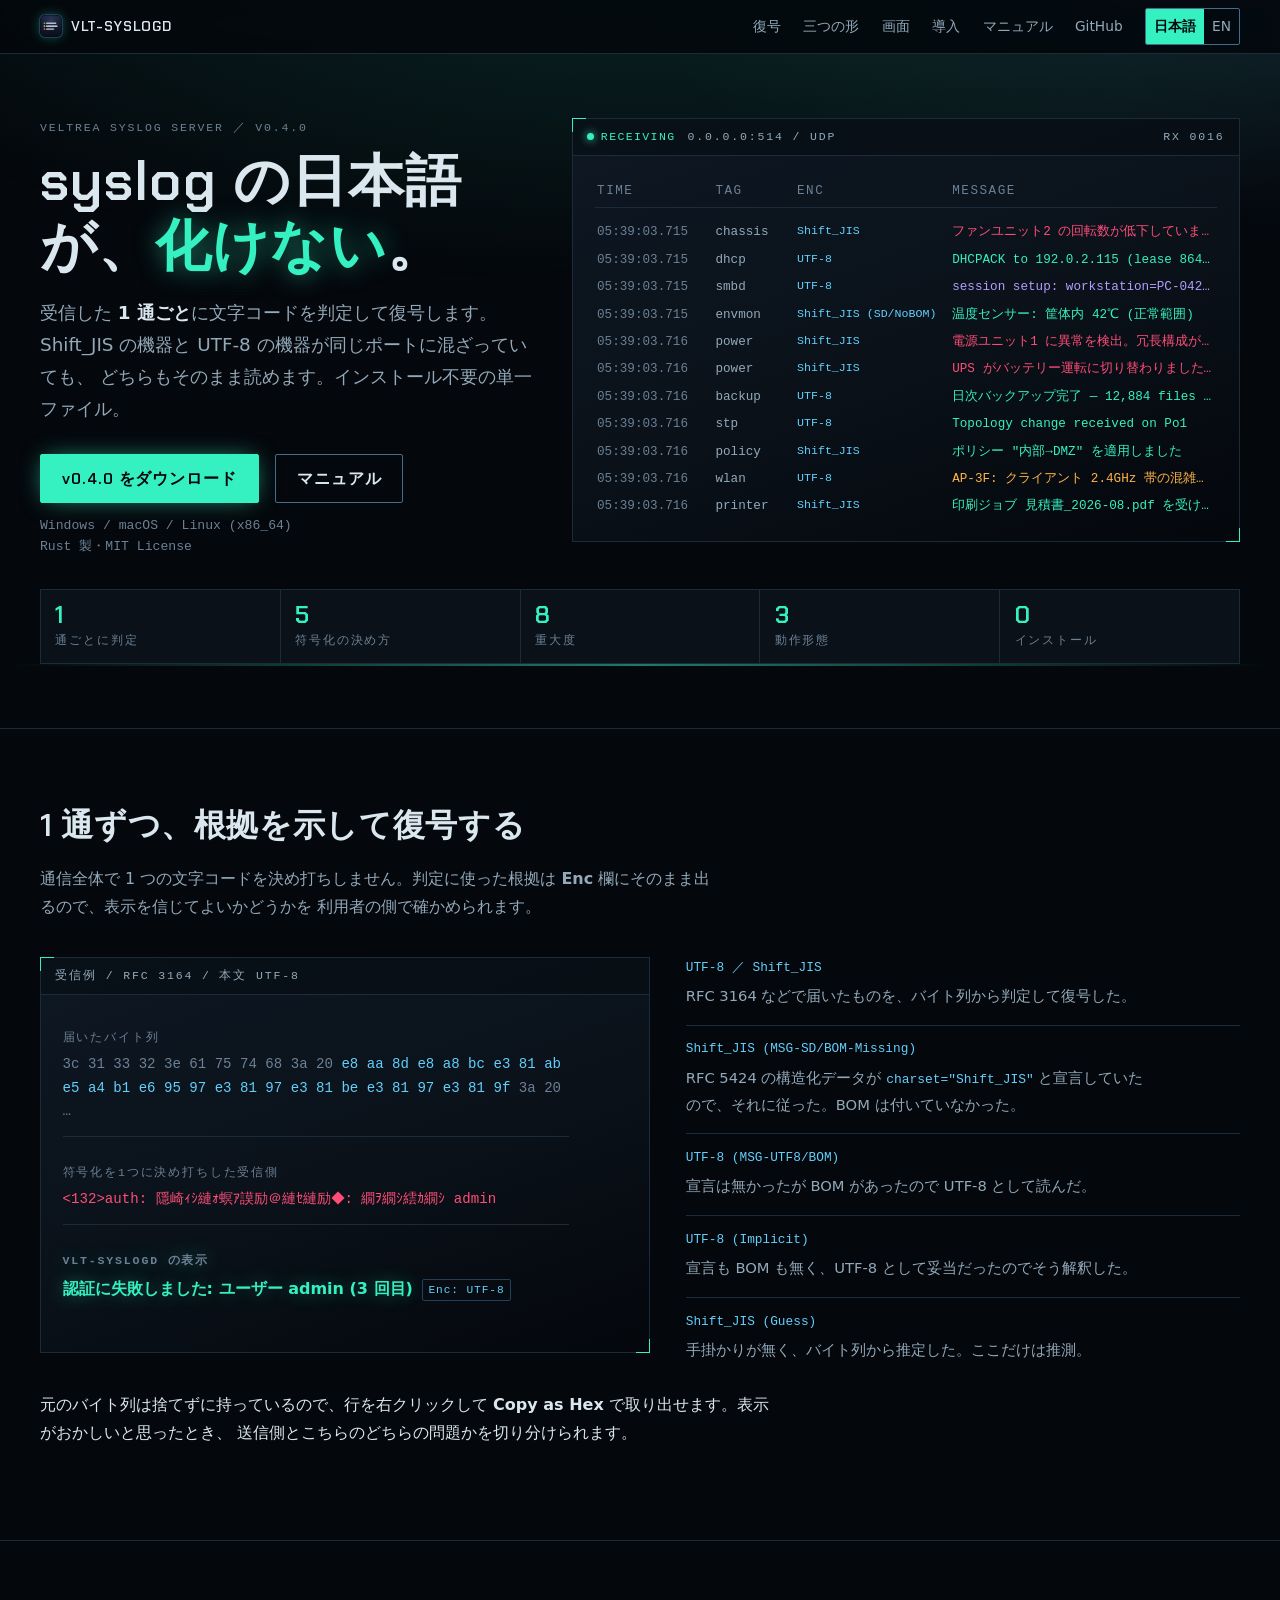
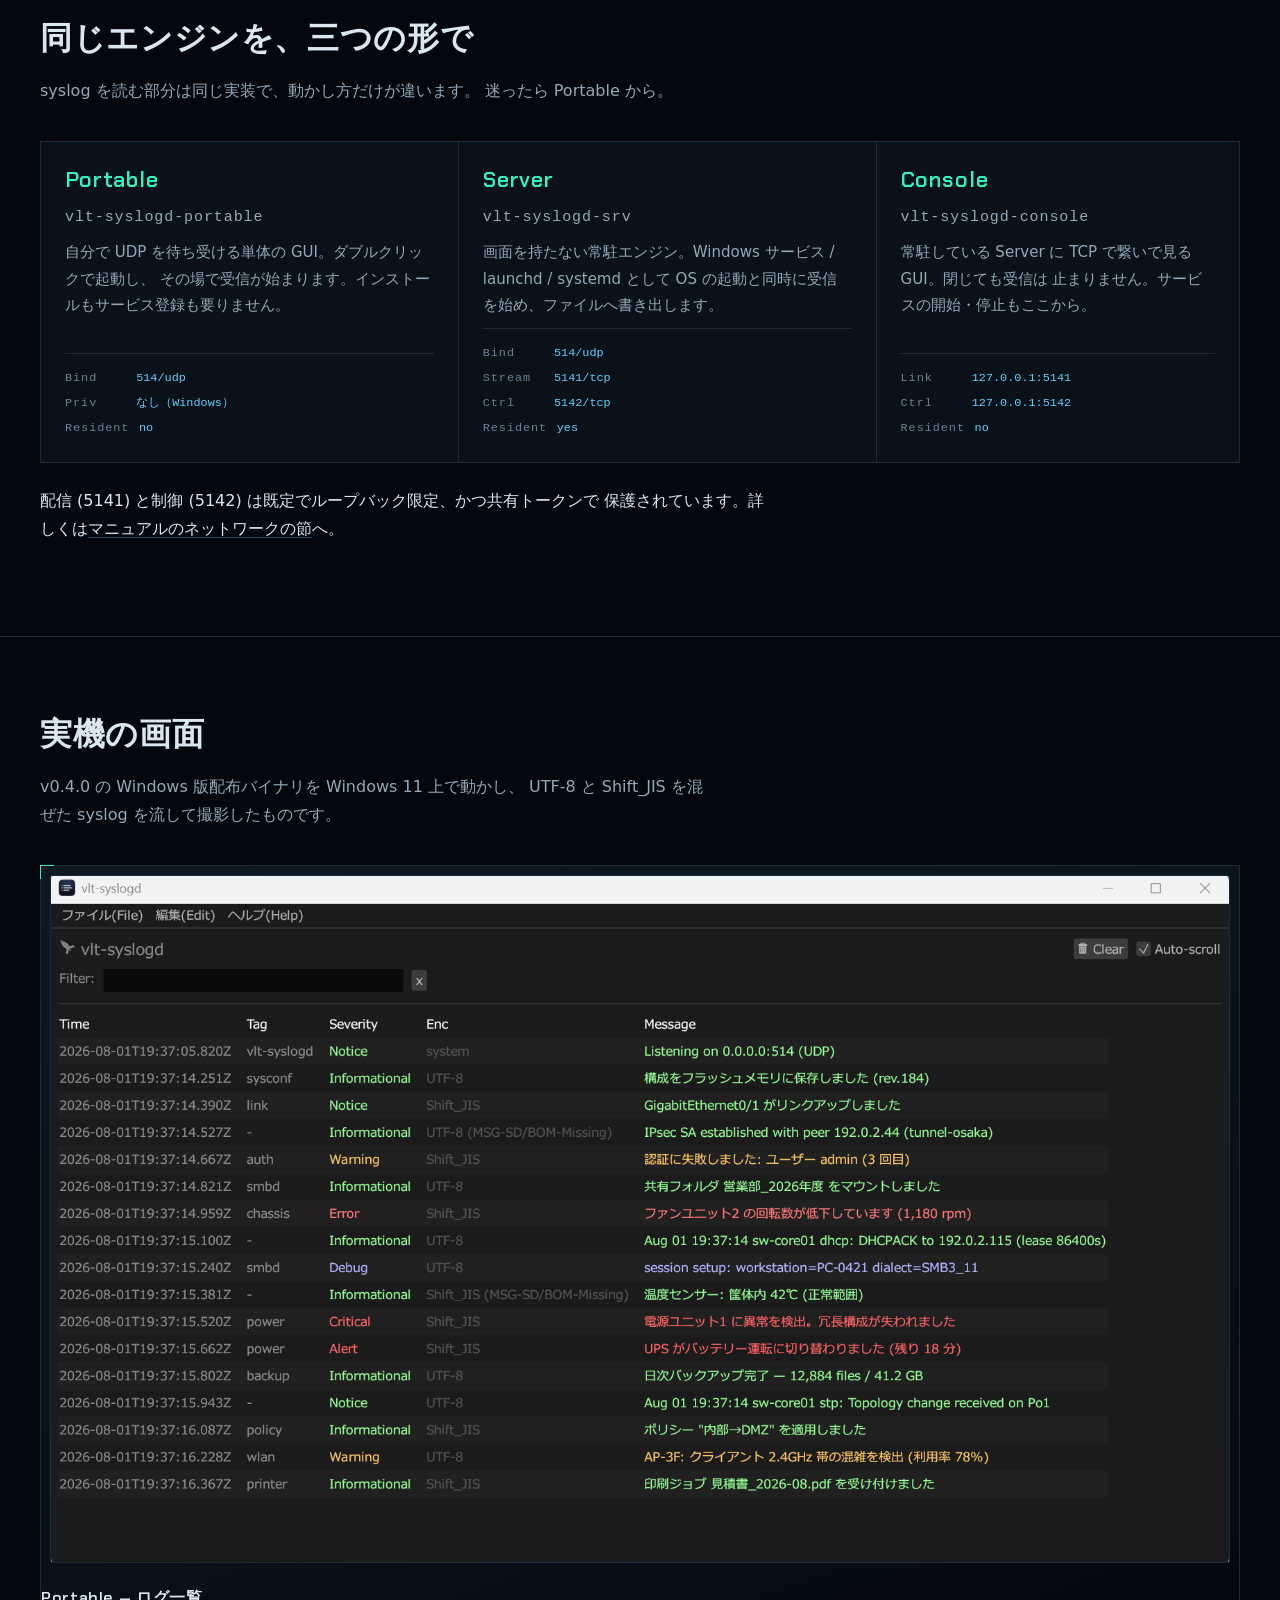
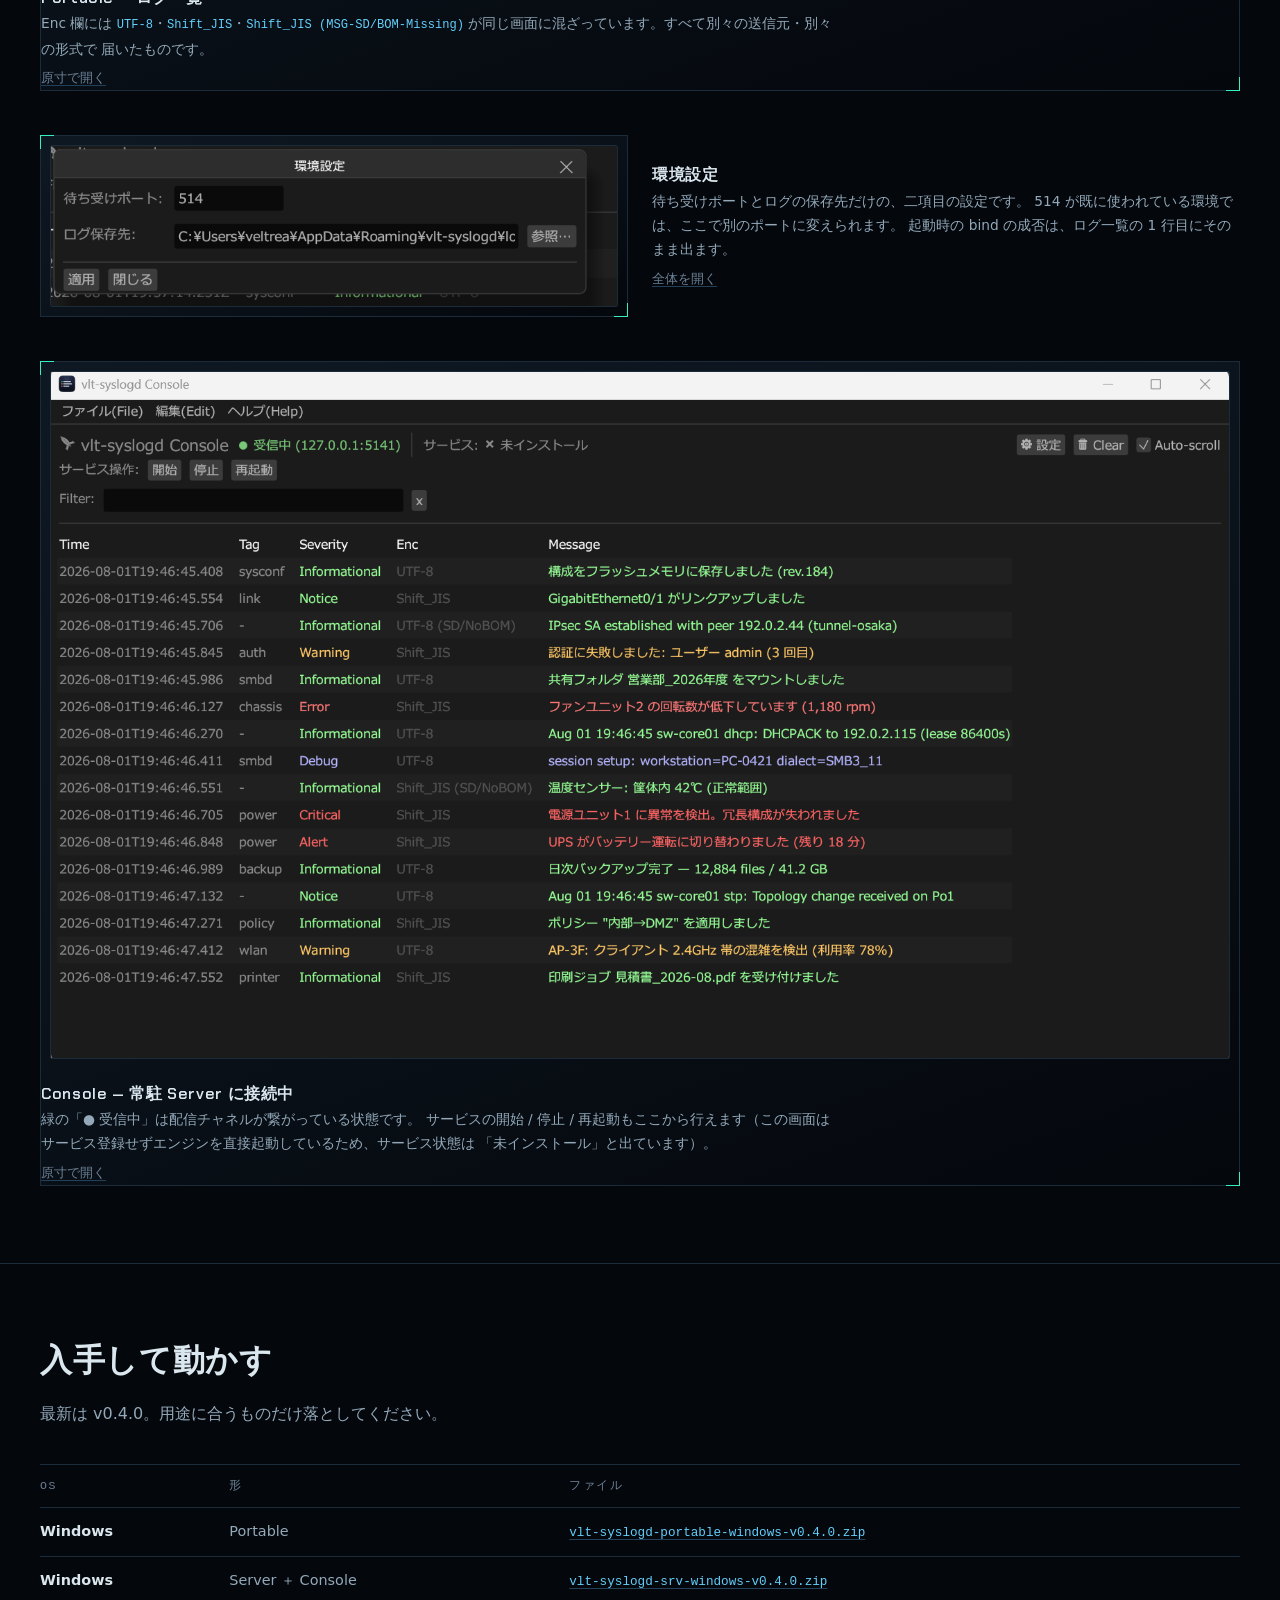
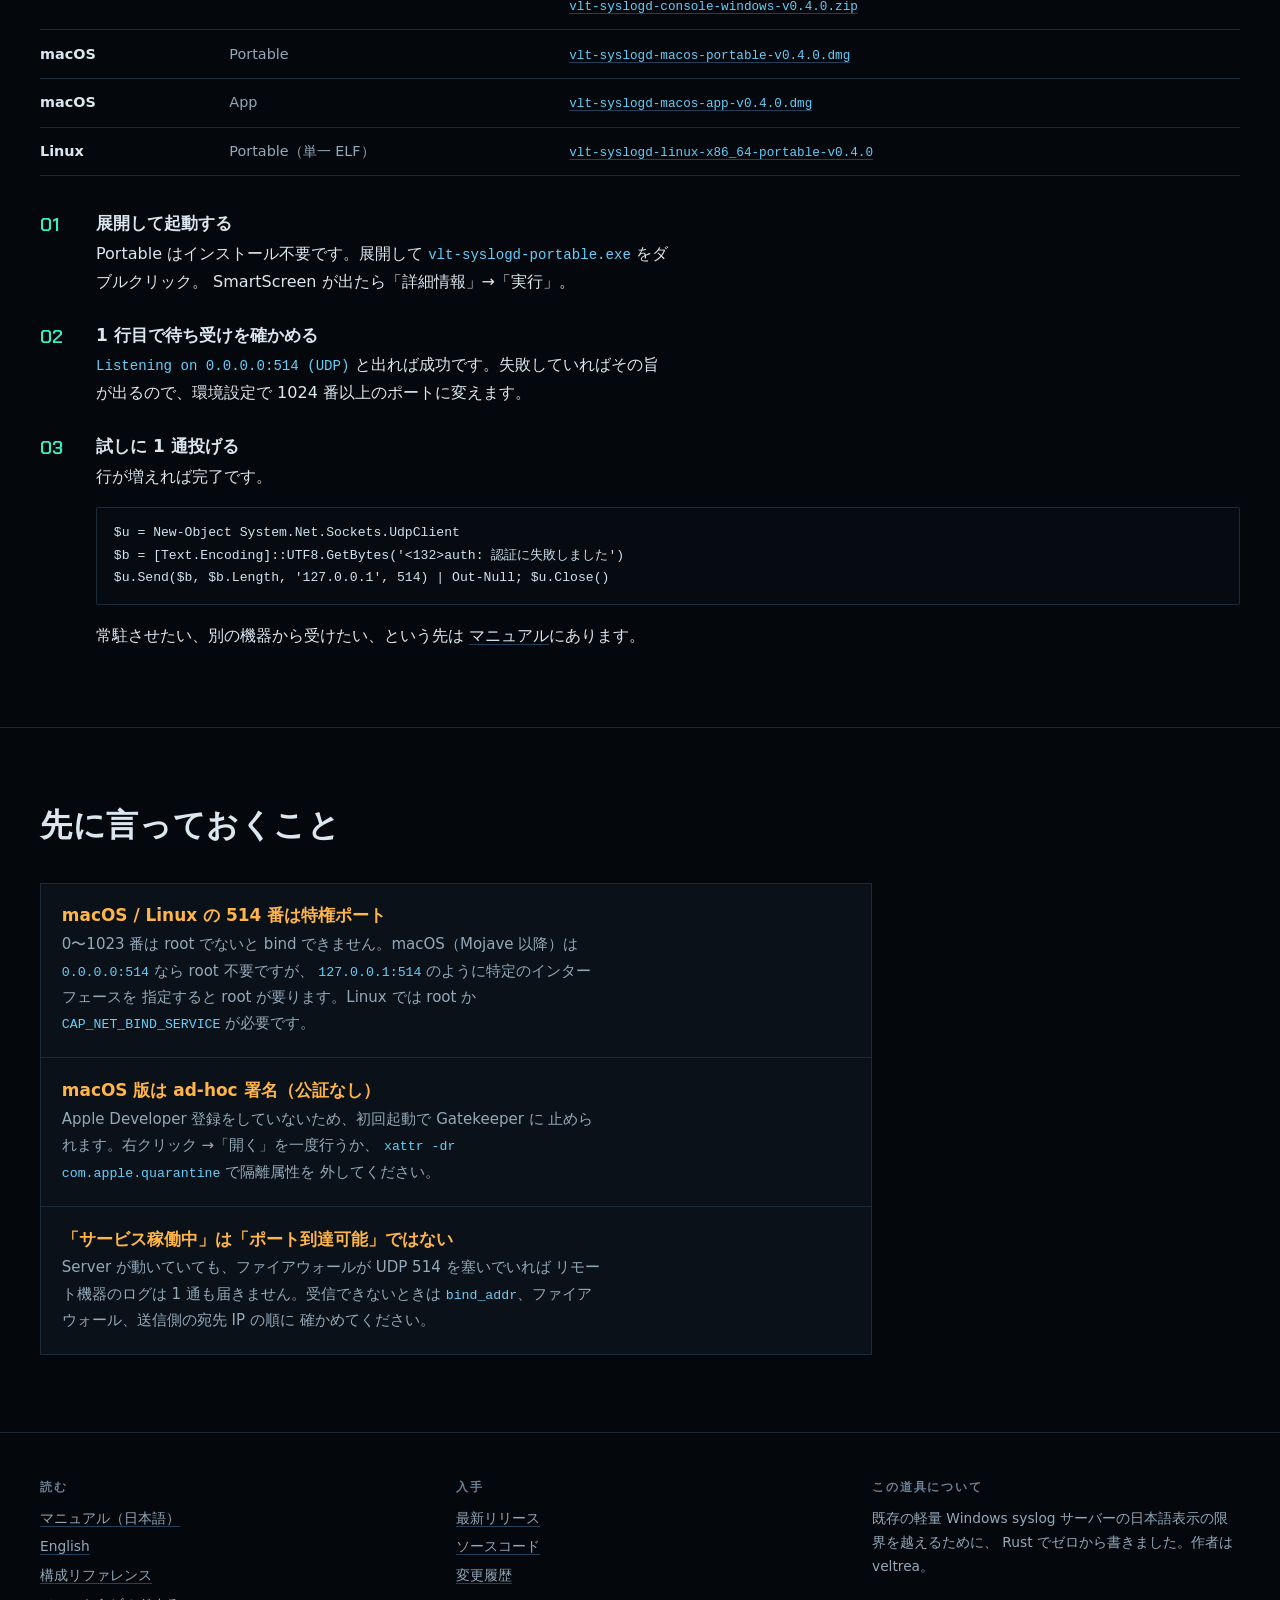
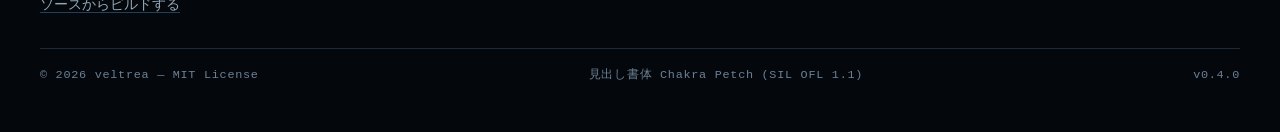
<file: index.html>
<!DOCTYPE html>
<html lang="ja">
  <head>
    <meta charset="utf-8" />
    <meta name="viewport" content="width=device-width, initial-scale=1" />
    <title>Veltrea Syslog Server — 日本語が化けない syslog サーバー</title>
    <meta
      name="description"
      content="syslog を受信して表示する道具。受信した 1 通ごとに文字コードを判定して復号するので、Shift_JIS と UTF-8 が混在しても日本語が化けません。Windows / macOS / Linux、インストール不要の単一ファイル。Rust 製・MIT ライセンス。"
    />
    <link rel="canonical" href="https://veltrea.github.io/vlt-syslogd/" />
    <link rel="alternate" hreflang="ja" href="https://veltrea.github.io/vlt-syslogd/" />
    <link rel="alternate" hreflang="en" href="https://veltrea.github.io/vlt-syslogd/index.en.html" />
    <link rel="icon" href="assets/icon-256.png" type="image/png" />
    <link rel="preload" as="font" type="font/woff2" href="assets/fonts/chakra-subset.woff2" crossorigin />
    <link rel="stylesheet" href="styles.css" />
    <meta property="og:title" content="Veltrea Syslog Server" />
    <meta
      property="og:description"
      content="受信した 1 通ごとに文字コードを判定して復号する syslog サーバー。インストール不要の単一ファイル。"
    />
    <meta property="og:type" content="website" />
    <meta property="og:image" content="assets/portable-main.png" />
  </head>
  <body>
    <!--
      世界: 地上局のテレメトリ・コンソール。
      この製品は遠くの機器から届く流れを受けて読む道具なので、管制卓の言語で組む。
      一面の主役はスクリーンショットではなく「実際に流れているログ」——
      HTML で組んだ卓に、撮影で使ったのと同じ demo feed が 1 行ずつ着信する。
      光らせるのは意味のあるもの（重大度・状態・受信数）だけ。
      prefers-reduced-motion では動きを全部止め、静止した完成形を出す。
    -->
    <a class="skip" href="#main">本文へ移動</a>

    <header class="masthead">
      <a class="masthead__mark" href="./">
        <img src="assets/icon-256.png" alt="" width="22" height="22" />
        <span class="masthead__name">VLT-SYSLOGD</span>
      </a>
      <nav aria-label="サイト内">
        <a class="jump" href="#decode">復号</a>
        <a class="jump" href="#units">三つの形</a>
        <a class="jump" href="#plates">画面</a>
        <a class="jump" href="#install">導入</a>
        <a href="manual.html">マニュアル</a>
        <a href="https://github.com/veltrea/vlt-syslogd">GitHub</a>
        <span class="lang">
          <a href="./" aria-current="true" hreflang="ja">日本語</a>
          <a href="index.en.html" hreflang="en">EN</a>
        </span>
      </nav>
    </header>

    <main id="main">
      <!-- ===== 一面：管制卓 ===== -->
      <section class="console">
        <div class="wrap console__grid">
          <div class="boot">
            <p class="readout">Veltrea Syslog Server ／ v0.4.0</p>
            <h1>syslog の<span class="nowrap">日本語</span>が、<em class="nowrap">化けない</em>。</h1>
            <p class="console__lede">
              受信した <b>1 通ごと</b>に文字コードを判定して復号します。
              Shift_JIS の機器と UTF-8 の機器が同じポートに混ざっていても、
              どちらもそのまま読めます。インストール不要の単一ファイル。
            </p>
            <div class="actions">
              <a
                class="btn"
                href="https://github.com/veltrea/vlt-syslogd/releases/latest"
                >v0.4.0 をダウンロード</a
              >
              <a class="btn btn--plain" href="manual.html">マニュアル</a>
              <span class="meta">
                Windows / macOS / Linux (x86_64)<br />
                Rust 製・MIT License
              </span>
            </div>
          </div>

          <!-- 卓。実際に行が着信する。 -->
          <div class="hud" data-stream>
            <div class="hud__bar">
              <span class="led">RECEIVING</span>
              <span class="readout">0.0.0.0:514 / UDP</span>
              <span class="readout" style="margin-inline-start: auto"
                >RX <span data-count>0000</span></span
              >
            </div>
            <div class="hud__body stream">
              <div class="stream__head" aria-hidden="true">
                <span>Time</span><span>Tag</span><span>Enc</span
                ><span>Message</span>
              </div>
              <div
                class="stream__rows"
                role="log"
                aria-live="off"
                aria-label="受信中の syslog（実演）"
              ></div>
            </div>
          </div>
        </div>

        <div class="wrap">
          <div class="gauges">
            <div class="gauge">
              <b>1</b><span class="readout">通ごとに判定</span>
            </div>
            <div class="gauge">
              <b>5</b><span class="readout">符号化の決め方</span>
            </div>
            <div class="gauge">
              <b>8</b><span class="readout">重大度</span>
            </div>
            <div class="gauge">
              <b>3</b><span class="readout">動作形態</span>
            </div>
            <div class="gauge">
              <b>0</b><span class="readout">インストール</span>
            </div>
          </div>
        </div>
      </section>

      <!-- ===== 復号 ===== -->
      <section class="section" id="decode">
        <div class="wrap">
          <div class="section__head">
            <h2>1 通ずつ、根拠を示して復号する</h2>
            <p class="section__lede">
              通信全体で 1 つの文字コードを決め打ちしません。判定に使った根拠は
              <b>Enc</b> 欄にそのまま出るので、表示を信じてよいかどうかを
              利用者の側で確かめられます。
            </p>
          </div>

          <div class="decode">
            <div class="hud">
              <div class="hud__bar">
                <span class="readout">受信例 / RFC 3164 / 本文 UTF-8</span>
              </div>
              <div class="hud__body">
                <p class="decode__line decode__bytes">
                  <span class="readout">届いたバイト列</span>
                  3c 31 33 32 3e 61 75 74 68 3a 20 <b>e8 aa 8d e8 a8 bc e3 81 ab
                  e5 a4 b1 e6 95 97 e3 81 97 e3 81 be e3 81 97 e3 81 9f</b> 3a 20 …
                </p>
                <p class="decode__line decode__bad">
                  <span class="readout">符号化を1つに決め打ちした受信側</span>
                  &lt;132&gt;auth: 隱崎ｨｼ縺ｫ螟ｱ謨励＠縺ｾ縺励◆: 繝ｦ繝ｼ繧ｶ繝ｼ admin
                </p>
                <p class="decode__line decode__good">
                  <span class="readout">vlt-syslogd の表示</span>
                  認証に失敗しました: ユーザー admin (3 回目)<span class="tagpill"
                    >Enc: UTF-8</span
                  >
                </p>
              </div>
            </div>

            <dl class="enc__list">
              <dt>UTF-8 ／ Shift_JIS</dt>
              <dd>
                RFC 3164 などで届いたものを、バイト列から判定して復号した。
              </dd>

              <dt>Shift_JIS (MSG-SD/BOM-Missing)</dt>
              <dd>
                RFC 5424 の構造化データが <code>charset="Shift_JIS"</code>
                と宣言していたので、それに従った。BOM は付いていなかった。
              </dd>

              <dt>UTF-8 (MSG-UTF8/BOM)</dt>
              <dd>宣言は無かったが BOM があったので UTF-8 として読んだ。</dd>

              <dt>UTF-8 (Implicit)</dt>
              <dd>
                宣言も BOM も無く、UTF-8 として妥当だったのでそう解釈した。
              </dd>

              <dt>Shift_JIS (Guess)</dt>
              <dd>手掛かりが無く、バイト列から推定した。ここだけは推測。</dd>
            </dl>
          </div>

          <p style="margin-top: 1.75rem; max-width: 46em">
            元のバイト列は捨てずに持っているので、行を右クリックして
            <b>Copy as Hex</b> で取り出せます。表示がおかしいと思ったとき、
            送信側とこちらのどちらの問題かを切り分けられます。
          </p>
        </div>
      </section>

      <!-- ===== 三つの形 ===== -->
      <section class="section" id="units">
        <div class="wrap">
          <div class="section__head">
            <h2>同じエンジンを、三つの形で</h2>
            <p class="section__lede">
              syslog を読む部分は同じ実装で、動かし方だけが違います。
              迷ったら Portable から。
            </p>
          </div>

          <div class="units">
            <div class="unit">
              <h3>Portable</h3>
              <p class="unit__id">vlt-syslogd-portable</p>
              <p>
                自分で UDP を待ち受ける単体の GUI。ダブルクリックで起動し、
                その場で受信が始まります。インストールもサービス登録も要りません。
              </p>
              <dl>
                <div><dt>Bind</dt><dd>514/udp</dd></div>
                <div><dt>Priv</dt><dd>なし（Windows）</dd></div>
                <div><dt>Resident</dt><dd>no</dd></div>
              </dl>
            </div>

            <div class="unit">
              <h3>Server</h3>
              <p class="unit__id">vlt-syslogd-srv</p>
              <p>
                画面を持たない常駐エンジン。Windows サービス / launchd / systemd
                として OS の起動と同時に受信を始め、ファイルへ書き出します。
              </p>
              <dl>
                <div><dt>Bind</dt><dd>514/udp</dd></div>
                <div><dt>Stream</dt><dd>5141/tcp</dd></div>
                <div><dt>Ctrl</dt><dd>5142/tcp</dd></div>
                <div><dt>Resident</dt><dd>yes</dd></div>
              </dl>
            </div>

            <div class="unit">
              <h3>Console</h3>
              <p class="unit__id">vlt-syslogd-console</p>
              <p>
                常駐している Server に TCP で繋いで見る GUI。閉じても受信は
                止まりません。サービスの開始・停止もここから。
              </p>
              <dl>
                <div><dt>Link</dt><dd>127.0.0.1:5141</dd></div>
                <div><dt>Ctrl</dt><dd>127.0.0.1:5142</dd></div>
                <div><dt>Resident</dt><dd>no</dd></div>
              </dl>
            </div>
          </div>

          <p style="margin-top: 1.5rem; max-width: 46em">
            配信 (5141) と制御 (5142) は既定でループバック限定、かつ共有トークンで
            保護されています。詳しくは<a href="manual.html#network"
              >マニュアルのネットワークの節</a
            >へ。
          </p>
        </div>
      </section>

      <!-- ===== 実機 ===== -->
      <section class="section" id="plates">
        <div class="wrap">
          <div class="section__head">
            <h2>実機の画面</h2>
            <p class="section__lede">
              v0.4.0 の Windows 版配布バイナリを Windows 11 上で動かし、
              UTF-8 と Shift_JIS を混ぜた syslog を流して撮影したものです。
            </p>
          </div>

          <figure class="plate hud">
            <div class="plate__frame">
              <a href="assets/portable-main.png" target="_blank" rel="noopener">
                <img
                  src="assets/portable-main.png"
                  width="1698"
                  height="989"
                  alt="Portable 版のログ一覧。Time・Tag・Severity・Enc・Message の 5 列に、UTF-8 と Shift_JIS の日本語メッセージが混在して正しく表示されている。"
                />
              </a>
            </div>
            <figcaption class="plate__caption">
              <b>Portable — ログ一覧</b>
              Enc 欄には <code>UTF-8</code>・<code>Shift_JIS</code>・<code
                >Shift_JIS (MSG-SD/BOM-Missing)</code
              >
              が同じ画面に混ざっています。すべて別々の送信元・別々の形式で
              届いたものです。
              <a class="plate__full" href="assets/portable-main.png" target="_blank" rel="noopener"
                >原寸で開く</a
              >
            </figcaption>
          </figure>

          <div class="plate plate--split">
            <div class="hud">
              <div class="plate__frame">
                <a href="assets/portable-prefs.png" target="_blank" rel="noopener">
                  <img
                    src="assets/portable-prefs-detail.png"
                    width="760"
                    height="215"
                    alt="環境設定ダイアログ。待ち受けポート 514 と、ログ保存先のパスが並んでいる。"
                  />
                </a>
              </div>
            </div>
            <div class="plate__caption">
              <b>環境設定</b>
              待ち受けポートとログの保存先だけの、二項目の設定です。
              514 が既に使われている環境では、ここで別のポートに変えられます。
              起動時の bind の成否は、ログ一覧の 1 行目にそのまま出ます。
              <a class="plate__full" href="assets/portable-prefs.png" target="_blank" rel="noopener"
                >全体を開く</a
              >
            </div>
          </div>

          <figure class="plate hud">
            <div class="plate__frame">
              <a href="assets/console-main.png" target="_blank" rel="noopener">
                <img
                  src="assets/console-main.png"
                  width="1698"
                  height="989"
                  alt="Console が Server に接続している画面。上部に緑の「受信中 (127.0.0.1:5141)」表示と、サービスの開始・停止・再起動ボタンが並ぶ。"
                />
              </a>
            </div>
            <figcaption class="plate__caption">
              <b>Console — 常駐 Server に接続中</b>
              緑の「● 受信中」は配信チャネルが繋がっている状態です。
              サービスの開始 / 停止 / 再起動もここから行えます（この画面は
              サービス登録せずエンジンを直接起動しているため、サービス状態は
              「未インストール」と出ています）。
              <a class="plate__full" href="assets/console-main.png" target="_blank" rel="noopener"
                >原寸で開く</a
              >
            </figcaption>
          </figure>
        </div>
      </section>

      <!-- ===== 入手 ===== -->
      <section class="section" id="install">
        <div class="wrap">
          <div class="section__head">
            <h2>入手して動かす</h2>
            <p class="section__lede">
              最新は v0.4.0。用途に合うものだけ落としてください。
            </p>
          </div>

          <div class="table-scroll">
            <table>
              <thead>
                <tr>
                  <th scope="col">OS</th>
                  <th scope="col">形</th>
                  <th scope="col">ファイル</th>
                </tr>
              </thead>
              <tbody>
                <tr>
                  <td>Windows</td>
                  <td>Portable</td>
                  <td>
                    <a
                      href="https://github.com/veltrea/vlt-syslogd/releases/download/v0.4.0/vlt-syslogd-portable-windows-v0.4.0.zip"
                      ><code>vlt-syslogd-portable-windows-v0.4.0.zip</code></a
                    >
                  </td>
                </tr>
                <tr>
                  <td>Windows</td>
                  <td>Server ＋ Console</td>
                  <td>
                    <a
                      href="https://github.com/veltrea/vlt-syslogd/releases/download/v0.4.0/vlt-syslogd-srv-windows-v0.4.0.zip"
                      ><code>vlt-syslogd-srv-windows-v0.4.0.zip</code></a
                    ><br />
                    <a
                      href="https://github.com/veltrea/vlt-syslogd/releases/download/v0.4.0/vlt-syslogd-console-windows-v0.4.0.zip"
                      ><code>vlt-syslogd-console-windows-v0.4.0.zip</code></a
                    >
                  </td>
                </tr>
                <tr>
                  <td>macOS</td>
                  <td>Portable</td>
                  <td>
                    <a
                      href="https://github.com/veltrea/vlt-syslogd/releases/download/v0.4.0/vlt-syslogd-macos-portable-v0.4.0.dmg"
                      ><code>vlt-syslogd-macos-portable-v0.4.0.dmg</code></a
                    >
                  </td>
                </tr>
                <tr>
                  <td>macOS</td>
                  <td>App</td>
                  <td>
                    <a
                      href="https://github.com/veltrea/vlt-syslogd/releases/download/v0.4.0/vlt-syslogd-macos-app-v0.4.0.dmg"
                      ><code>vlt-syslogd-macos-app-v0.4.0.dmg</code></a
                    >
                  </td>
                </tr>
                <tr>
                  <td>Linux</td>
                  <td>Portable（単一 ELF）</td>
                  <td>
                    <a
                      href="https://github.com/veltrea/vlt-syslogd/releases/download/v0.4.0/vlt-syslogd-linux-x86_64-portable-v0.4.0"
                      ><code>vlt-syslogd-linux-x86_64-portable-v0.4.0</code></a
                    >
                  </td>
                </tr>
              </tbody>
            </table>
          </div>

          <ol class="steps" style="margin-top: 2.25rem">
            <li>
              <div>
                <h3>展開して起動する</h3>
                <p style="margin-bottom: 0">
                  Portable はインストール不要です。展開して
                  <code>vlt-syslogd-portable.exe</code> をダブルクリック。
                  SmartScreen が出たら「詳細情報」→「実行」。
                </p>
              </div>
            </li>
            <li>
              <div>
                <h3>1 行目で待ち受けを確かめる</h3>
                <p style="margin-bottom: 0">
                  <code>Listening on 0.0.0.0:514 (UDP)</code>
                  と出れば成功です。失敗していればその旨が出るので、環境設定で
                  1024 番以上のポートに変えます。
                </p>
              </div>
            </li>
            <li>
              <div>
                <h3>試しに 1 通投げる</h3>
                <p>行が増えれば完了です。</p>
                <pre
                  class="cmd"
                ><code>$u = New-Object System.Net.Sockets.UdpClient
$b = [Text.Encoding]::UTF8.GetBytes('&lt;132&gt;auth: 認証に失敗しました')
$u.Send($b, $b.Length, '127.0.0.1', 514) | Out-Null; $u.Close()</code></pre>
                <p style="margin-bottom: 0">
                  常駐させたい、別の機器から受けたい、という先は
                  <a href="manual.html">マニュアル</a>にあります。
                </p>
              </div>
            </li>
          </ol>
        </div>
      </section>

      <!-- ===== 制限 ===== -->
      <section class="section" id="limits">
        <div class="wrap">
          <div class="section__head">
            <h2>先に言っておくこと</h2>
          </div>
          <div class="notes">
            <div class="note">
              <h3>macOS / Linux の 514 番は特権ポート</h3>
              <p>
                0〜1023 番は root でないと bind できません。macOS（Mojave 以降）は
                <code>0.0.0.0:514</code> なら root 不要ですが、
                <code>127.0.0.1:514</code> のように特定のインターフェースを
                指定すると root が要ります。Linux では root か
                <code>CAP_NET_BIND_SERVICE</code> が必要です。
              </p>
            </div>
            <div class="note">
              <h3>macOS 版は ad-hoc 署名（公証なし）</h3>
              <p>
                Apple Developer 登録をしていないため、初回起動で Gatekeeper に
                止められます。右クリック →「開く」を一度行うか、
                <code>xattr -dr com.apple.quarantine</code> で隔離属性を
                外してください。
              </p>
            </div>
            <div class="note">
              <h3>「サービス稼働中」は「ポート到達可能」ではない</h3>
              <p>
                Server が動いていても、ファイアウォールが UDP 514 を塞いでいれば
                リモート機器のログは 1 通も届きません。受信できないときは
                <code>bind_addr</code>、ファイアウォール、送信側の宛先 IP の順に
                確かめてください。
              </p>
            </div>
          </div>
        </div>
      </section>
    </main>

    <footer class="colophon">
      <div class="wrap">
        <div class="colophon__grid">
          <div>
            <h2>読む</h2>
            <ul>
              <li><a href="manual.html">マニュアル（日本語）</a></li>
              <li><a href="index.en.html">English</a></li>
              <li>
                <a
                  href="https://github.com/veltrea/vlt-syslogd/blob/main/DOCS/REFERENCE.ja.md"
                  >構成リファレンス</a
                >
              </li>
              <li>
                <a
                  href="https://github.com/veltrea/vlt-syslogd/blob/main/DOCS/BUILD.ja.md"
                  >ソースからビルドする</a
                >
              </li>
            </ul>
          </div>
          <div>
            <h2>入手</h2>
            <ul>
              <li>
                <a href="https://github.com/veltrea/vlt-syslogd/releases/latest"
                  >最新リリース</a
                >
              </li>
              <li>
                <a href="https://github.com/veltrea/vlt-syslogd">ソースコード</a>
              </li>
              <li>
                <a
                  href="https://github.com/veltrea/vlt-syslogd/blob/main/DOCS/VERSION_HISTORY.ja.md"
                  >変更履歴</a
                >
              </li>
            </ul>
          </div>
          <div>
            <h2>この道具について</h2>
            <p>
              既存の軽量 Windows syslog サーバーの日本語表示の限界を越えるために、
              Rust でゼロから書きました。作者は veltrea。
            </p>
          </div>
        </div>

        <div class="colophon__end">
          <span>© 2026 veltrea — MIT License</span>
          <span>見出し書体 Chakra Petch (SIL OFL 1.1)</span>
          <span>v0.4.0</span>
        </div>
      </div>
    </footer>

    <!-- 卓に流す実演用のデータ。撮影に使った demo feed と同じ内容。 -->
    <script type="application/json" id="feed-data">
      [
        {"k":"ok","tag":"sysconf","enc":"UTF-8","msg":"構成をフラッシュメモリに保存しました (rev.184)"},
        {"k":"ok","tag":"link","enc":"Shift_JIS","msg":"GigabitEthernet0/1 がリンクアップしました"},
        {"k":"ok","tag":"vpn","enc":"UTF-8 (SD/NoBOM)","msg":"IPsec SA established with peer 192.0.2.44 (tunnel-osaka)"},
        {"k":"warn","tag":"auth","enc":"Shift_JIS","msg":"認証に失敗しました: ユーザー admin (3 回目)"},
        {"k":"ok","tag":"smbd","enc":"UTF-8","msg":"共有フォルダ 営業部_2026年度 をマウントしました"},
        {"k":"error","tag":"chassis","enc":"Shift_JIS","msg":"ファンユニット2 の回転数が低下しています (1,180 rpm)"},
        {"k":"ok","tag":"dhcp","enc":"UTF-8","msg":"DHCPACK to 192.0.2.115 (lease 86400s)"},
        {"k":"debug","tag":"smbd","enc":"UTF-8","msg":"session setup: workstation=PC-0421 dialect=SMB3_11"},
        {"k":"ok","tag":"envmon","enc":"Shift_JIS (SD/NoBOM)","msg":"温度センサー: 筐体内 42℃ (正常範囲)"},
        {"k":"error","tag":"power","enc":"Shift_JIS","msg":"電源ユニット1 に異常を検出。冗長構成が失われました"},
        {"k":"error","tag":"power","enc":"Shift_JIS","msg":"UPS がバッテリー運転に切り替わりました (残り 18 分)"},
        {"k":"ok","tag":"backup","enc":"UTF-8","msg":"日次バックアップ完了 — 12,884 files / 41.2 GB"},
        {"k":"ok","tag":"stp","enc":"UTF-8","msg":"Topology change received on Po1"},
        {"k":"ok","tag":"policy","enc":"Shift_JIS","msg":"ポリシー \"内部→DMZ\" を適用しました"},
        {"k":"warn","tag":"wlan","enc":"UTF-8","msg":"AP-3F: クライアント 2.4GHz 帯の混雑を検出 (利用率 78%)"},
        {"k":"ok","tag":"printer","enc":"Shift_JIS","msg":"印刷ジョブ 見積書_2026-08.pdf を受け付けました"}
      ]
    </script>

    <script src="site.js" defer></script>
  </body>
</html>
</file>
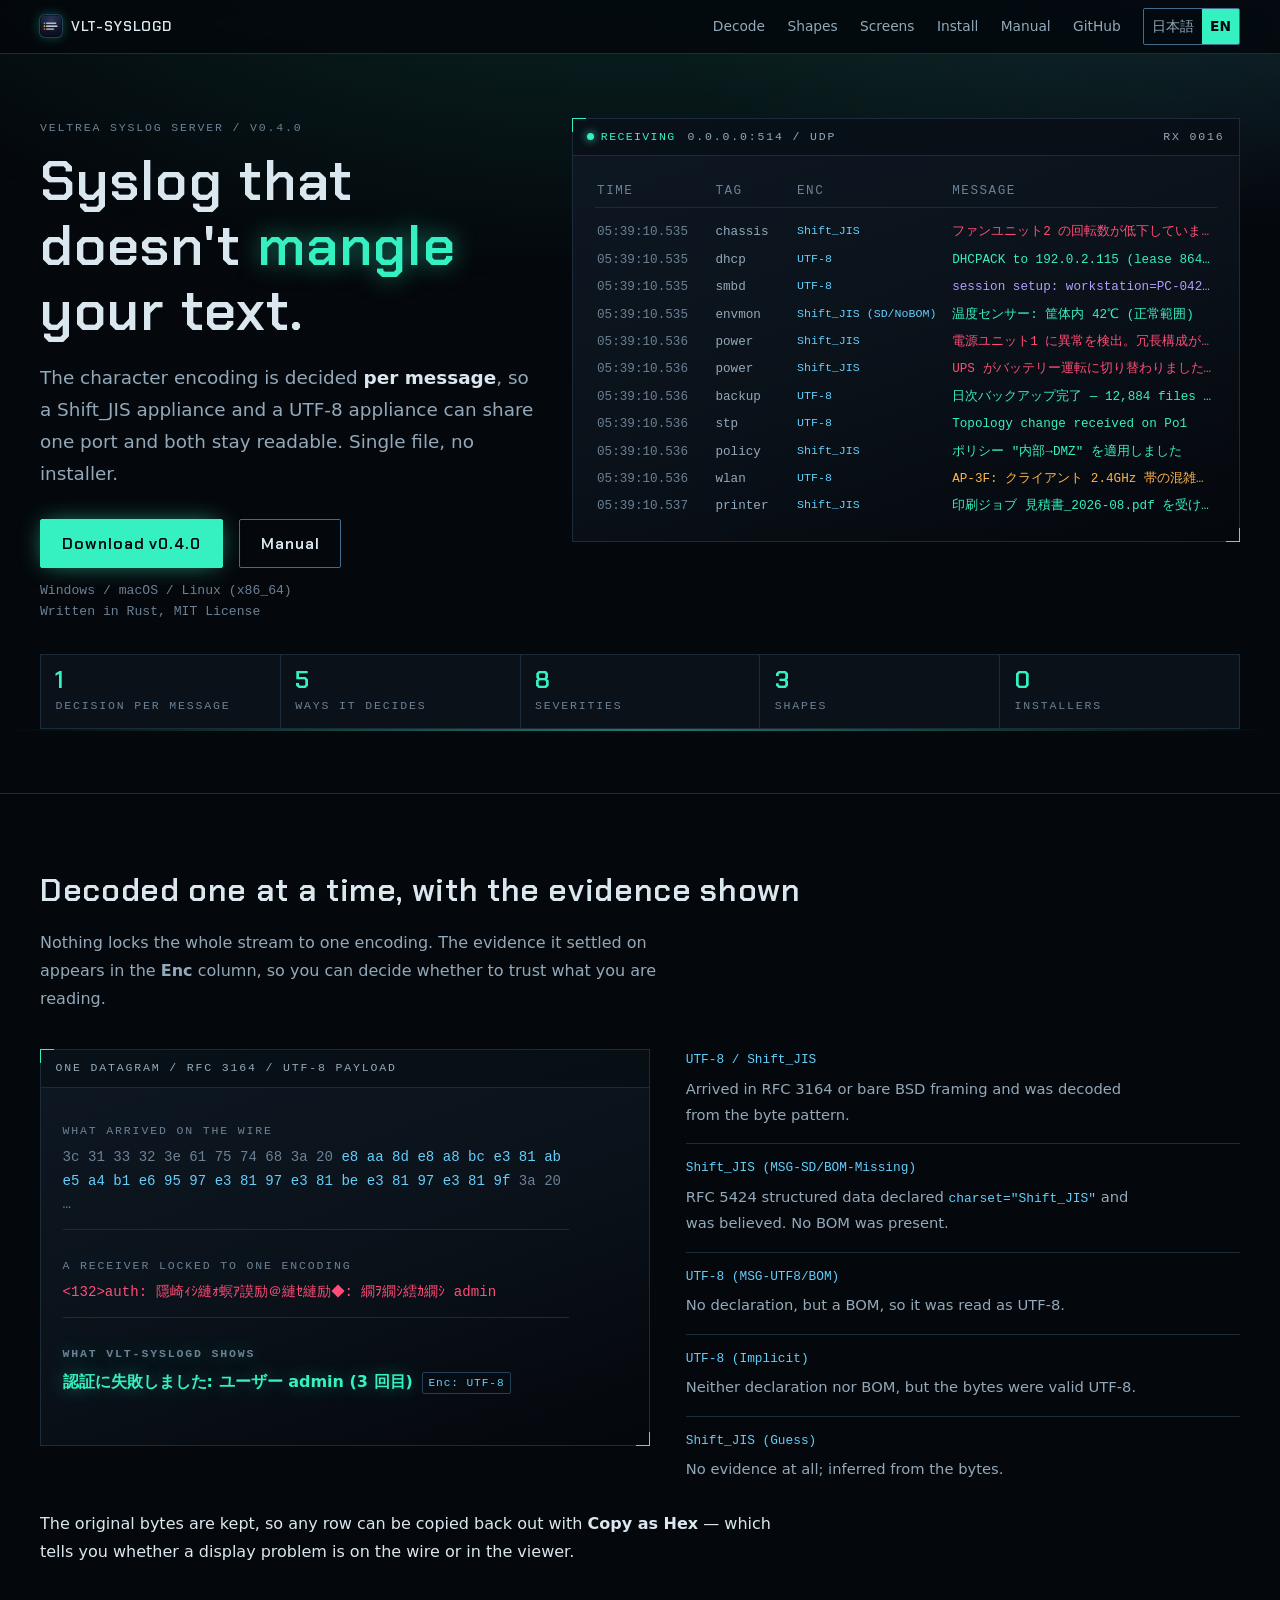
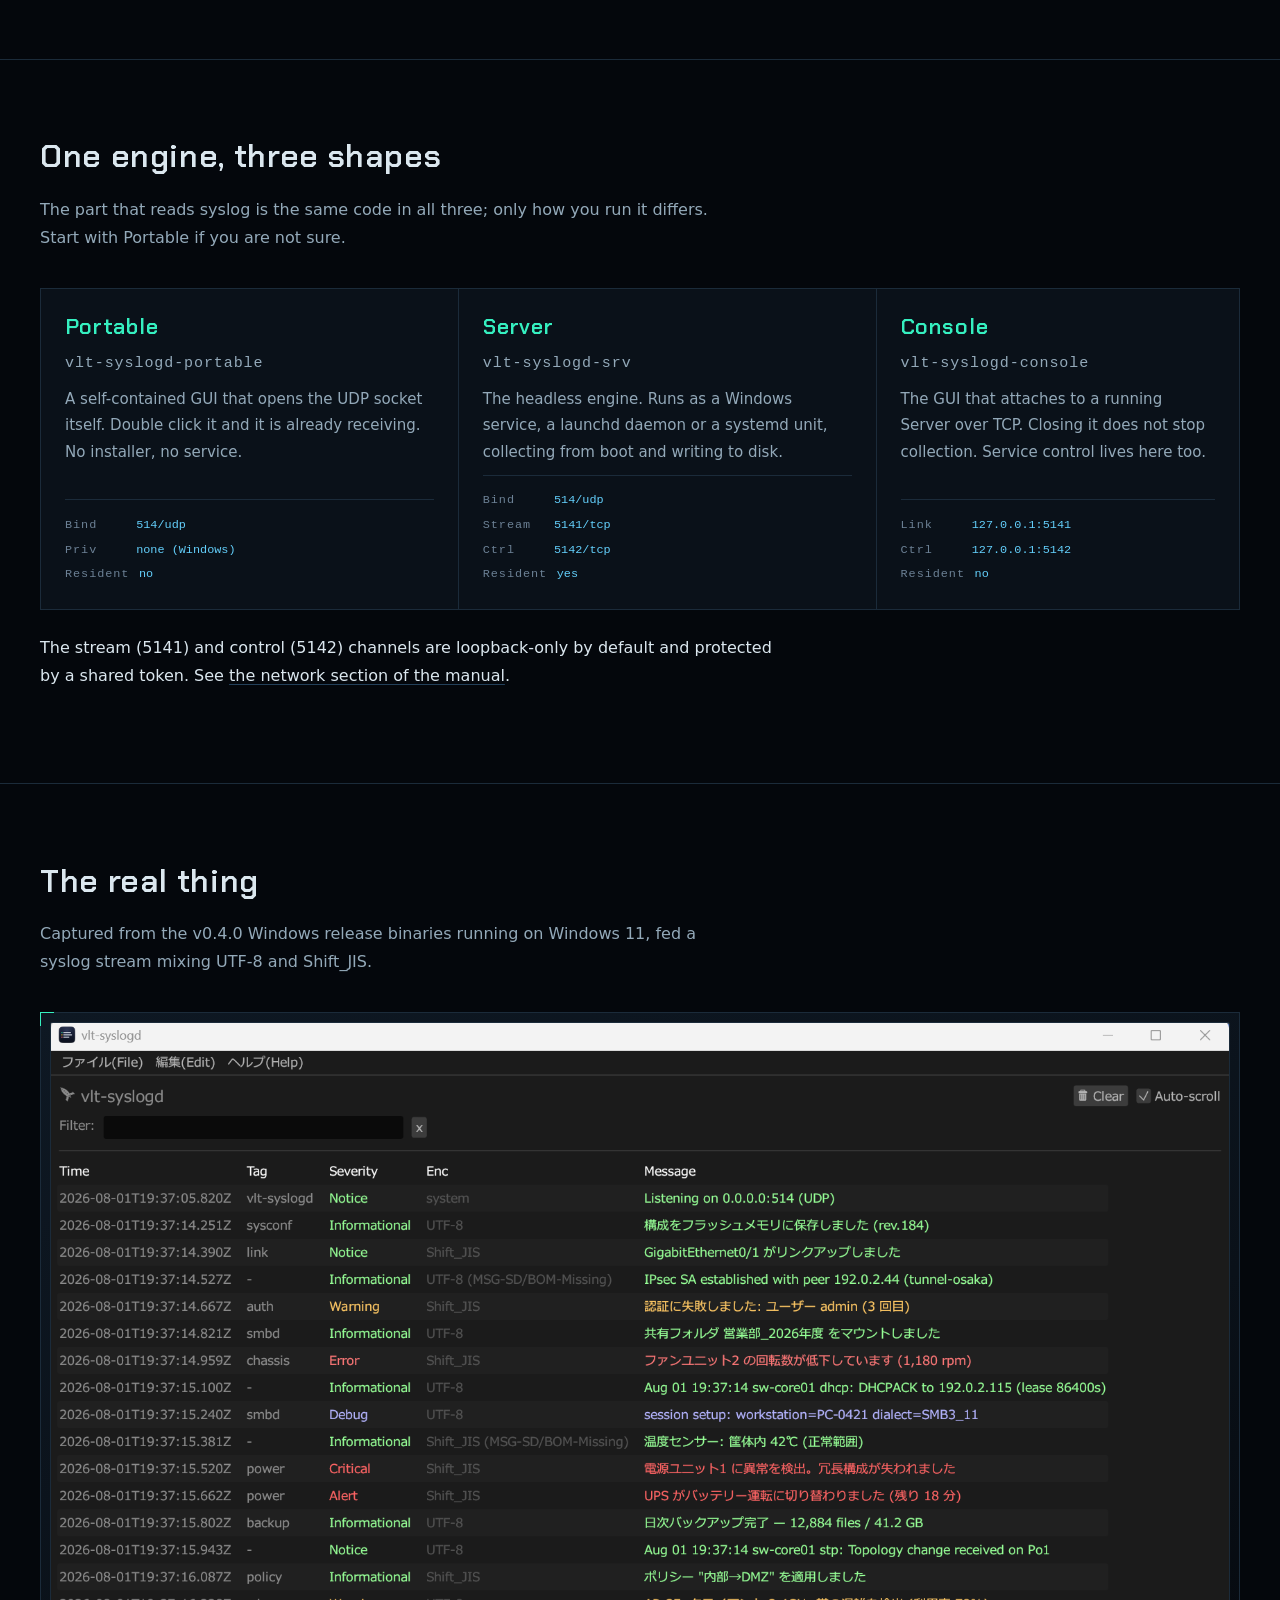
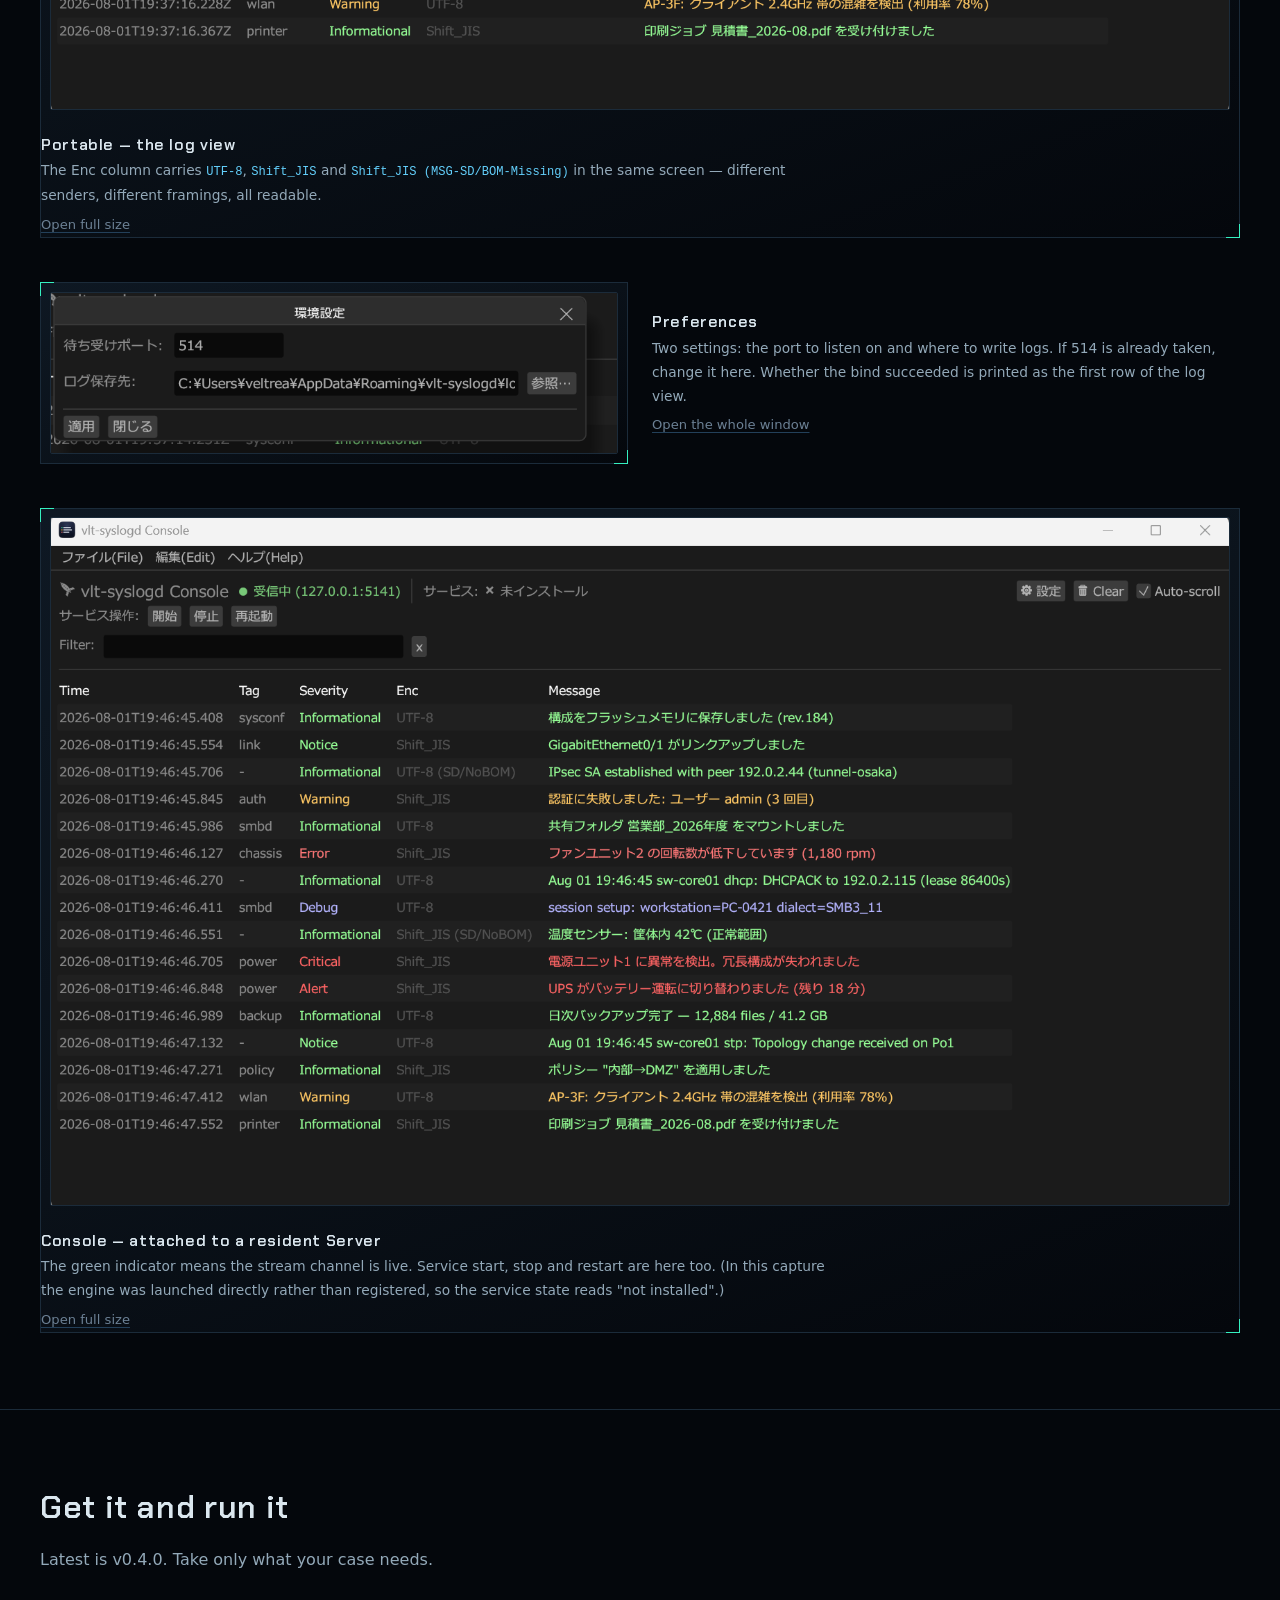
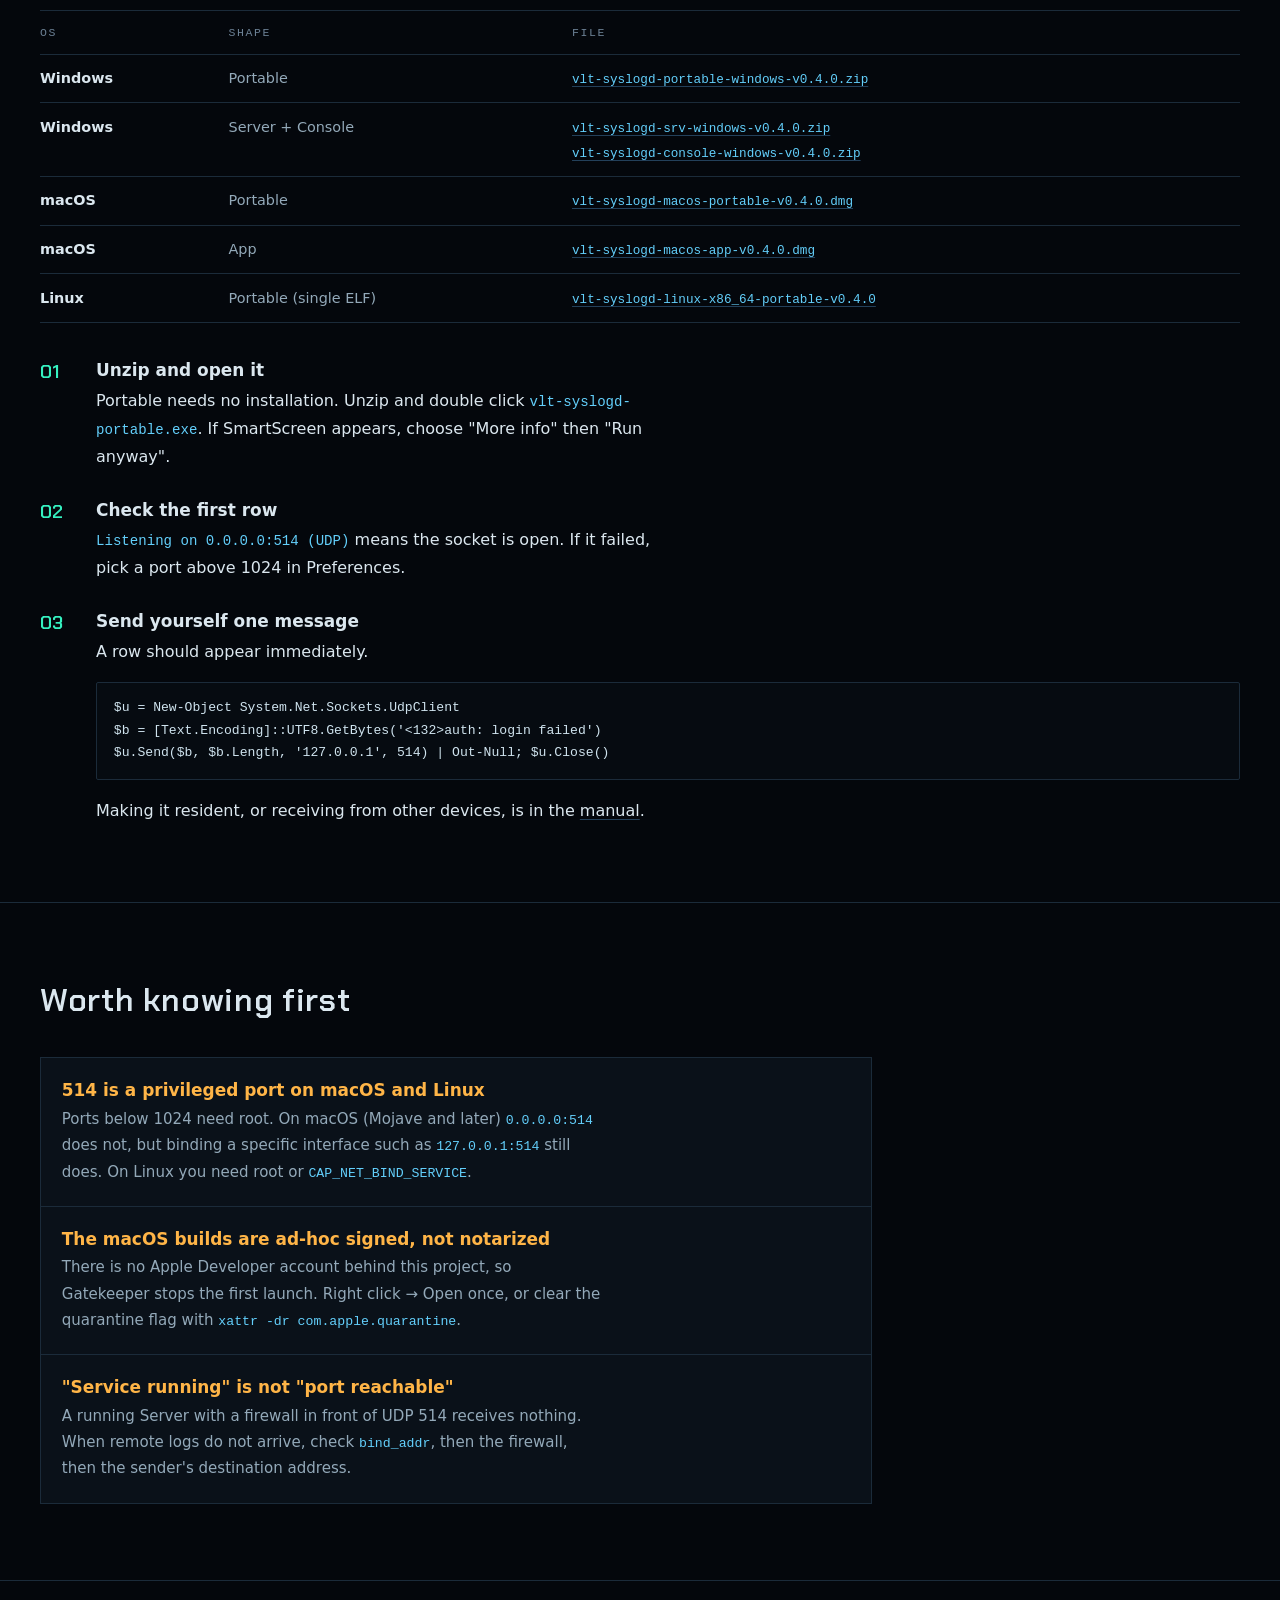
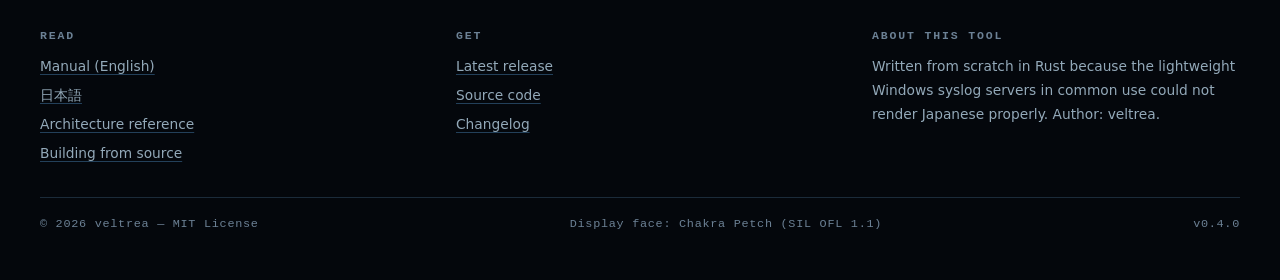
<file: index.en.html>
<!DOCTYPE html>
<html lang="en">
  <head>
    <meta charset="utf-8" />
    <meta name="viewport" content="width=device-width, initial-scale=1" />
    <title>Veltrea Syslog Server — syslog that doesn't mangle your text</title>
    <meta
      name="description"
      content="A syslog receiver that decides the character encoding per message, so Shift_JIS and UTF-8 devices can share one port and stay readable. Windows, macOS and Linux. Single file, no install. Written in Rust, MIT licensed."
    />
    <link rel="canonical" href="https://veltrea.github.io/vlt-syslogd/index.en.html" />
    <link rel="alternate" hreflang="ja" href="https://veltrea.github.io/vlt-syslogd/" />
    <link rel="alternate" hreflang="en" href="https://veltrea.github.io/vlt-syslogd/index.en.html" />
    <link rel="icon" href="assets/icon-256.png" type="image/png" />
    <link rel="preload" as="font" type="font/woff2" href="assets/fonts/chakra-subset.woff2" crossorigin />
    <link rel="stylesheet" href="styles.css" />
    <meta property="og:title" content="Veltrea Syslog Server" />
    <meta
      property="og:description"
      content="A syslog receiver that decides the character encoding per message and shows you which one it used."
    />
    <meta property="og:type" content="website" />
    <meta property="og:image" content="assets/portable-main.png" />
  </head>
  <body>
    <!--
      World: a ground-station telemetry console. This product receives streams from
      remote devices, so the page speaks the language of a control desk.
      The lead is not a screenshot but a live log: an HTML console where the same demo
      feed used for the real captures arrives one line at a time.
      Only meaningful things glow (severity, state, receive count).
      Under prefers-reduced-motion everything stops and the finished state is shown.
    -->
    <a class="skip" href="#main">Skip to content</a>

    <header class="masthead">
      <a class="masthead__mark" href="index.en.html">
        <img src="assets/icon-256.png" alt="" width="22" height="22" />
        <span class="masthead__name">VLT-SYSLOGD</span>
      </a>
      <nav aria-label="Site">
        <a class="jump" href="#decode">Decode</a>
        <a class="jump" href="#units">Shapes</a>
        <a class="jump" href="#plates">Screens</a>
        <a class="jump" href="#install">Install</a>
        <a href="manual.en.html">Manual</a>
        <a href="https://github.com/veltrea/vlt-syslogd">GitHub</a>
        <span class="lang">
          <a href="./" hreflang="ja">日本語</a>
          <a href="index.en.html" aria-current="true" hreflang="en">EN</a>
        </span>
      </nav>
    </header>

    <main id="main">
      <section class="console">
        <div class="wrap console__grid">
          <div class="boot">
            <p class="readout">Veltrea Syslog Server / v0.4.0</p>
            <h1>Syslog that doesn't <em class="nowrap">mangle</em> your text.</h1>
            <p class="console__lede">
              The character encoding is decided <b>per message</b>, so a
              Shift_JIS appliance and a UTF-8 appliance can share one port and
              both stay readable. Single file, no installer.
            </p>
            <div class="actions">
              <a
                class="btn"
                href="https://github.com/veltrea/vlt-syslogd/releases/latest"
                >Download v0.4.0</a
              >
              <a class="btn btn--plain" href="manual.en.html">Manual</a>
              <span class="meta">
                Windows / macOS / Linux (x86_64)<br />
                Written in Rust, MIT License
              </span>
            </div>
          </div>

          <div class="hud" data-stream>
            <div class="hud__bar">
              <span class="led">RECEIVING</span>
              <span class="readout">0.0.0.0:514 / UDP</span>
              <span class="readout" style="margin-inline-start: auto"
                >RX <span data-count>0000</span></span
              >
            </div>
            <div class="hud__body stream">
              <div class="stream__head" aria-hidden="true">
                <span>Time</span><span>Tag</span><span>Enc</span
                ><span>Message</span>
              </div>
              <div
                class="stream__rows"
                role="log"
                aria-live="off"
                aria-label="Live syslog demonstration"
              ></div>
            </div>
          </div>
        </div>

        <div class="wrap">
          <div class="gauges">
            <div class="gauge">
              <b>1</b><span class="readout">decision per message</span>
            </div>
            <div class="gauge">
              <b>5</b><span class="readout">ways it decides</span>
            </div>
            <div class="gauge"><b>8</b><span class="readout">severities</span></div>
            <div class="gauge"><b>3</b><span class="readout">shapes</span></div>
            <div class="gauge"><b>0</b><span class="readout">installers</span></div>
          </div>
        </div>
      </section>

      <section class="section" id="decode">
        <div class="wrap">
          <div class="section__head">
            <h2>Decoded one at a time, with the evidence shown</h2>
            <p class="section__lede">
              Nothing locks the whole stream to one encoding. The evidence it
              settled on appears in the <b>Enc</b> column, so you can decide
              whether to trust what you are reading.
            </p>
          </div>

          <div class="decode">
            <div class="hud">
              <div class="hud__bar">
                <span class="readout">One datagram / RFC 3164 / UTF-8 payload</span>
              </div>
              <div class="hud__body">
                <p class="decode__line decode__bytes">
                  <span class="readout">What arrived on the wire</span>
                  3c 31 33 32 3e 61 75 74 68 3a 20 <b>e8 aa 8d e8 a8 bc e3 81 ab
                  e5 a4 b1 e6 95 97 e3 81 97 e3 81 be e3 81 97 e3 81 9f</b> 3a 20 …
                </p>
                <p class="decode__line decode__bad">
                  <span class="readout">A receiver locked to one encoding</span>
                  &lt;132&gt;auth: 隱崎ｨｼ縺ｫ螟ｱ謨励＠縺ｾ縺励◆: 繝ｦ繝ｼ繧ｶ繝ｼ admin
                </p>
                <p class="decode__line decode__good">
                  <span class="readout">What vlt-syslogd shows</span>
                  認証に失敗しました: ユーザー admin (3 回目)<span class="tagpill"
                    >Enc: UTF-8</span
                  >
                </p>
              </div>
            </div>

            <dl class="enc__list">
              <dt>UTF-8 / Shift_JIS</dt>
              <dd>
                Arrived in RFC 3164 or bare BSD framing and was decoded from the
                byte pattern.
              </dd>

              <dt>Shift_JIS (MSG-SD/BOM-Missing)</dt>
              <dd>
                RFC 5424 structured data declared
                <code>charset="Shift_JIS"</code> and was believed. No BOM was
                present.
              </dd>

              <dt>UTF-8 (MSG-UTF8/BOM)</dt>
              <dd>No declaration, but a BOM, so it was read as UTF-8.</dd>

              <dt>UTF-8 (Implicit)</dt>
              <dd>
                Neither declaration nor BOM, but the bytes were valid UTF-8.
              </dd>

              <dt>Shift_JIS (Guess)</dt>
              <dd>No evidence at all; inferred from the bytes.</dd>
            </dl>
          </div>

          <p style="margin-top: 1.75rem; max-width: 46em">
            The original bytes are kept, so any row can be copied back out with
            <b>Copy as Hex</b> — which tells you whether a display problem is on
            the wire or in the viewer.
          </p>
        </div>
      </section>

      <section class="section" id="units">
        <div class="wrap">
          <div class="section__head">
            <h2>One engine, three shapes</h2>
            <p class="section__lede">
              The part that reads syslog is the same code in all three; only how
              you run it differs. Start with Portable if you are not sure.
            </p>
          </div>

          <div class="units">
            <div class="unit">
              <h3>Portable</h3>
              <p class="unit__id">vlt-syslogd-portable</p>
              <p>
                A self-contained GUI that opens the UDP socket itself. Double
                click it and it is already receiving. No installer, no service.
              </p>
              <dl>
                <div><dt>Bind</dt><dd>514/udp</dd></div>
                <div><dt>Priv</dt><dd>none (Windows)</dd></div>
                <div><dt>Resident</dt><dd>no</dd></div>
              </dl>
            </div>

            <div class="unit">
              <h3>Server</h3>
              <p class="unit__id">vlt-syslogd-srv</p>
              <p>
                The headless engine. Runs as a Windows service, a launchd daemon
                or a systemd unit, collecting from boot and writing to disk.
              </p>
              <dl>
                <div><dt>Bind</dt><dd>514/udp</dd></div>
                <div><dt>Stream</dt><dd>5141/tcp</dd></div>
                <div><dt>Ctrl</dt><dd>5142/tcp</dd></div>
                <div><dt>Resident</dt><dd>yes</dd></div>
              </dl>
            </div>

            <div class="unit">
              <h3>Console</h3>
              <p class="unit__id">vlt-syslogd-console</p>
              <p>
                The GUI that attaches to a running Server over TCP. Closing it
                does not stop collection. Service control lives here too.
              </p>
              <dl>
                <div><dt>Link</dt><dd>127.0.0.1:5141</dd></div>
                <div><dt>Ctrl</dt><dd>127.0.0.1:5142</dd></div>
                <div><dt>Resident</dt><dd>no</dd></div>
              </dl>
            </div>
          </div>

          <p style="margin-top: 1.5rem; max-width: 46em">
            The stream (5141) and control (5142) channels are loopback-only by
            default and protected by a shared token. See
            <a href="manual.en.html#network">the network section of the manual</a>.
          </p>
        </div>
      </section>

      <section class="section" id="plates">
        <div class="wrap">
          <div class="section__head">
            <h2>The real thing</h2>
            <p class="section__lede">
              Captured from the v0.4.0 Windows release binaries running on
              Windows 11, fed a syslog stream mixing UTF-8 and Shift_JIS.
            </p>
          </div>

          <figure class="plate hud">
            <div class="plate__frame">
              <a href="assets/portable-main.png" target="_blank" rel="noopener">
                <img
                  src="assets/portable-main.png"
                  width="1698"
                  height="989"
                  alt="The Portable log view: five columns — Time, Tag, Severity, Enc, Message — showing UTF-8 and Shift_JIS Japanese messages rendered correctly side by side."
                />
              </a>
            </div>
            <figcaption class="plate__caption">
              <b>Portable — the log view</b>
              The Enc column carries <code>UTF-8</code>, <code>Shift_JIS</code>
              and <code>Shift_JIS (MSG-SD/BOM-Missing)</code> in the same screen
              — different senders, different framings, all readable.
              <a class="plate__full" href="assets/portable-main.png" target="_blank" rel="noopener"
                >Open full size</a
              >
            </figcaption>
          </figure>

          <div class="plate plate--split">
            <div class="hud">
              <div class="plate__frame">
                <a href="assets/portable-prefs.png" target="_blank" rel="noopener">
                  <img
                    src="assets/portable-prefs-detail.png"
                    width="760"
                    height="215"
                    alt="The preferences dialog: listening port 514 and the log directory path."
                  />
                </a>
              </div>
            </div>
            <div class="plate__caption">
              <b>Preferences</b>
              Two settings: the port to listen on and where to write logs. If 514
              is already taken, change it here. Whether the bind succeeded is
              printed as the first row of the log view.
              <a class="plate__full" href="assets/portable-prefs.png" target="_blank" rel="noopener"
                >Open the whole window</a
              >
            </div>
          </div>

          <figure class="plate hud">
            <div class="plate__frame">
              <a href="assets/console-main.png" target="_blank" rel="noopener">
                <img
                  src="assets/console-main.png"
                  width="1698"
                  height="989"
                  alt="Console attached to Server: a green 'receiving (127.0.0.1:5141)' indicator and start/stop/restart service buttons."
                />
              </a>
            </div>
            <figcaption class="plate__caption">
              <b>Console — attached to a resident Server</b>
              The green indicator means the stream channel is live. Service
              start, stop and restart are here too. (In this capture the engine
              was launched directly rather than registered, so the service state
              reads "not installed".)
              <a class="plate__full" href="assets/console-main.png" target="_blank" rel="noopener"
                >Open full size</a
              >
            </figcaption>
          </figure>
        </div>
      </section>

      <section class="section" id="install">
        <div class="wrap">
          <div class="section__head">
            <h2>Get it and run it</h2>
            <p class="section__lede">
              Latest is v0.4.0. Take only what your case needs.
            </p>
          </div>

          <div class="table-scroll">
            <table>
              <thead>
                <tr>
                  <th scope="col">OS</th>
                  <th scope="col">Shape</th>
                  <th scope="col">File</th>
                </tr>
              </thead>
              <tbody>
                <tr>
                  <td>Windows</td>
                  <td>Portable</td>
                  <td>
                    <a
                      href="https://github.com/veltrea/vlt-syslogd/releases/download/v0.4.0/vlt-syslogd-portable-windows-v0.4.0.zip"
                      ><code>vlt-syslogd-portable-windows-v0.4.0.zip</code></a
                    >
                  </td>
                </tr>
                <tr>
                  <td>Windows</td>
                  <td>Server + Console</td>
                  <td>
                    <a
                      href="https://github.com/veltrea/vlt-syslogd/releases/download/v0.4.0/vlt-syslogd-srv-windows-v0.4.0.zip"
                      ><code>vlt-syslogd-srv-windows-v0.4.0.zip</code></a
                    ><br />
                    <a
                      href="https://github.com/veltrea/vlt-syslogd/releases/download/v0.4.0/vlt-syslogd-console-windows-v0.4.0.zip"
                      ><code>vlt-syslogd-console-windows-v0.4.0.zip</code></a
                    >
                  </td>
                </tr>
                <tr>
                  <td>macOS</td>
                  <td>Portable</td>
                  <td>
                    <a
                      href="https://github.com/veltrea/vlt-syslogd/releases/download/v0.4.0/vlt-syslogd-macos-portable-v0.4.0.dmg"
                      ><code>vlt-syslogd-macos-portable-v0.4.0.dmg</code></a
                    >
                  </td>
                </tr>
                <tr>
                  <td>macOS</td>
                  <td>App</td>
                  <td>
                    <a
                      href="https://github.com/veltrea/vlt-syslogd/releases/download/v0.4.0/vlt-syslogd-macos-app-v0.4.0.dmg"
                      ><code>vlt-syslogd-macos-app-v0.4.0.dmg</code></a
                    >
                  </td>
                </tr>
                <tr>
                  <td>Linux</td>
                  <td>Portable (single ELF)</td>
                  <td>
                    <a
                      href="https://github.com/veltrea/vlt-syslogd/releases/download/v0.4.0/vlt-syslogd-linux-x86_64-portable-v0.4.0"
                      ><code>vlt-syslogd-linux-x86_64-portable-v0.4.0</code></a
                    >
                  </td>
                </tr>
              </tbody>
            </table>
          </div>

          <ol class="steps" style="margin-top: 2.25rem">
            <li>
              <div>
                <h3>Unzip and open it</h3>
                <p style="margin-bottom: 0">
                  Portable needs no installation. Unzip and double click
                  <code>vlt-syslogd-portable.exe</code>. If SmartScreen appears,
                  choose "More info" then "Run anyway".
                </p>
              </div>
            </li>
            <li>
              <div>
                <h3>Check the first row</h3>
                <p style="margin-bottom: 0">
                  <code>Listening on 0.0.0.0:514 (UDP)</code> means the socket is
                  open. If it failed, pick a port above 1024 in Preferences.
                </p>
              </div>
            </li>
            <li>
              <div>
                <h3>Send yourself one message</h3>
                <p>A row should appear immediately.</p>
                <pre
                  class="cmd"
                ><code>$u = New-Object System.Net.Sockets.UdpClient
$b = [Text.Encoding]::UTF8.GetBytes('&lt;132&gt;auth: login failed')
$u.Send($b, $b.Length, '127.0.0.1', 514) | Out-Null; $u.Close()</code></pre>
                <p style="margin-bottom: 0">
                  Making it resident, or receiving from other devices, is in the
                  <a href="manual.en.html">manual</a>.
                </p>
              </div>
            </li>
          </ol>
        </div>
      </section>

      <section class="section" id="limits">
        <div class="wrap">
          <div class="section__head">
            <h2>Worth knowing first</h2>
          </div>
          <div class="notes">
            <div class="note">
              <h3>514 is a privileged port on macOS and Linux</h3>
              <p>
                Ports below 1024 need root. On macOS (Mojave and later)
                <code>0.0.0.0:514</code> does not, but binding a specific
                interface such as <code>127.0.0.1:514</code> still does. On Linux
                you need root or <code>CAP_NET_BIND_SERVICE</code>.
              </p>
            </div>
            <div class="note">
              <h3>The macOS builds are ad-hoc signed, not notarized</h3>
              <p>
                There is no Apple Developer account behind this project, so
                Gatekeeper stops the first launch. Right click → Open once, or
                clear the quarantine flag with
                <code>xattr -dr com.apple.quarantine</code>.
              </p>
            </div>
            <div class="note">
              <h3>"Service running" is not "port reachable"</h3>
              <p>
                A running Server with a firewall in front of UDP 514 receives
                nothing. When remote logs do not arrive, check
                <code>bind_addr</code>, then the firewall, then the sender's
                destination address.
              </p>
            </div>
          </div>
        </div>
      </section>
    </main>

    <footer class="colophon">
      <div class="wrap">
        <div class="colophon__grid">
          <div>
            <h2>Read</h2>
            <ul>
              <li><a href="manual.en.html">Manual (English)</a></li>
              <li><a href="./">日本語</a></li>
              <li>
                <a
                  href="https://github.com/veltrea/vlt-syslogd/blob/main/DOCS/REFERENCE.md"
                  >Architecture reference</a
                >
              </li>
              <li>
                <a
                  href="https://github.com/veltrea/vlt-syslogd/blob/main/DOCS/BUILD.md"
                  >Building from source</a
                >
              </li>
            </ul>
          </div>
          <div>
            <h2>Get</h2>
            <ul>
              <li>
                <a href="https://github.com/veltrea/vlt-syslogd/releases/latest"
                  >Latest release</a
                >
              </li>
              <li>
                <a href="https://github.com/veltrea/vlt-syslogd">Source code</a>
              </li>
              <li>
                <a
                  href="https://github.com/veltrea/vlt-syslogd/blob/main/DOCS/VERSION_HISTORY.md"
                  >Changelog</a
                >
              </li>
            </ul>
          </div>
          <div>
            <h2>About this tool</h2>
            <p>
              Written from scratch in Rust because the lightweight Windows syslog
              servers in common use could not render Japanese properly. Author:
              veltrea.
            </p>
          </div>
        </div>

        <div class="colophon__end">
          <span>© 2026 veltrea — MIT License</span>
          <span>Display face: Chakra Petch (SIL OFL 1.1)</span>
          <span>v0.4.0</span>
        </div>
      </div>
    </footer>

    <script type="application/json" id="feed-data">
      [
        {"k":"ok","tag":"sysconf","enc":"UTF-8","msg":"構成をフラッシュメモリに保存しました (rev.184)"},
        {"k":"ok","tag":"link","enc":"Shift_JIS","msg":"GigabitEthernet0/1 がリンクアップしました"},
        {"k":"ok","tag":"vpn","enc":"UTF-8 (SD/NoBOM)","msg":"IPsec SA established with peer 192.0.2.44 (tunnel-osaka)"},
        {"k":"warn","tag":"auth","enc":"Shift_JIS","msg":"認証に失敗しました: ユーザー admin (3 回目)"},
        {"k":"ok","tag":"smbd","enc":"UTF-8","msg":"共有フォルダ 営業部_2026年度 をマウントしました"},
        {"k":"error","tag":"chassis","enc":"Shift_JIS","msg":"ファンユニット2 の回転数が低下しています (1,180 rpm)"},
        {"k":"ok","tag":"dhcp","enc":"UTF-8","msg":"DHCPACK to 192.0.2.115 (lease 86400s)"},
        {"k":"debug","tag":"smbd","enc":"UTF-8","msg":"session setup: workstation=PC-0421 dialect=SMB3_11"},
        {"k":"ok","tag":"envmon","enc":"Shift_JIS (SD/NoBOM)","msg":"温度センサー: 筐体内 42℃ (正常範囲)"},
        {"k":"error","tag":"power","enc":"Shift_JIS","msg":"電源ユニット1 に異常を検出。冗長構成が失われました"},
        {"k":"error","tag":"power","enc":"Shift_JIS","msg":"UPS がバッテリー運転に切り替わりました (残り 18 分)"},
        {"k":"ok","tag":"backup","enc":"UTF-8","msg":"日次バックアップ完了 — 12,884 files / 41.2 GB"},
        {"k":"ok","tag":"stp","enc":"UTF-8","msg":"Topology change received on Po1"},
        {"k":"ok","tag":"policy","enc":"Shift_JIS","msg":"ポリシー \"内部→DMZ\" を適用しました"},
        {"k":"warn","tag":"wlan","enc":"UTF-8","msg":"AP-3F: クライアント 2.4GHz 帯の混雑を検出 (利用率 78%)"},
        {"k":"ok","tag":"printer","enc":"Shift_JIS","msg":"印刷ジョブ 見積書_2026-08.pdf を受け付けました"}
      ]
    </script>

    <script src="site.js" defer></script>
  </body>
</html>
</file>
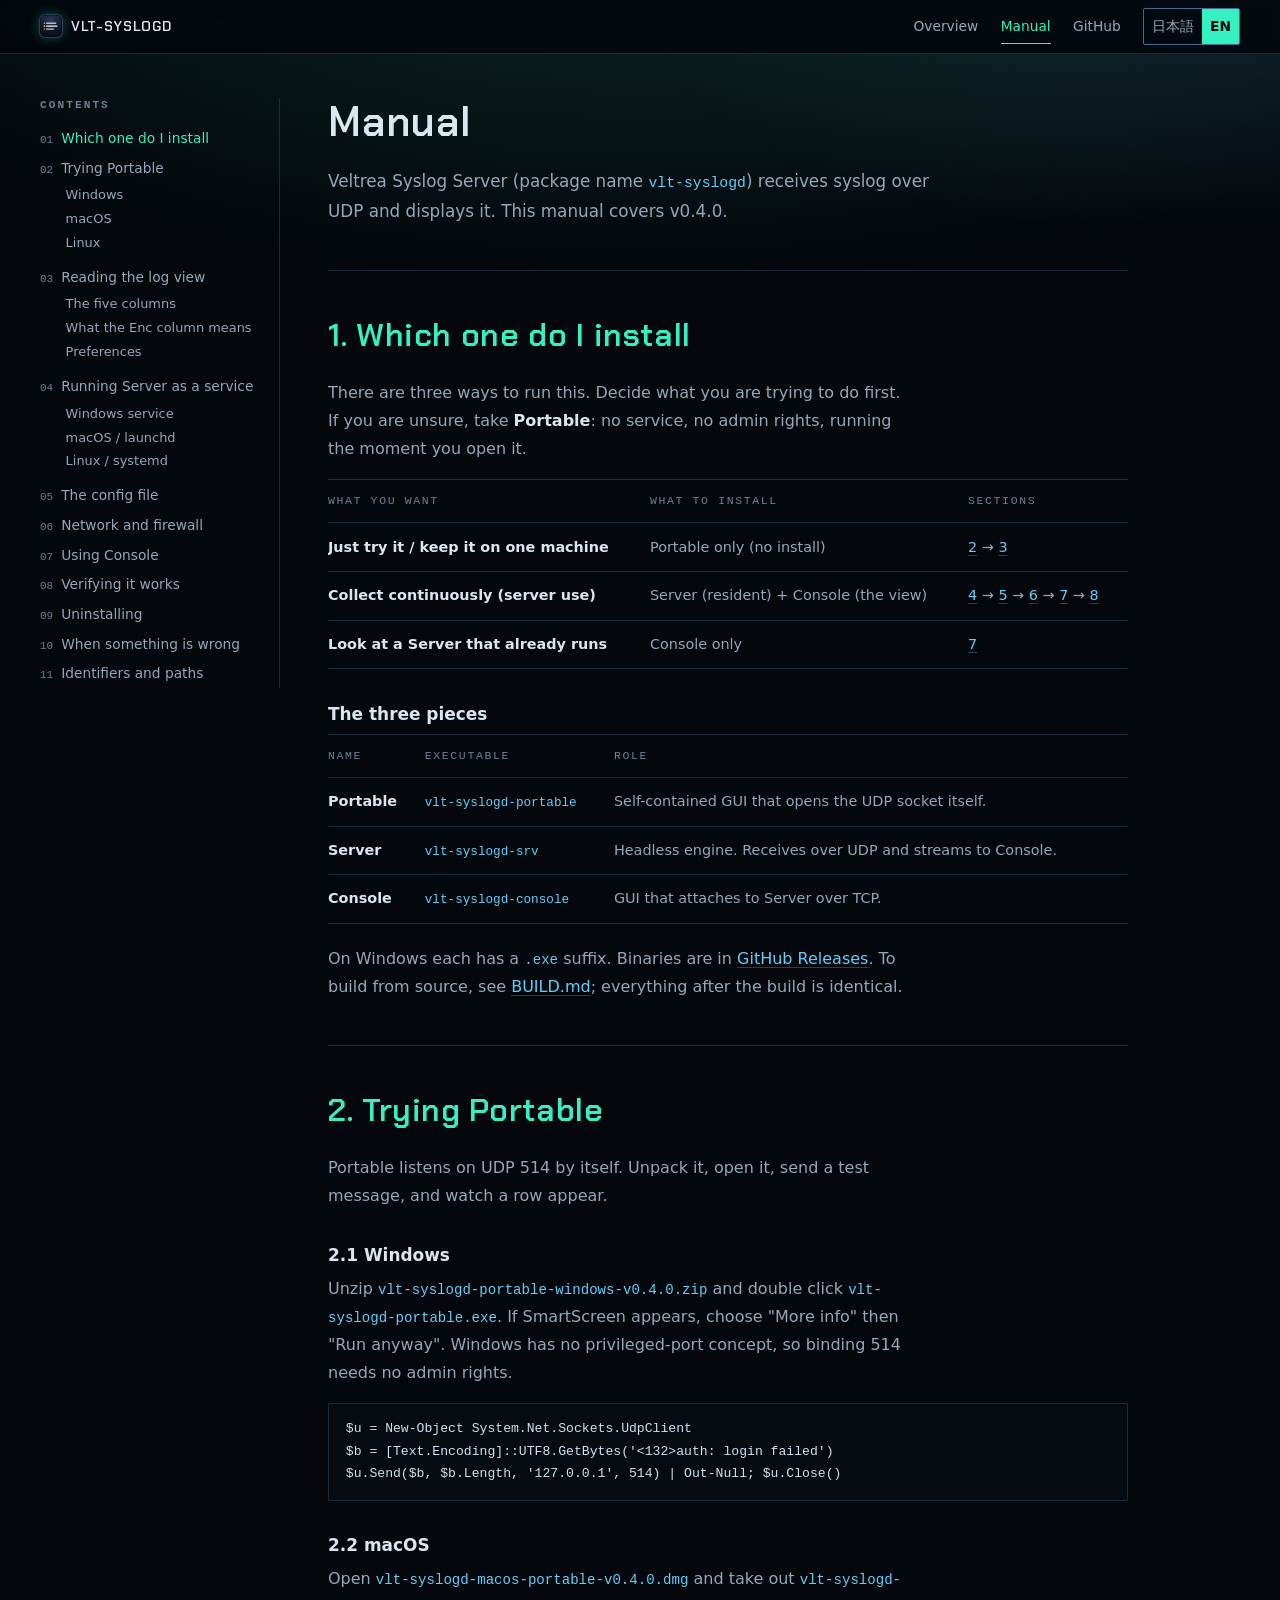
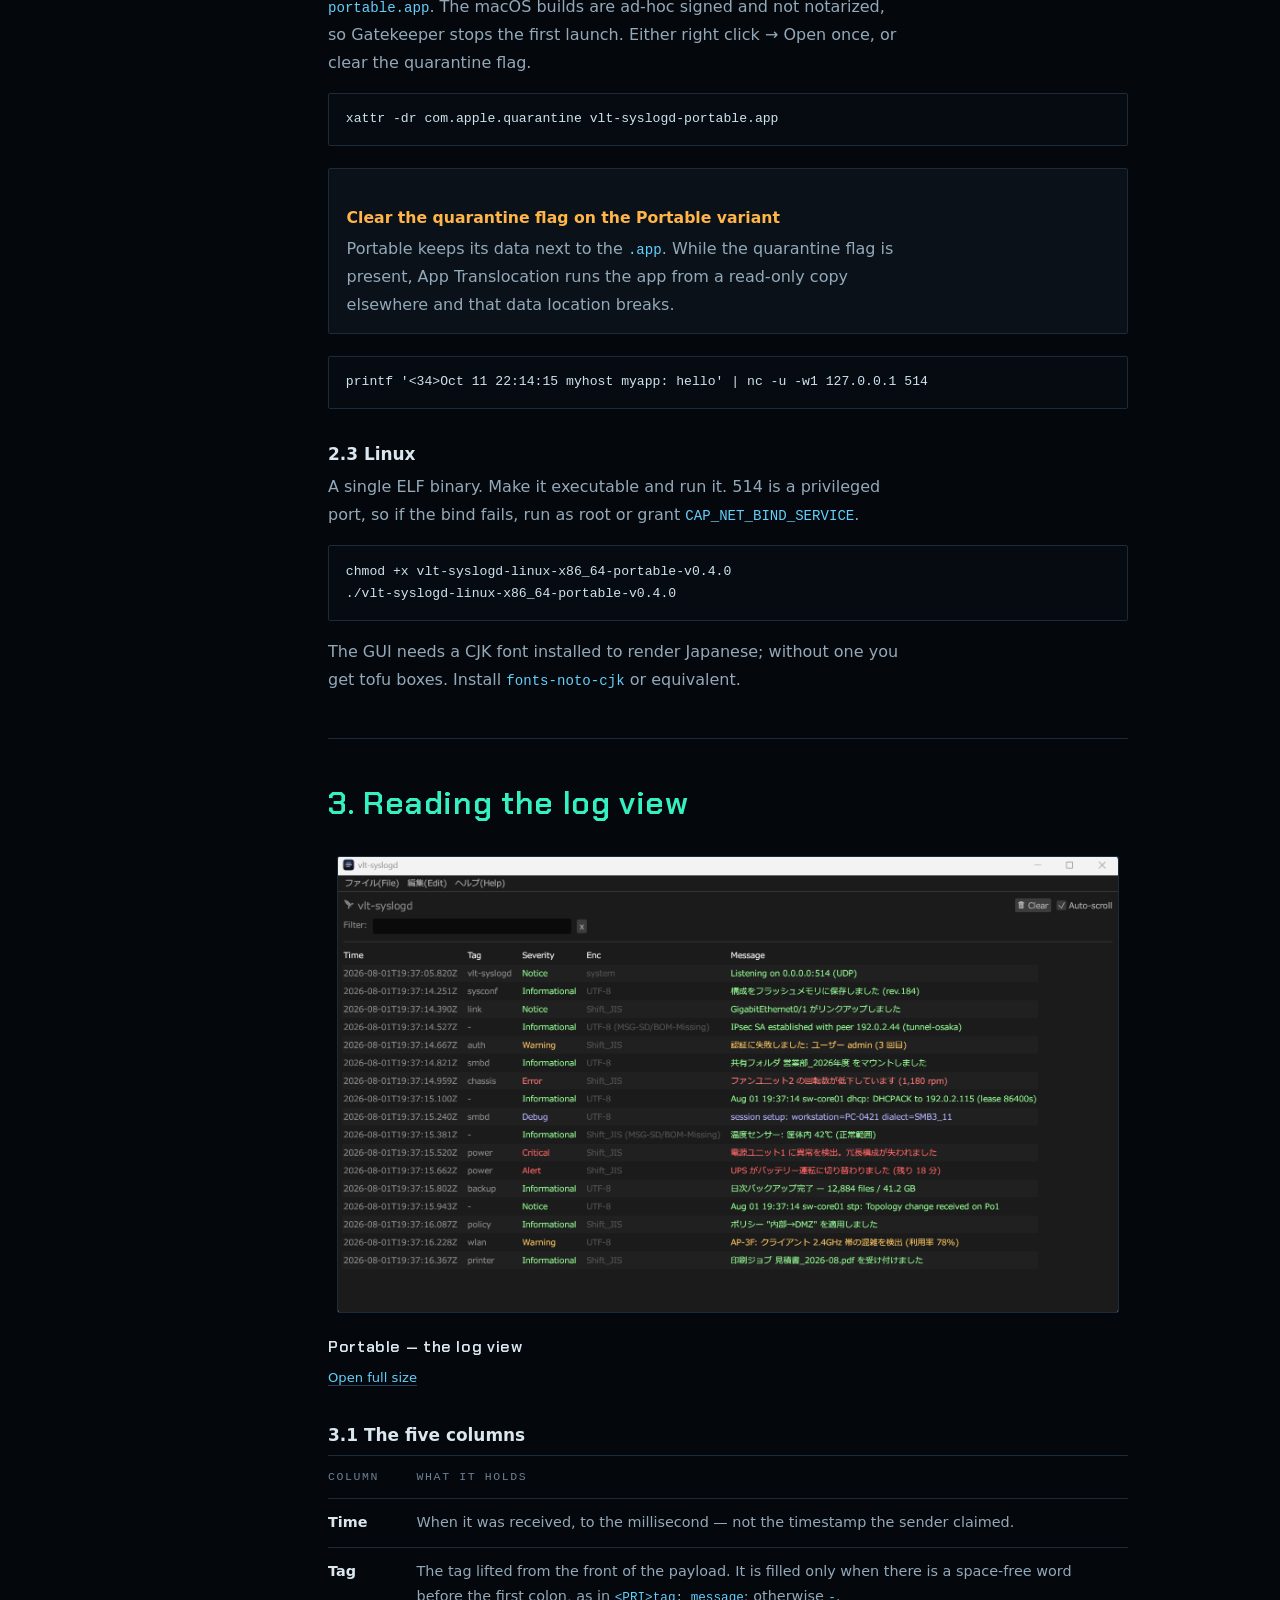
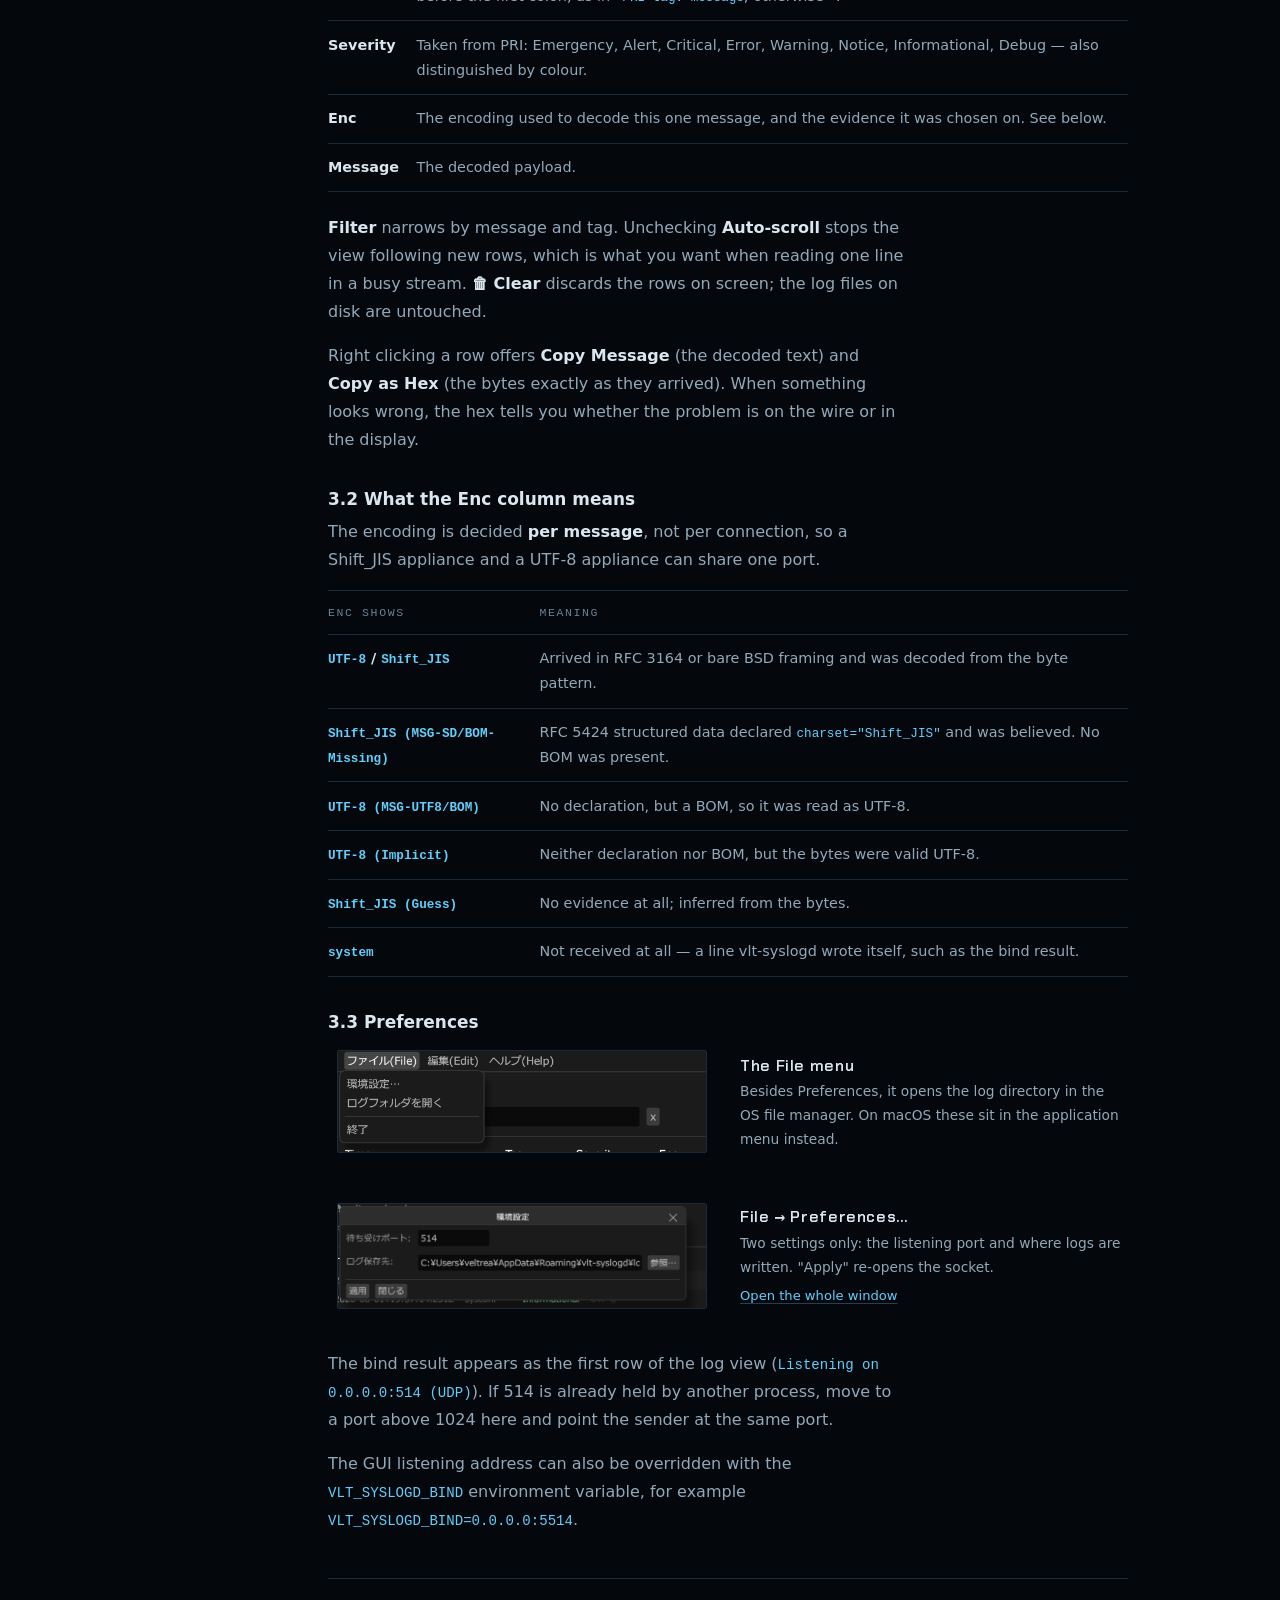
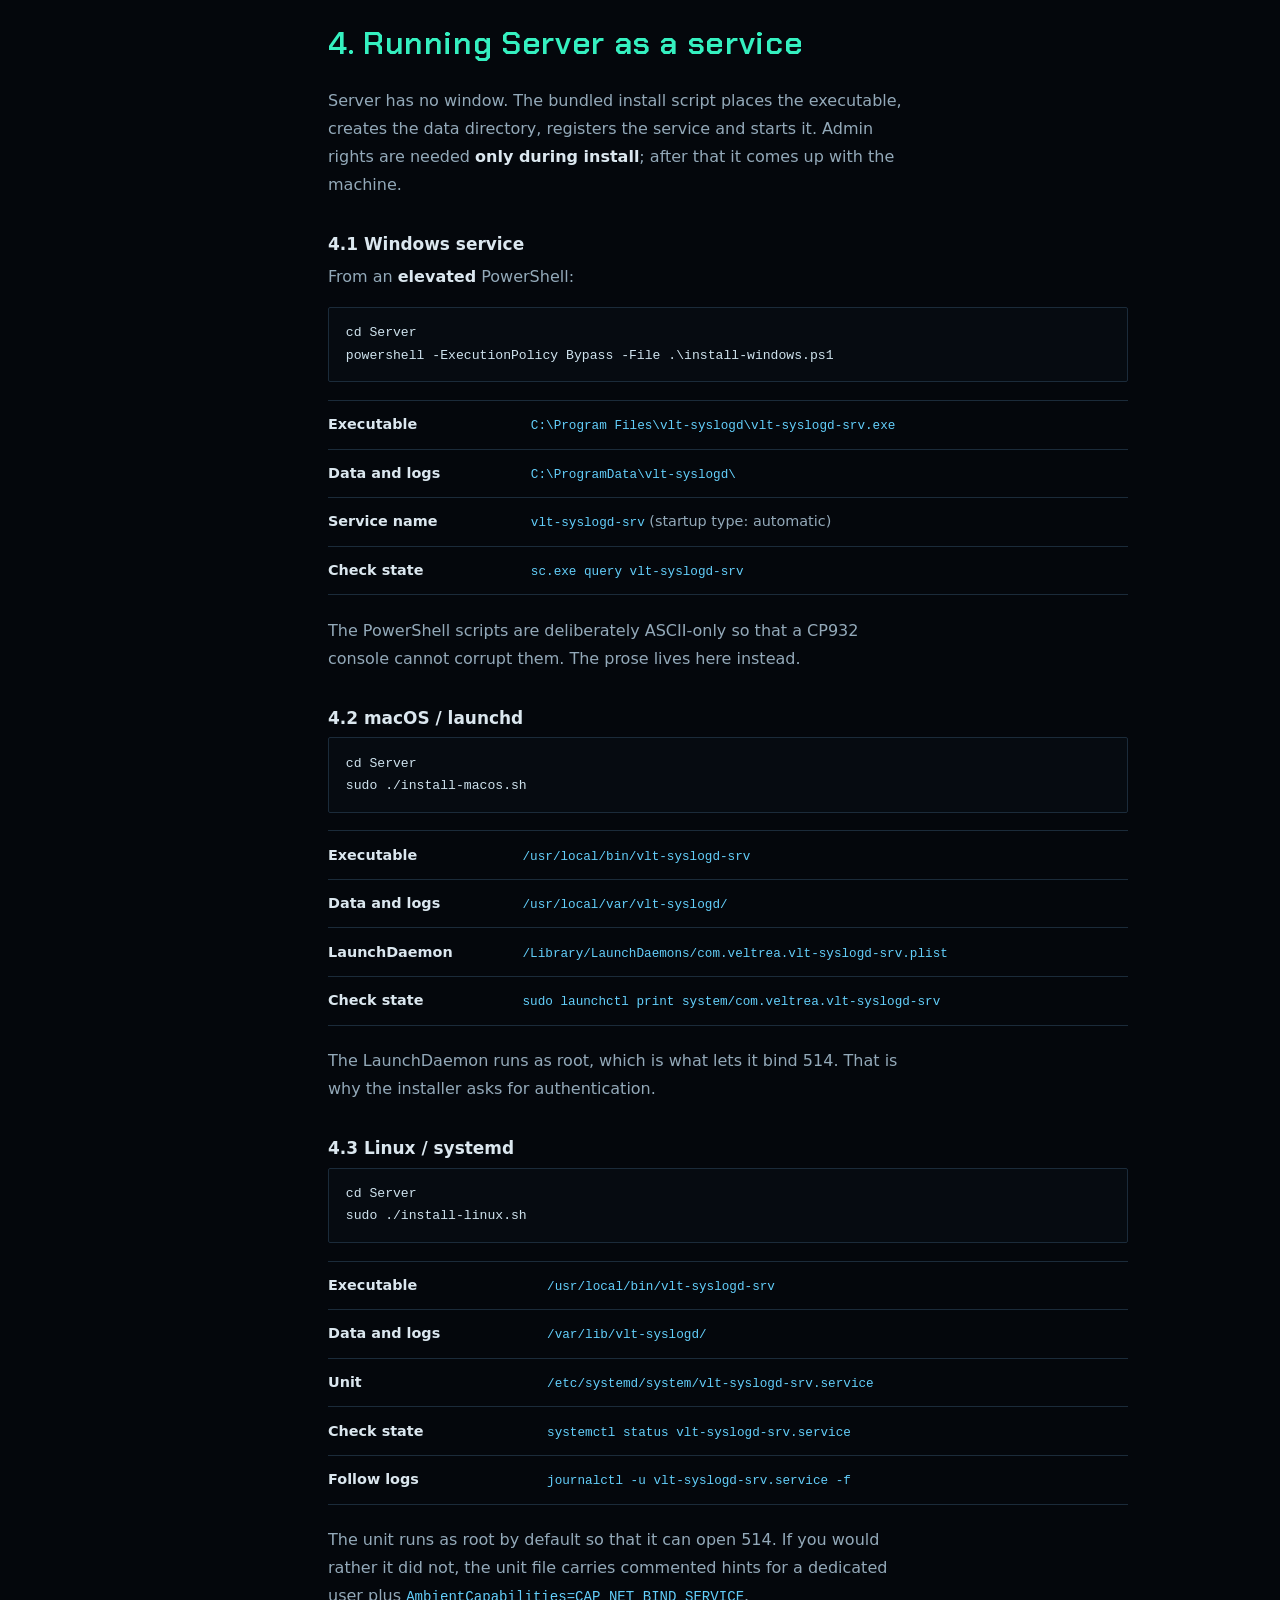
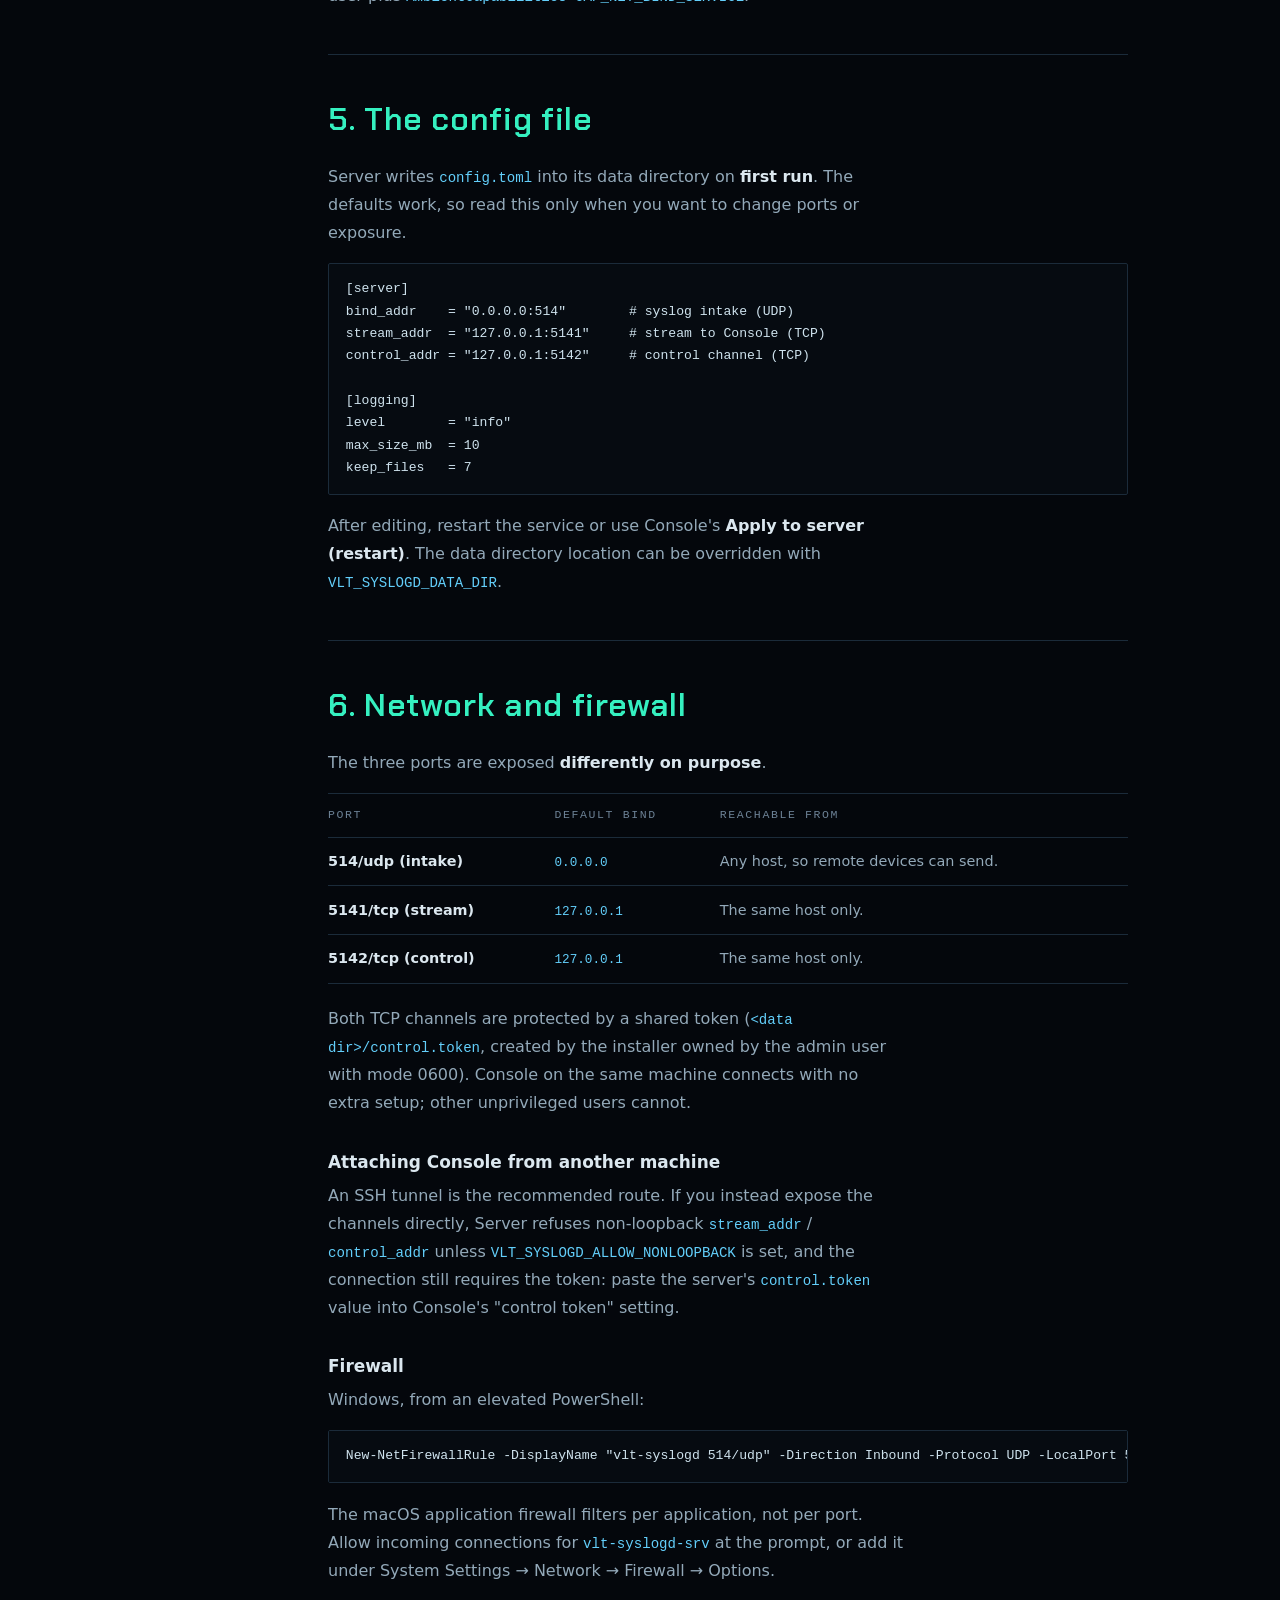
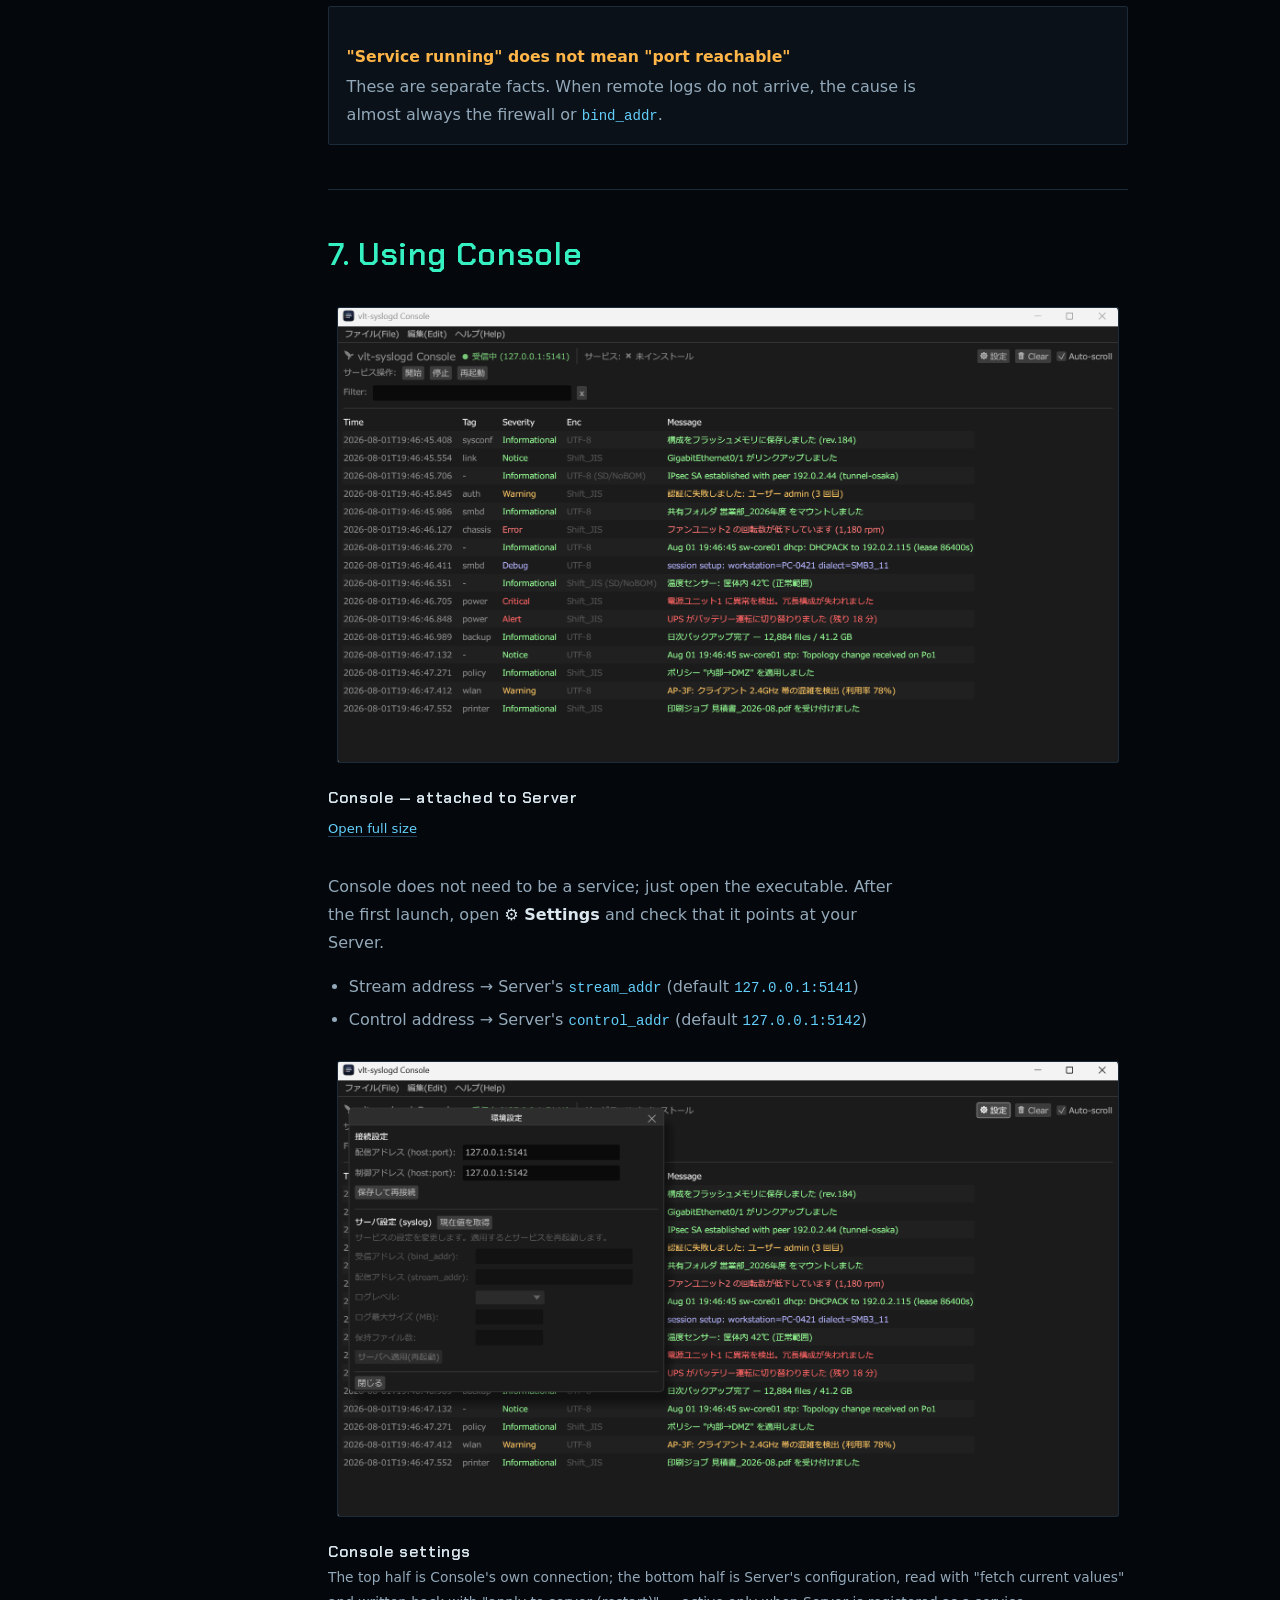
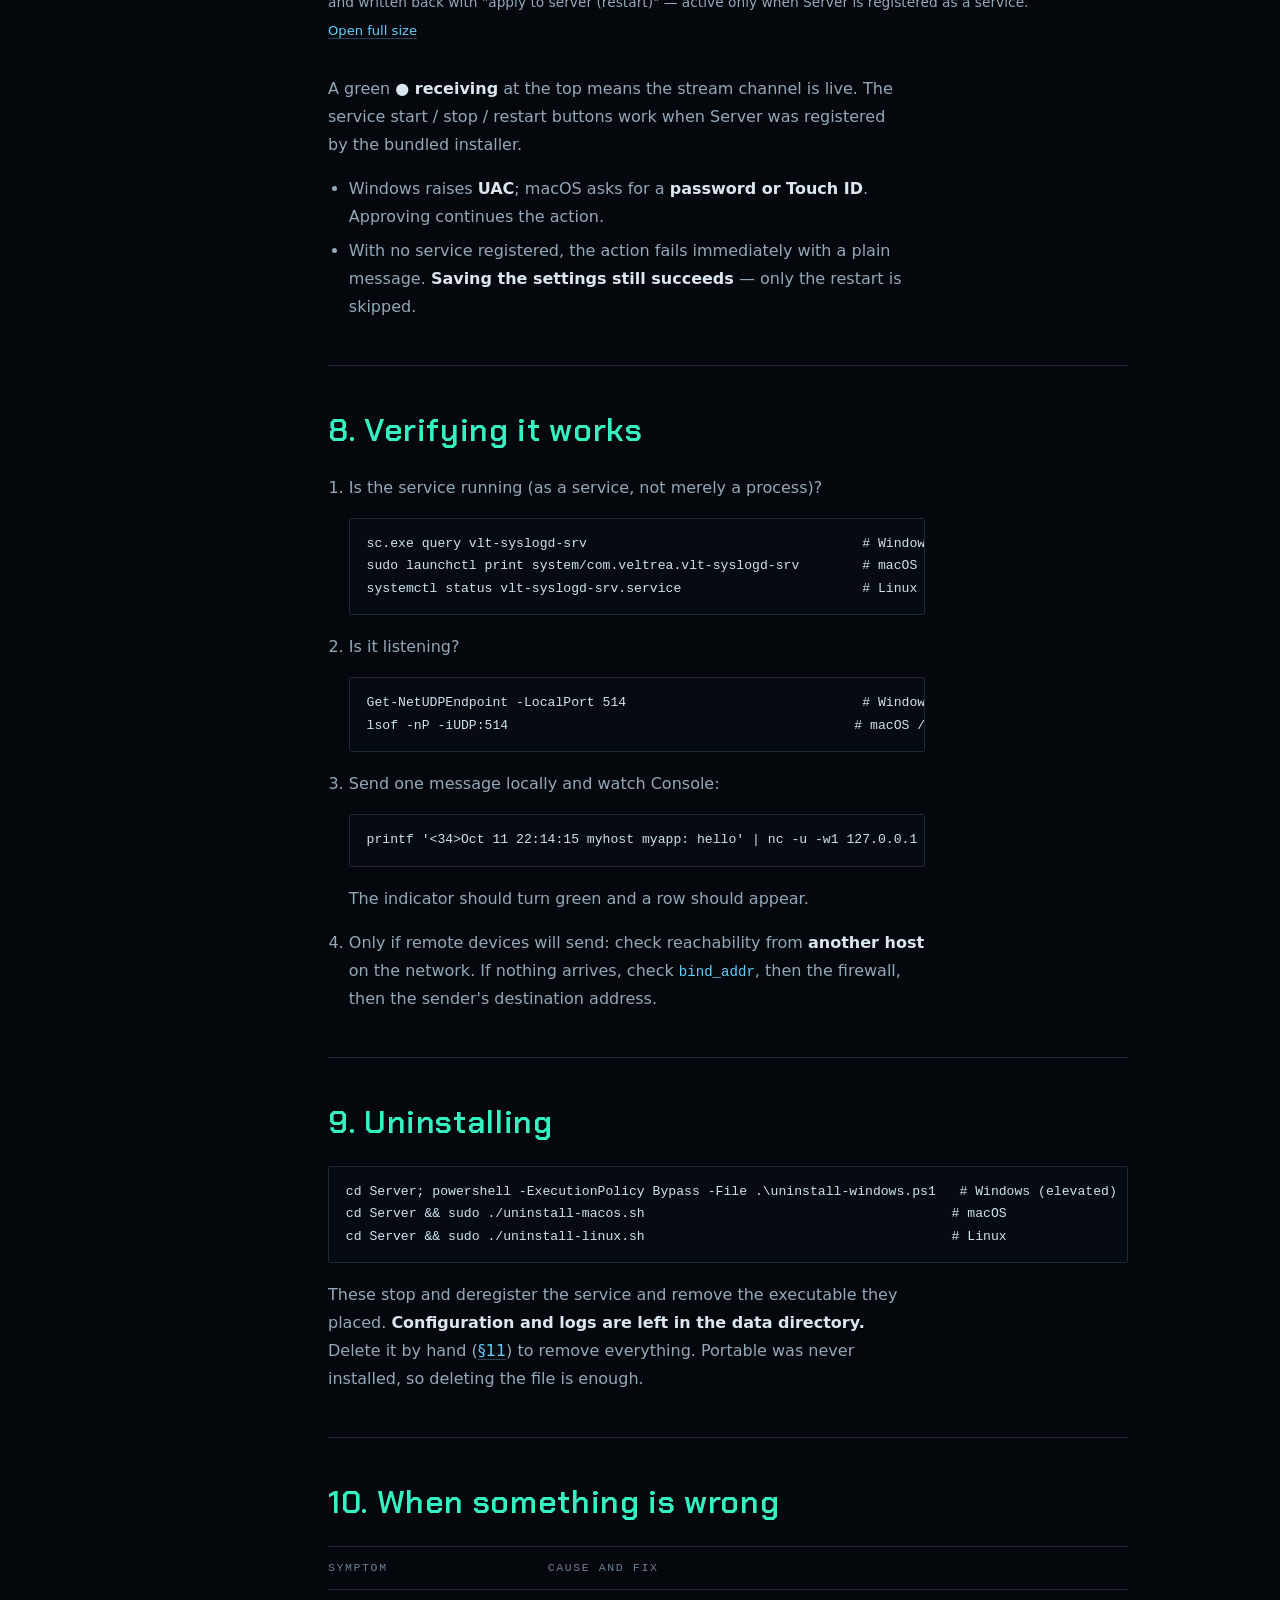
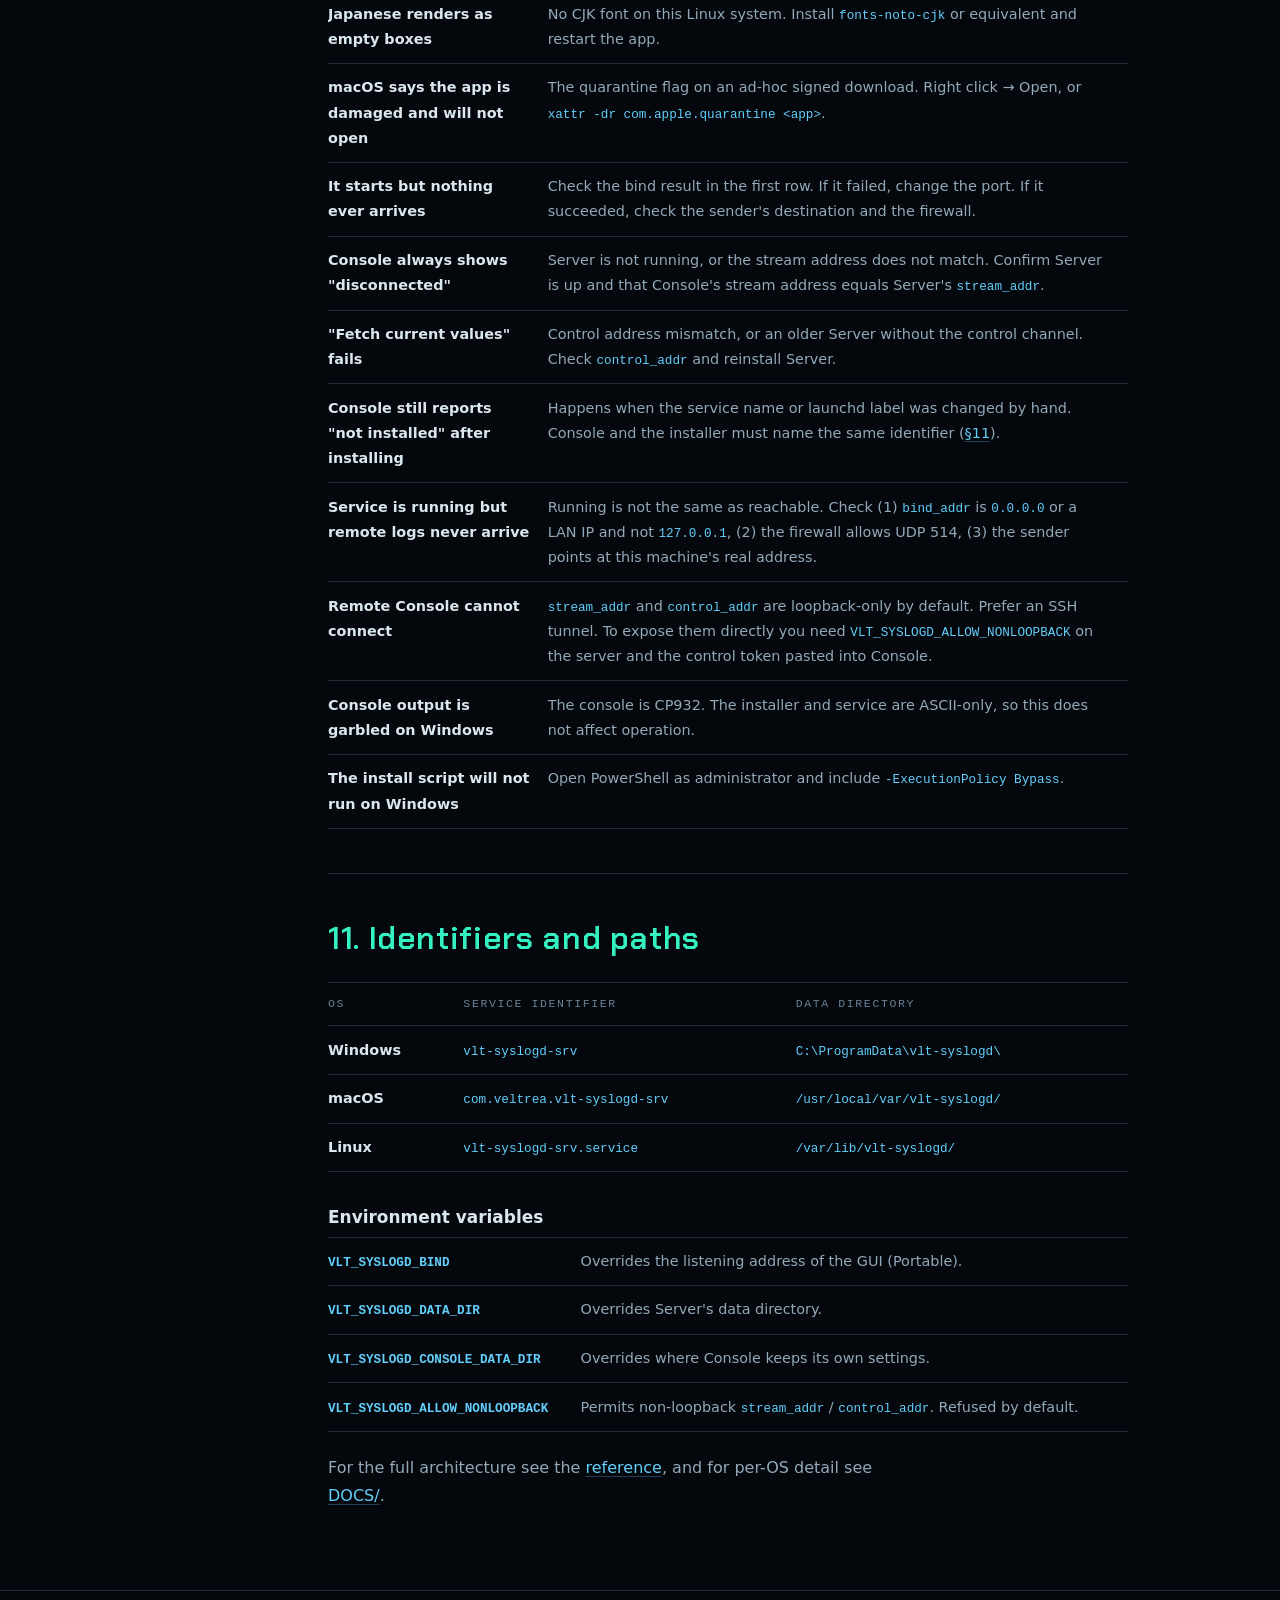
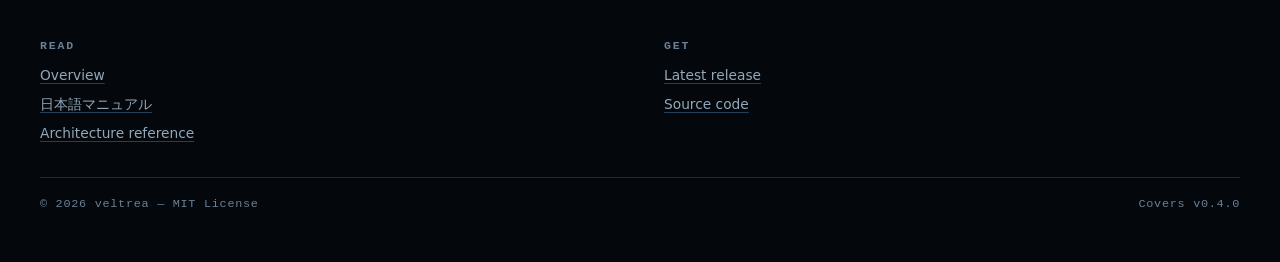
<file: manual.en.html>
<!DOCTYPE html>
<html lang="en">
  <head>
    <meta charset="utf-8" />
    <meta name="viewport" content="width=device-width, initial-scale=1" />
    <title>Manual — Veltrea Syslog Server</title>
    <meta
      name="description"
      content="How to use Veltrea Syslog Server (vlt-syslogd): trying Portable, reading the log view, running Server as a service on Windows, macOS and Linux, attaching Console, and troubleshooting."
    />
    <link rel="canonical" href="https://veltrea.github.io/vlt-syslogd/manual.en.html" />
    <link rel="alternate" hreflang="ja" href="https://veltrea.github.io/vlt-syslogd/manual.html" />
    <link
      rel="alternate"
      hreflang="en"
      href="https://veltrea.github.io/vlt-syslogd/manual.en.html"
    />
    <link rel="icon" href="assets/icon-256.png" type="image/png" />
    <link rel="stylesheet" href="styles.css" />
  </head>
  <body class="doc">
    <!--
      The reading surface. Same plain construction as the overview page.
      Sticky table of contents at left marking position; body at right. Figures sit
      in a dark frame with a link to full size. No decoration; colour only where it
      means severity or state.
    -->
    <a class="skip" href="#doc">Skip to content</a>

    <header class="masthead">
      <a class="masthead__mark" href="index.en.html">
        <img src="assets/icon-256.png" alt="" width="22" height="22" />
        <span class="masthead__name">VLT-SYSLOGD</span>
      </a>
      <nav aria-label="Site">
        <a href="index.en.html">Overview</a>
        <a href="manual.en.html" aria-current="page">Manual</a>
        <a href="https://github.com/veltrea/vlt-syslogd">GitHub</a>
        <span class="lang">
          <a href="manual.html" hreflang="ja">日本語</a>
          <a href="manual.en.html" aria-current="true" hreflang="en">EN</a>
        </span>
      </nav>
    </header>

    <div class="wrap doc__layout">
      <nav class="toc" aria-label="Contents">
        <h2>Contents</h2>
        <ol>
          <li><a href="#start">Which one do I install</a></li>
          <li>
            <a href="#portable">Trying Portable</a>
            <ol>
              <li><a href="#portable-win">Windows</a></li>
              <li><a href="#portable-mac">macOS</a></li>
              <li><a href="#portable-linux">Linux</a></li>
            </ol>
          </li>
          <li>
            <a href="#screen">Reading the log view</a>
            <ol>
              <li><a href="#screen-columns">The five columns</a></li>
              <li><a href="#screen-enc">What the Enc column means</a></li>
              <li><a href="#screen-prefs">Preferences</a></li>
            </ol>
          </li>
          <li>
            <a href="#server">Running Server as a service</a>
            <ol>
              <li><a href="#server-win">Windows service</a></li>
              <li><a href="#server-mac">macOS / launchd</a></li>
              <li><a href="#server-linux">Linux / systemd</a></li>
            </ol>
          </li>
          <li><a href="#config">The config file</a></li>
          <li><a href="#network">Network and firewall</a></li>
          <li><a href="#console">Using Console</a></li>
          <li><a href="#verify">Verifying it works</a></li>
          <li><a href="#uninstall">Uninstalling</a></li>
          <li><a href="#trouble">When something is wrong</a></li>
          <li><a href="#reference">Identifiers and paths</a></li>
        </ol>
      </nav>

      <main class="doc__body" id="doc">
        <h1>Manual</h1>
        <p>
          Veltrea Syslog Server (package name <code>vlt-syslogd</code>) receives
          syslog over UDP and displays it. This manual covers v0.4.0.
        </p>

        <section id="start">
          <h2>1. Which one do I install</h2>
          <p>
            There are three ways to run this. Decide what you are trying to do
            first. If you are unsure, take <b>Portable</b>: no service, no admin
            rights, running the moment you open it.
          </p>

          <div class="table-scroll">
            <table>
              <thead>
                <tr>
                  <th scope="col">What you want</th>
                  <th scope="col">What to install</th>
                  <th scope="col">Sections</th>
                </tr>
              </thead>
              <tbody>
                <tr>
                  <td>Just try it / keep it on one machine</td>
                  <td>Portable only (no install)</td>
                  <td><a href="#portable">2</a> → <a href="#screen">3</a></td>
                </tr>
                <tr>
                  <td>Collect continuously (server use)</td>
                  <td>Server (resident) + Console (the view)</td>
                  <td>
                    <a href="#server">4</a> → <a href="#config">5</a> →
                    <a href="#network">6</a> → <a href="#console">7</a> →
                    <a href="#verify">8</a>
                  </td>
                </tr>
                <tr>
                  <td>Look at a Server that already runs</td>
                  <td>Console only</td>
                  <td><a href="#console">7</a></td>
                </tr>
              </tbody>
            </table>
          </div>

          <h3>The three pieces</h3>
          <div class="table-scroll">
            <table>
              <thead>
                <tr>
                  <th scope="col">Name</th>
                  <th scope="col">Executable</th>
                  <th scope="col">Role</th>
                </tr>
              </thead>
              <tbody>
                <tr>
                  <td>Portable</td>
                  <td><code>vlt-syslogd-portable</code></td>
                  <td>Self-contained GUI that opens the UDP socket itself.</td>
                </tr>
                <tr>
                  <td>Server</td>
                  <td><code>vlt-syslogd-srv</code></td>
                  <td>
                    Headless engine. Receives over UDP and streams to Console.
                  </td>
                </tr>
                <tr>
                  <td>Console</td>
                  <td><code>vlt-syslogd-console</code></td>
                  <td>GUI that attaches to Server over TCP.</td>
                </tr>
              </tbody>
            </table>
          </div>
          <p>
            On Windows each has a <code>.exe</code> suffix. Binaries are in
            <a href="https://github.com/veltrea/vlt-syslogd/releases/latest"
              >GitHub Releases</a
            >. To build from source, see
            <a
              href="https://github.com/veltrea/vlt-syslogd/blob/main/DOCS/BUILD.md"
              >BUILD.md</a
            >; everything after the build is identical.
          </p>
        </section>

        <section id="portable">
          <h2>2. Trying Portable</h2>
          <p>
            Portable listens on UDP 514 by itself. Unpack it, open it, send a test
            message, and watch a row appear.
          </p>

          <h3 id="portable-win">2.1 Windows</h3>
          <p>
            Unzip <code>vlt-syslogd-portable-windows-v0.4.0.zip</code> and double
            click <code>vlt-syslogd-portable.exe</code>. If SmartScreen appears,
            choose "More info" then "Run anyway". Windows has no privileged-port
            concept, so binding 514 needs no admin rights.
          </p>
          <pre class="cmd"><code>$u = New-Object System.Net.Sockets.UdpClient
$b = [Text.Encoding]::UTF8.GetBytes('&lt;132&gt;auth: login failed')
$u.Send($b, $b.Length, '127.0.0.1', 514) | Out-Null; $u.Close()</code></pre>

          <h3 id="portable-mac">2.2 macOS</h3>
          <p>
            Open <code>vlt-syslogd-macos-portable-v0.4.0.dmg</code> and take out
            <code>vlt-syslogd-portable.app</code>. The macOS builds are ad-hoc
            signed and not notarized, so Gatekeeper stops the first launch. Either
            right click → Open once, or clear the quarantine flag.
          </p>
          <pre class="cmd"><code>xattr -dr com.apple.quarantine vlt-syslogd-portable.app</code></pre>
          <div class="caution">
            <h4>Clear the quarantine flag on the Portable variant</h4>
            <p>
              Portable keeps its data next to the <code>.app</code>. While the
              quarantine flag is present, App Translocation runs the app from a
              read-only copy elsewhere and that data location breaks.
            </p>
          </div>
          <pre class="cmd"><code>printf '&lt;34&gt;Oct 11 22:14:15 myhost myapp: hello' | nc -u -w1 127.0.0.1 514</code></pre>

          <h3 id="portable-linux">2.3 Linux</h3>
          <p>
            A single ELF binary. Make it executable and run it. 514 is a
            privileged port, so if the bind fails, run as root or grant
            <code>CAP_NET_BIND_SERVICE</code>.
          </p>
          <pre class="cmd"><code>chmod +x vlt-syslogd-linux-x86_64-portable-v0.4.0
./vlt-syslogd-linux-x86_64-portable-v0.4.0</code></pre>
          <p>
            The GUI needs a CJK font installed to render Japanese; without one you
            get tofu boxes. Install <code>fonts-noto-cjk</code> or equivalent.
          </p>
        </section>

        <section id="screen">
          <h2>3. Reading the log view</h2>

          <figure class="plate" style="margin-bottom: 2rem">
            <div class="plate__frame">
              <a href="assets/portable-main.png" target="_blank" rel="noopener">
                <img
                  src="assets/portable-main.png"
                  width="1698"
                  height="989"
                  alt="The Portable log view with five columns: Time, Tag, Severity, Enc and Message."
                />
              </a>
            </div>
            <figcaption class="plate__caption">
              <b>Portable — the log view</b>
              <a class="plate__full" href="assets/portable-main.png" target="_blank" rel="noopener">Open full size</a>
            </figcaption>
          </figure>

          <h3 id="screen-columns">3.1 The five columns</h3>
          <div class="table-scroll">
            <table>
              <thead>
                <tr>
                  <th scope="col">Column</th>
                  <th scope="col">What it holds</th>
                </tr>
              </thead>
              <tbody>
                <tr>
                  <td>Time</td>
                  <td>
                    When it was received, to the millisecond — not the timestamp
                    the sender claimed.
                  </td>
                </tr>
                <tr>
                  <td>Tag</td>
                  <td>
                    The tag lifted from the front of the payload. It is filled
                    only when there is a space-free word before the first colon,
                    as in <code>&lt;PRI&gt;tag: message</code>; otherwise
                    <code>-</code>.
                  </td>
                </tr>
                <tr>
                  <td>Severity</td>
                  <td>
                    Taken from PRI: Emergency, Alert, Critical, Error, Warning,
                    Notice, Informational, Debug — also distinguished by colour.
                  </td>
                </tr>
                <tr>
                  <td>Enc</td>
                  <td>
                    The encoding used to decode this one message, and the evidence
                    it was chosen on. See below.
                  </td>
                </tr>
                <tr>
                  <td>Message</td>
                  <td>The decoded payload.</td>
                </tr>
              </tbody>
            </table>
          </div>

          <p>
            <b>Filter</b> narrows by message and tag. Unchecking
            <b>Auto-scroll</b> stops the view following new rows, which is what
            you want when reading one line in a busy stream.
            <b>🗑 Clear</b> discards the rows on screen; the log files on disk are
            untouched.
          </p>
          <p>
            Right clicking a row offers <b>Copy Message</b> (the decoded text) and
            <b>Copy as Hex</b> (the bytes exactly as they arrived). When something
            looks wrong, the hex tells you whether the problem is on the wire or
            in the display.
          </p>

          <h3 id="screen-enc">3.2 What the Enc column means</h3>
          <p>
            The encoding is decided <b>per message</b>, not per connection, so a
            Shift_JIS appliance and a UTF-8 appliance can share one port.
          </p>
          <div class="table-scroll">
            <table>
              <thead>
                <tr>
                  <th scope="col">Enc shows</th>
                  <th scope="col">Meaning</th>
                </tr>
              </thead>
              <tbody>
                <tr>
                  <td><code>UTF-8</code> / <code>Shift_JIS</code></td>
                  <td>
                    Arrived in RFC 3164 or bare BSD framing and was decoded from
                    the byte pattern.
                  </td>
                </tr>
                <tr>
                  <td><code>Shift_JIS (MSG-SD/BOM-Missing)</code></td>
                  <td>
                    RFC 5424 structured data declared
                    <code>charset="Shift_JIS"</code> and was believed. No BOM was
                    present.
                  </td>
                </tr>
                <tr>
                  <td><code>UTF-8 (MSG-UTF8/BOM)</code></td>
                  <td>No declaration, but a BOM, so it was read as UTF-8.</td>
                </tr>
                <tr>
                  <td><code>UTF-8 (Implicit)</code></td>
                  <td>
                    Neither declaration nor BOM, but the bytes were valid UTF-8.
                  </td>
                </tr>
                <tr>
                  <td><code>Shift_JIS (Guess)</code></td>
                  <td>No evidence at all; inferred from the bytes.</td>
                </tr>
                <tr>
                  <td><code>system</code></td>
                  <td>
                    Not received at all — a line vlt-syslogd wrote itself, such as
                    the bind result.
                  </td>
                </tr>
              </tbody>
            </table>
          </div>

          <h3 id="screen-prefs">3.3 Preferences</h3>
          <div class="plate plate--split" style="margin-bottom: 2rem">
            <div class="plate__frame">
              <img
                src="assets/portable-menu-detail.png"
                width="620"
                height="170"
                alt="The File menu opened, showing Preferences, Open log folder and Quit."
              />
            </div>
            <div class="plate__caption">
              <b>The File menu</b>
              <span>
                Besides Preferences, it opens the log directory in the OS file
                manager. On macOS these sit in the application menu instead.
              </span>
            </div>
          </div>
          <div class="plate plate--split" style="margin-bottom: 2rem">
            <div class="plate__frame">
              <a href="assets/portable-prefs.png" target="_blank" rel="noopener">
                <img
                  src="assets/portable-prefs-detail.png"
                  width="760"
                  height="215"
                  alt="The preferences dialog with two fields: listening port and log directory."
                />
              </a>
            </div>
            <div class="plate__caption">
              <b>File → Preferences…</b>
              <span>
                Two settings only: the listening port and where logs are written.
                "Apply" re-opens the socket.
              <a class="plate__full" href="assets/portable-prefs.png" target="_blank" rel="noopener">Open the whole window</a></span>
            </div>
          </div>
          <p>
            The bind result appears as the first row of the log view
            (<code>Listening on 0.0.0.0:514 (UDP)</code>). If 514 is already held
            by another process, move to a port above 1024 here and point the
            sender at the same port.
          </p>
          <p>
            The GUI listening address can also be overridden with the
            <code>VLT_SYSLOGD_BIND</code> environment variable, for example
            <code>VLT_SYSLOGD_BIND=0.0.0.0:5514</code>.
          </p>
        </section>

        <section id="server">
          <h2>4. Running Server as a service</h2>
          <p>
            Server has no window. The bundled install script places the
            executable, creates the data directory, registers the service and
            starts it. Admin rights are needed <b>only during install</b>; after
            that it comes up with the machine.
          </p>

          <h3 id="server-win">4.1 Windows service</h3>
          <p>From an <b>elevated</b> PowerShell:</p>
          <pre class="cmd"><code>cd Server
powershell -ExecutionPolicy Bypass -File .\install-windows.ps1</code></pre>
          <div class="table-scroll">
            <table>
              <tbody>
                <tr>
                  <td>Executable</td>
                  <td><code>C:\Program Files\vlt-syslogd\vlt-syslogd-srv.exe</code></td>
                </tr>
                <tr>
                  <td>Data and logs</td>
                  <td><code>C:\ProgramData\vlt-syslogd\</code></td>
                </tr>
                <tr>
                  <td>Service name</td>
                  <td><code>vlt-syslogd-srv</code> (startup type: automatic)</td>
                </tr>
                <tr>
                  <td>Check state</td>
                  <td><code>sc.exe query vlt-syslogd-srv</code></td>
                </tr>
              </tbody>
            </table>
          </div>
          <p>
            The PowerShell scripts are deliberately ASCII-only so that a CP932
            console cannot corrupt them. The prose lives here instead.
          </p>

          <h3 id="server-mac">4.2 macOS / launchd</h3>
          <pre class="cmd"><code>cd Server
sudo ./install-macos.sh</code></pre>
          <div class="table-scroll">
            <table>
              <tbody>
                <tr>
                  <td>Executable</td>
                  <td><code>/usr/local/bin/vlt-syslogd-srv</code></td>
                </tr>
                <tr>
                  <td>Data and logs</td>
                  <td><code>/usr/local/var/vlt-syslogd/</code></td>
                </tr>
                <tr>
                  <td>LaunchDaemon</td>
                  <td>
                    <code
                      >/Library/LaunchDaemons/com.veltrea.vlt-syslogd-srv.plist</code
                    >
                  </td>
                </tr>
                <tr>
                  <td>Check state</td>
                  <td>
                    <code
                      >sudo launchctl print system/com.veltrea.vlt-syslogd-srv</code
                    >
                  </td>
                </tr>
              </tbody>
            </table>
          </div>
          <p>
            The LaunchDaemon runs as root, which is what lets it bind 514. That is
            why the installer asks for authentication.
          </p>

          <h3 id="server-linux">4.3 Linux / systemd</h3>
          <pre class="cmd"><code>cd Server
sudo ./install-linux.sh</code></pre>
          <div class="table-scroll">
            <table>
              <tbody>
                <tr>
                  <td>Executable</td>
                  <td><code>/usr/local/bin/vlt-syslogd-srv</code></td>
                </tr>
                <tr>
                  <td>Data and logs</td>
                  <td><code>/var/lib/vlt-syslogd/</code></td>
                </tr>
                <tr>
                  <td>Unit</td>
                  <td><code>/etc/systemd/system/vlt-syslogd-srv.service</code></td>
                </tr>
                <tr>
                  <td>Check state</td>
                  <td><code>systemctl status vlt-syslogd-srv.service</code></td>
                </tr>
                <tr>
                  <td>Follow logs</td>
                  <td><code>journalctl -u vlt-syslogd-srv.service -f</code></td>
                </tr>
              </tbody>
            </table>
          </div>
          <p>
            The unit runs as root by default so that it can open 514. If you would
            rather it did not, the unit file carries commented hints for a
            dedicated user plus
            <code>AmbientCapabilities=CAP_NET_BIND_SERVICE</code>.
          </p>
        </section>

        <section id="config">
          <h2>5. The config file</h2>
          <p>
            Server writes <code>config.toml</code> into its data directory on
            <b>first run</b>. The defaults work, so read this only when you want
            to change ports or exposure.
          </p>
          <pre><code>[server]
bind_addr    = "0.0.0.0:514"        # syslog intake (UDP)
stream_addr  = "127.0.0.1:5141"     # stream to Console (TCP)
control_addr = "127.0.0.1:5142"     # control channel (TCP)

[logging]
level        = "info"
max_size_mb  = 10
keep_files   = 7</code></pre>
          <p>
            After editing, restart the service or use Console's
            <b>Apply to server (restart)</b>. The data directory location can be
            overridden with <code>VLT_SYSLOGD_DATA_DIR</code>.
          </p>
        </section>

        <section id="network">
          <h2>6. Network and firewall</h2>
          <p>The three ports are exposed <b>differently on purpose</b>.</p>
          <div class="table-scroll">
            <table>
              <thead>
                <tr>
                  <th scope="col">Port</th>
                  <th scope="col">Default bind</th>
                  <th scope="col">Reachable from</th>
                </tr>
              </thead>
              <tbody>
                <tr>
                  <td>514/udp (intake)</td>
                  <td><code>0.0.0.0</code></td>
                  <td>Any host, so remote devices can send.</td>
                </tr>
                <tr>
                  <td>5141/tcp (stream)</td>
                  <td><code>127.0.0.1</code></td>
                  <td>The same host only.</td>
                </tr>
                <tr>
                  <td>5142/tcp (control)</td>
                  <td><code>127.0.0.1</code></td>
                  <td>The same host only.</td>
                </tr>
              </tbody>
            </table>
          </div>
          <p>
            Both TCP channels are protected by a shared token
            (<code>&lt;data dir&gt;/control.token</code>, created by the installer
            owned by the admin user with mode 0600). Console on the same machine
            connects with no extra setup; other unprivileged users cannot.
          </p>

          <h3>Attaching Console from another machine</h3>
          <p>
            An SSH tunnel is the recommended route. If you instead expose the
            channels directly, Server refuses non-loopback
            <code>stream_addr</code> / <code>control_addr</code> unless
            <code>VLT_SYSLOGD_ALLOW_NONLOOPBACK</code> is set, and the connection
            still requires the token: paste the server's
            <code>control.token</code> value into Console's "control token"
            setting.
          </p>

          <h3>Firewall</h3>
          <p>Windows, from an elevated PowerShell:</p>
          <pre class="cmd"><code>New-NetFirewallRule -DisplayName "vlt-syslogd 514/udp" -Direction Inbound -Protocol UDP -LocalPort 514 -Action Allow</code></pre>
          <p>
            The macOS application firewall filters per application, not per port.
            Allow incoming connections for <code>vlt-syslogd-srv</code> at the
            prompt, or add it under System Settings → Network → Firewall →
            Options.
          </p>
          <div class="caution">
            <h4>"Service running" does not mean "port reachable"</h4>
            <p>
              These are separate facts. When remote logs do not arrive, the cause
              is almost always the firewall or <code>bind_addr</code>.
            </p>
          </div>
        </section>

        <section id="console">
          <h2>7. Using Console</h2>
          <figure class="plate" style="margin-bottom: 2rem">
            <div class="plate__frame">
              <a href="assets/console-main.png" target="_blank" rel="noopener">
                <img
                  src="assets/console-main.png"
                  width="1698"
                  height="989"
                  alt="Console attached to Server, showing a green receiving indicator and service buttons."
                />
              </a>
            </div>
            <figcaption class="plate__caption">
              <b>Console — attached to Server</b>
              <a class="plate__full" href="assets/console-main.png" target="_blank" rel="noopener">Open full size</a>
            </figcaption>
          </figure>
          <p>
            Console does not need to be a service; just open the executable. After
            the first launch, open <b>⚙ Settings</b> and check that it points at
            your Server.
          </p>
          <ul>
            <li>
              Stream address → Server's <code>stream_addr</code> (default
              <code>127.0.0.1:5141</code>)
            </li>
            <li>
              Control address → Server's <code>control_addr</code> (default
              <code>127.0.0.1:5142</code>)
            </li>
          </ul>

          <div class="plate" style="margin-bottom: 2rem">
            <div class="plate__frame">
              <a href="assets/console-settings.png" target="_blank" rel="noopener">
                <img
                  src="assets/console-settings.png"
                  width="1698"
                  height="989"
                  alt="Console settings: connection addresses on top, server-side syslog settings below."
                />
              </a>
            </div>
            <div class="plate__caption">
              <b>Console settings</b>
              <span>
                The top half is Console's own connection; the bottom half is
                Server's configuration, read with "fetch current values" and
                written back with "apply to server (restart)" — active only when
                Server is registered as a service.
              <a class="plate__full" href="assets/console-settings.png" target="_blank" rel="noopener">Open full size</a></span>
            </div>
          </div>

          <p>
            A green <b>● receiving</b> at the top means the stream channel is
            live. The service start / stop / restart buttons work when Server was
            registered by the bundled installer.
          </p>
          <ul>
            <li>
              Windows raises <b>UAC</b>; macOS asks for a
              <b>password or Touch ID</b>. Approving continues the action.
            </li>
            <li>
              With no service registered, the action fails immediately with a
              plain message. <b>Saving the settings still succeeds</b> — only the
              restart is skipped.
            </li>
          </ul>
        </section>

        <section id="verify">
          <h2>8. Verifying it works</h2>
          <ol>
            <li>
              <p>Is the service running (as a service, not merely a process)?</p>
              <pre class="cmd"><code>sc.exe query vlt-syslogd-srv                                   # Windows
sudo launchctl print system/com.veltrea.vlt-syslogd-srv        # macOS
systemctl status vlt-syslogd-srv.service                       # Linux</code></pre>
            </li>
            <li>
              <p>Is it listening?</p>
              <pre class="cmd"><code>Get-NetUDPEndpoint -LocalPort 514                              # Windows
lsof -nP -iUDP:514                                            # macOS / Linux</code></pre>
            </li>
            <li>
              <p>Send one message locally and watch Console:</p>
              <pre class="cmd"><code>printf '&lt;34&gt;Oct 11 22:14:15 myhost myapp: hello' | nc -u -w1 127.0.0.1 514</code></pre>
              <p>
                The indicator should turn green and a row should appear.
              </p>
            </li>
            <li>
              <p>
                Only if remote devices will send: check reachability from
                <b>another host</b> on the network. If nothing arrives, check
                <code>bind_addr</code>, then the firewall, then the sender's
                destination address.
              </p>
            </li>
          </ol>
        </section>

        <section id="uninstall">
          <h2>9. Uninstalling</h2>
          <pre class="cmd"><code>cd Server; powershell -ExecutionPolicy Bypass -File .\uninstall-windows.ps1   # Windows (elevated)
cd Server && sudo ./uninstall-macos.sh                                       # macOS
cd Server && sudo ./uninstall-linux.sh                                       # Linux</code></pre>
          <p>
            These stop and deregister the service and remove the executable they
            placed. <b>Configuration and logs are left in the data directory.</b>
            Delete it by hand (<a href="#reference">§11</a>) to remove everything.
            Portable was never installed, so deleting the file is enough.
          </p>
        </section>

        <section id="trouble">
          <h2>10. When something is wrong</h2>
          <div class="table-scroll">
            <table>
              <thead>
                <tr>
                  <th scope="col">Symptom</th>
                  <th scope="col">Cause and fix</th>
                </tr>
              </thead>
              <tbody>
                <tr>
                  <td>Japanese renders as empty boxes</td>
                  <td>
                    No CJK font on this Linux system. Install
                    <code>fonts-noto-cjk</code> or equivalent and restart the app.
                  </td>
                </tr>
                <tr>
                  <td>macOS says the app is damaged and will not open</td>
                  <td>
                    The quarantine flag on an ad-hoc signed download. Right click
                    → Open, or
                    <code>xattr -dr com.apple.quarantine &lt;app&gt;</code>.
                  </td>
                </tr>
                <tr>
                  <td>It starts but nothing ever arrives</td>
                  <td>
                    Check the bind result in the first row. If it failed, change
                    the port. If it succeeded, check the sender's destination and
                    the firewall.
                  </td>
                </tr>
                <tr>
                  <td>Console always shows "disconnected"</td>
                  <td>
                    Server is not running, or the stream address does not match.
                    Confirm Server is up and that Console's stream address equals
                    Server's <code>stream_addr</code>.
                  </td>
                </tr>
                <tr>
                  <td>"Fetch current values" fails</td>
                  <td>
                    Control address mismatch, or an older Server without the
                    control channel. Check <code>control_addr</code> and
                    reinstall Server.
                  </td>
                </tr>
                <tr>
                  <td>
                    Console still reports "not installed" after installing
                  </td>
                  <td>
                    Happens when the service name or launchd label was changed by
                    hand. Console and the installer must name the same identifier
                    (<a href="#reference">§11</a>).
                  </td>
                </tr>
                <tr>
                  <td>Service is running but remote logs never arrive</td>
                  <td>
                    Running is not the same as reachable. Check (1)
                    <code>bind_addr</code> is <code>0.0.0.0</code> or a LAN IP and
                    not <code>127.0.0.1</code>, (2) the firewall allows UDP 514,
                    (3) the sender points at this machine's real address.
                  </td>
                </tr>
                <tr>
                  <td>Remote Console cannot connect</td>
                  <td>
                    <code>stream_addr</code> and <code>control_addr</code> are
                    loopback-only by default. Prefer an SSH tunnel. To expose them
                    directly you need
                    <code>VLT_SYSLOGD_ALLOW_NONLOOPBACK</code> on the server and
                    the control token pasted into Console.
                  </td>
                </tr>
                <tr>
                  <td>Console output is garbled on Windows</td>
                  <td>
                    The console is CP932. The installer and service are ASCII-only,
                    so this does not affect operation.
                  </td>
                </tr>
                <tr>
                  <td>The install script will not run on Windows</td>
                  <td>
                    Open PowerShell as administrator and include
                    <code>-ExecutionPolicy Bypass</code>.
                  </td>
                </tr>
              </tbody>
            </table>
          </div>
        </section>

        <section id="reference">
          <h2>11. Identifiers and paths</h2>
          <div class="table-scroll">
            <table>
              <thead>
                <tr>
                  <th scope="col">OS</th>
                  <th scope="col">Service identifier</th>
                  <th scope="col">Data directory</th>
                </tr>
              </thead>
              <tbody>
                <tr>
                  <td>Windows</td>
                  <td><code>vlt-syslogd-srv</code></td>
                  <td><code>C:\ProgramData\vlt-syslogd\</code></td>
                </tr>
                <tr>
                  <td>macOS</td>
                  <td><code>com.veltrea.vlt-syslogd-srv</code></td>
                  <td><code>/usr/local/var/vlt-syslogd/</code></td>
                </tr>
                <tr>
                  <td>Linux</td>
                  <td><code>vlt-syslogd-srv.service</code></td>
                  <td><code>/var/lib/vlt-syslogd/</code></td>
                </tr>
              </tbody>
            </table>
          </div>

          <h3>Environment variables</h3>
          <div class="table-scroll">
            <table>
              <tbody>
                <tr>
                  <td><code>VLT_SYSLOGD_BIND</code></td>
                  <td>Overrides the listening address of the GUI (Portable).</td>
                </tr>
                <tr>
                  <td><code>VLT_SYSLOGD_DATA_DIR</code></td>
                  <td>Overrides Server's data directory.</td>
                </tr>
                <tr>
                  <td><code>VLT_SYSLOGD_CONSOLE_DATA_DIR</code></td>
                  <td>Overrides where Console keeps its own settings.</td>
                </tr>
                <tr>
                  <td><code>VLT_SYSLOGD_ALLOW_NONLOOPBACK</code></td>
                  <td>
                    Permits non-loopback <code>stream_addr</code> /
                    <code>control_addr</code>. Refused by default.
                  </td>
                </tr>
              </tbody>
            </table>
          </div>

          <p>
            For the full architecture see the
            <a
              href="https://github.com/veltrea/vlt-syslogd/blob/main/DOCS/REFERENCE.md"
              >reference</a
            >, and for per-OS detail see
            <a href="https://github.com/veltrea/vlt-syslogd/tree/main/DOCS"
              >DOCS/</a
            >.
          </p>
        </section>
      </main>
    </div>

    <footer class="colophon">
      <div class="wrap">
        <div class="colophon__grid">
          <div>
            <h2>Read</h2>
            <ul>
              <li><a href="index.en.html">Overview</a></li>
              <li><a href="manual.html">日本語マニュアル</a></li>
              <li>
                <a
                  href="https://github.com/veltrea/vlt-syslogd/blob/main/DOCS/REFERENCE.md"
                  >Architecture reference</a
                >
              </li>
            </ul>
          </div>
          <div>
            <h2>Get</h2>
            <ul>
              <li>
                <a href="https://github.com/veltrea/vlt-syslogd/releases/latest"
                  >Latest release</a
                >
              </li>
              <li>
                <a href="https://github.com/veltrea/vlt-syslogd">Source code</a>
              </li>
            </ul>
          </div>
        </div>
        <div class="colophon__end">
          <span>© 2026 veltrea — MIT License</span>
          <span>Covers v0.4.0</span>
        </div>
      </div>
    </footer>

    <script src="site.js" defer></script>
  </body>
</html>
</file>
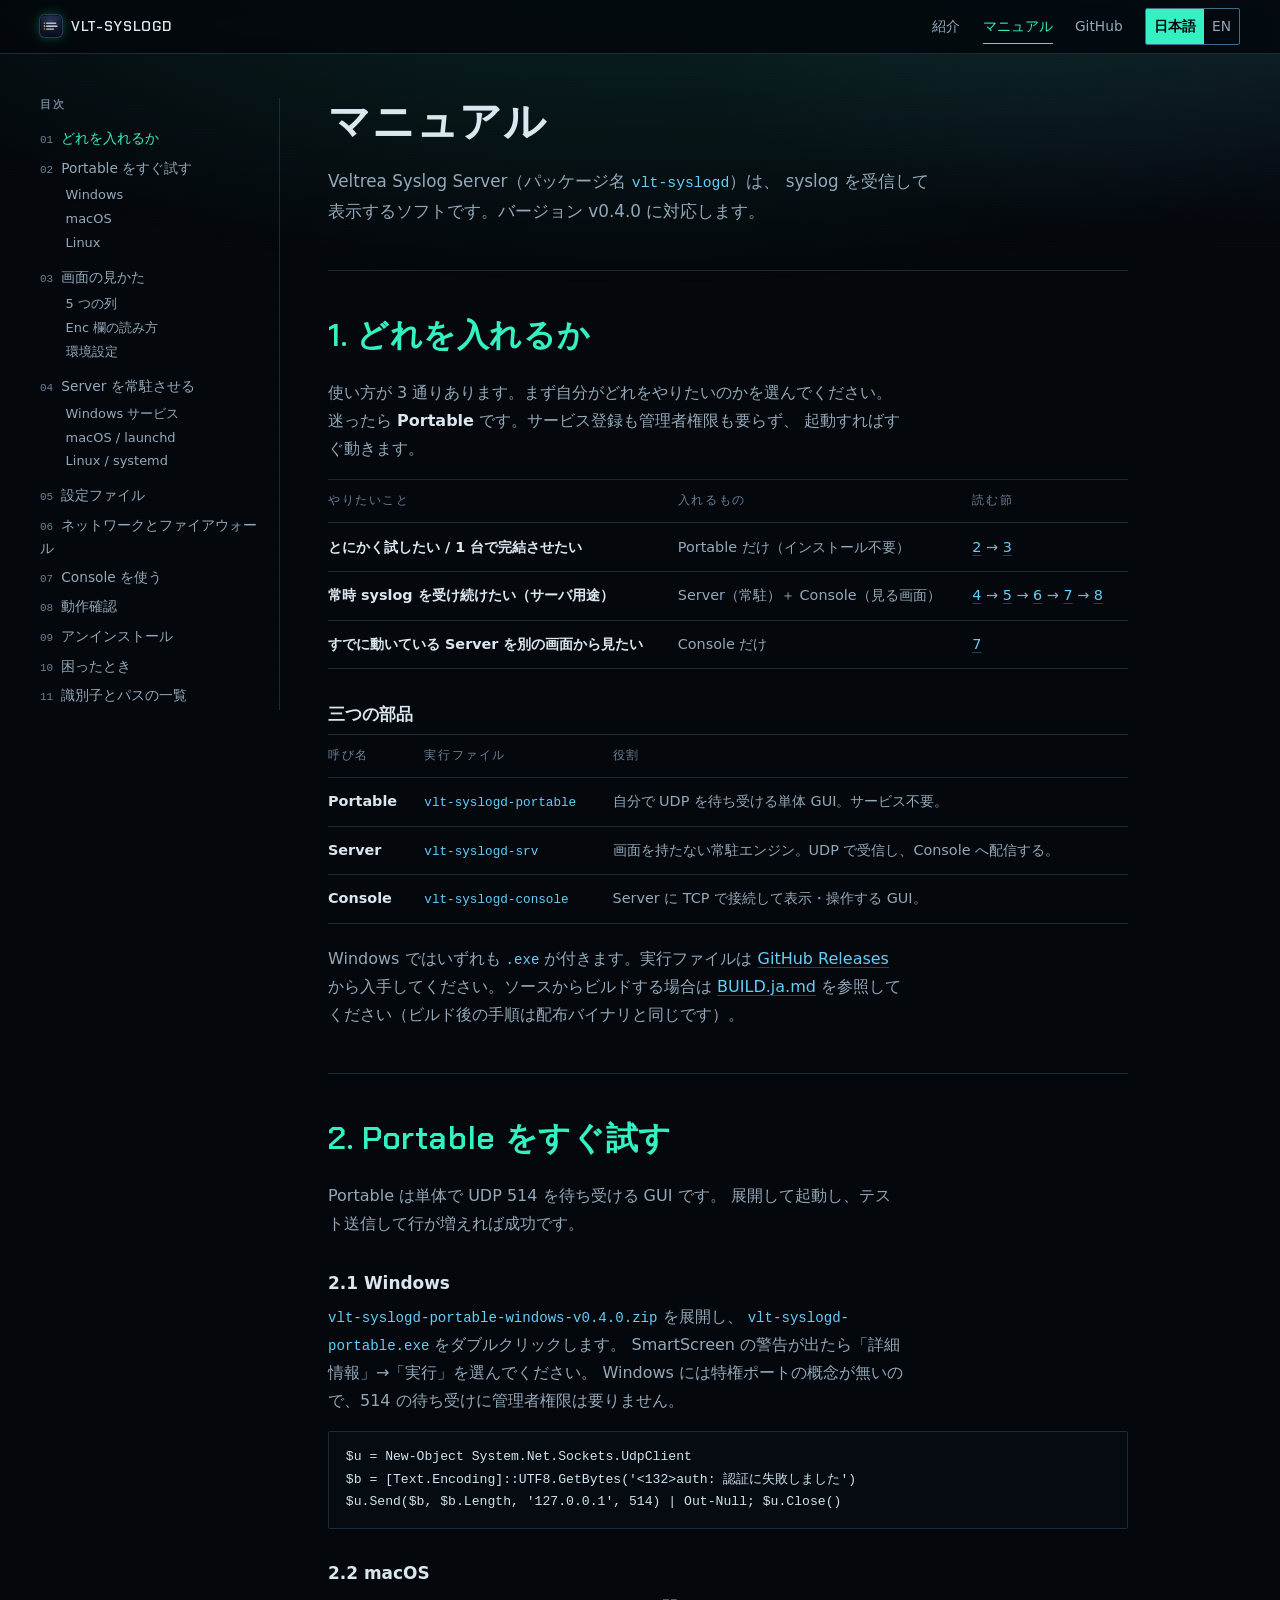
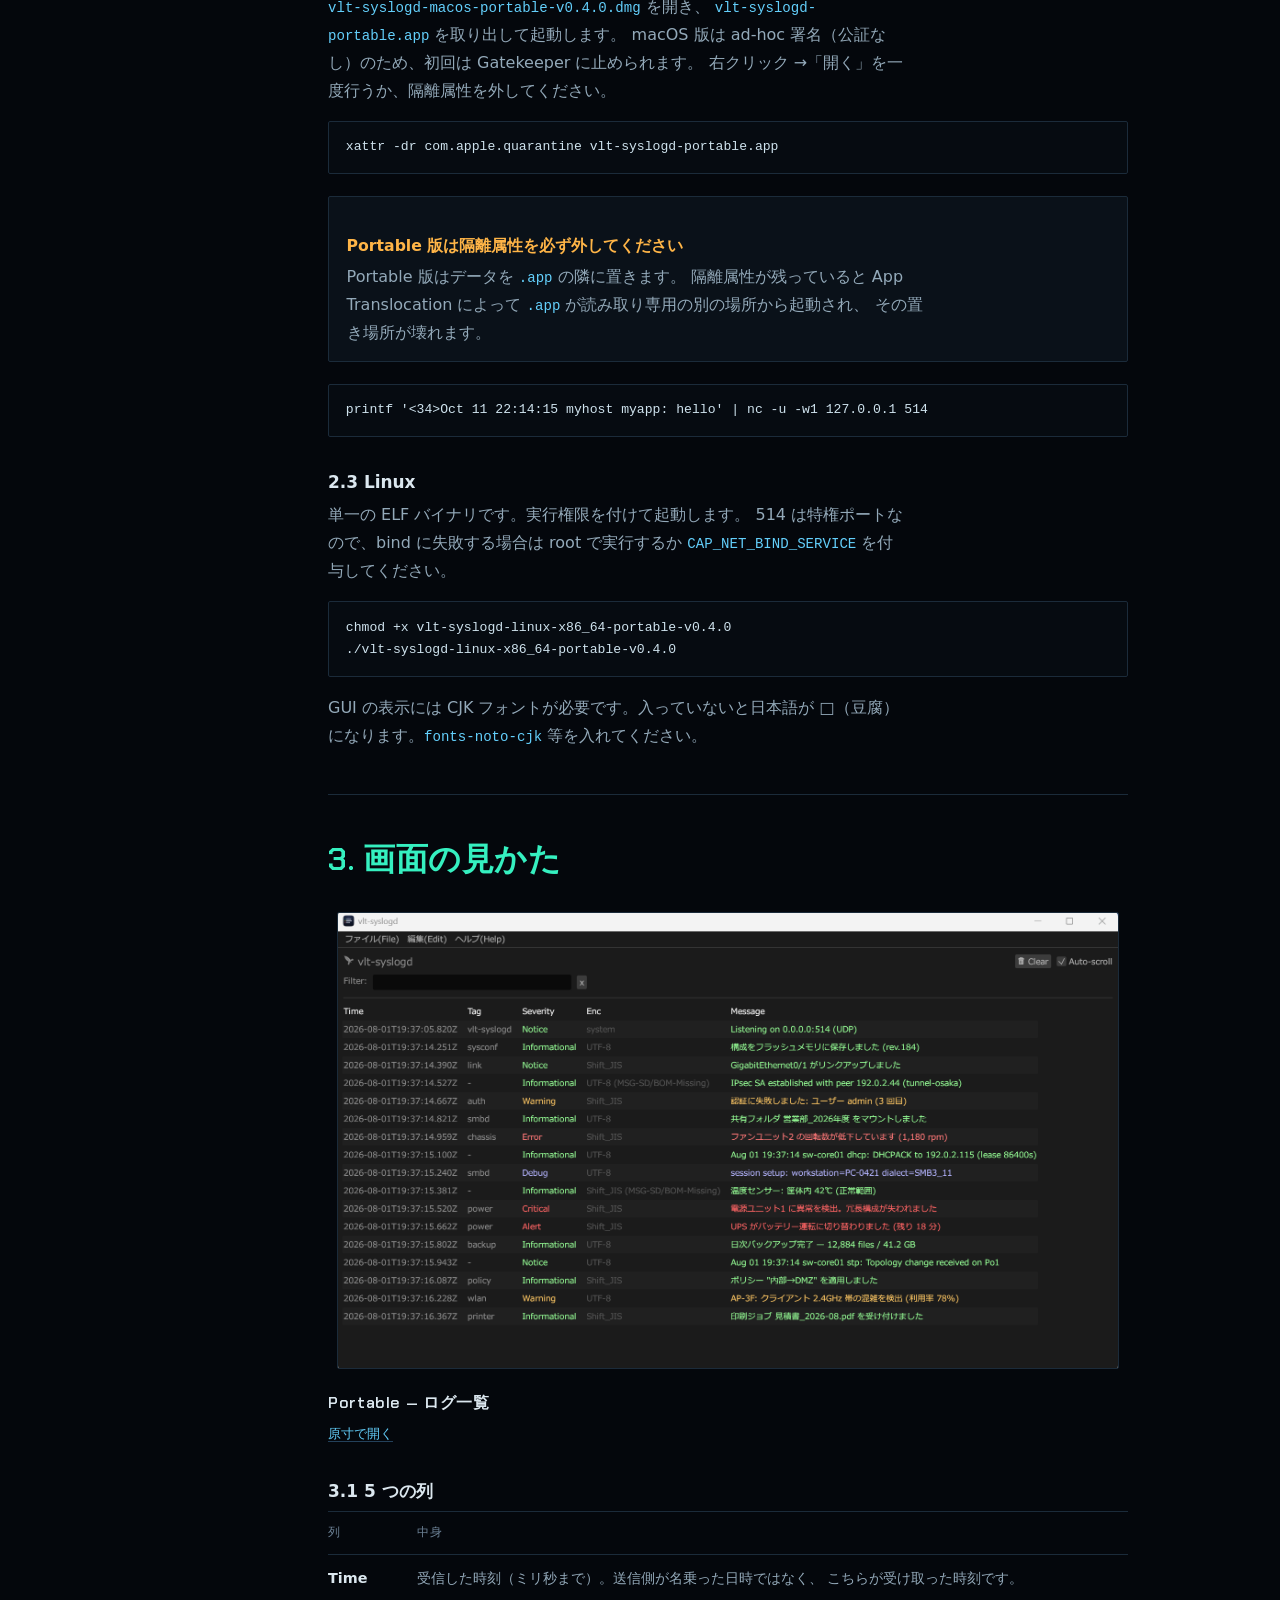
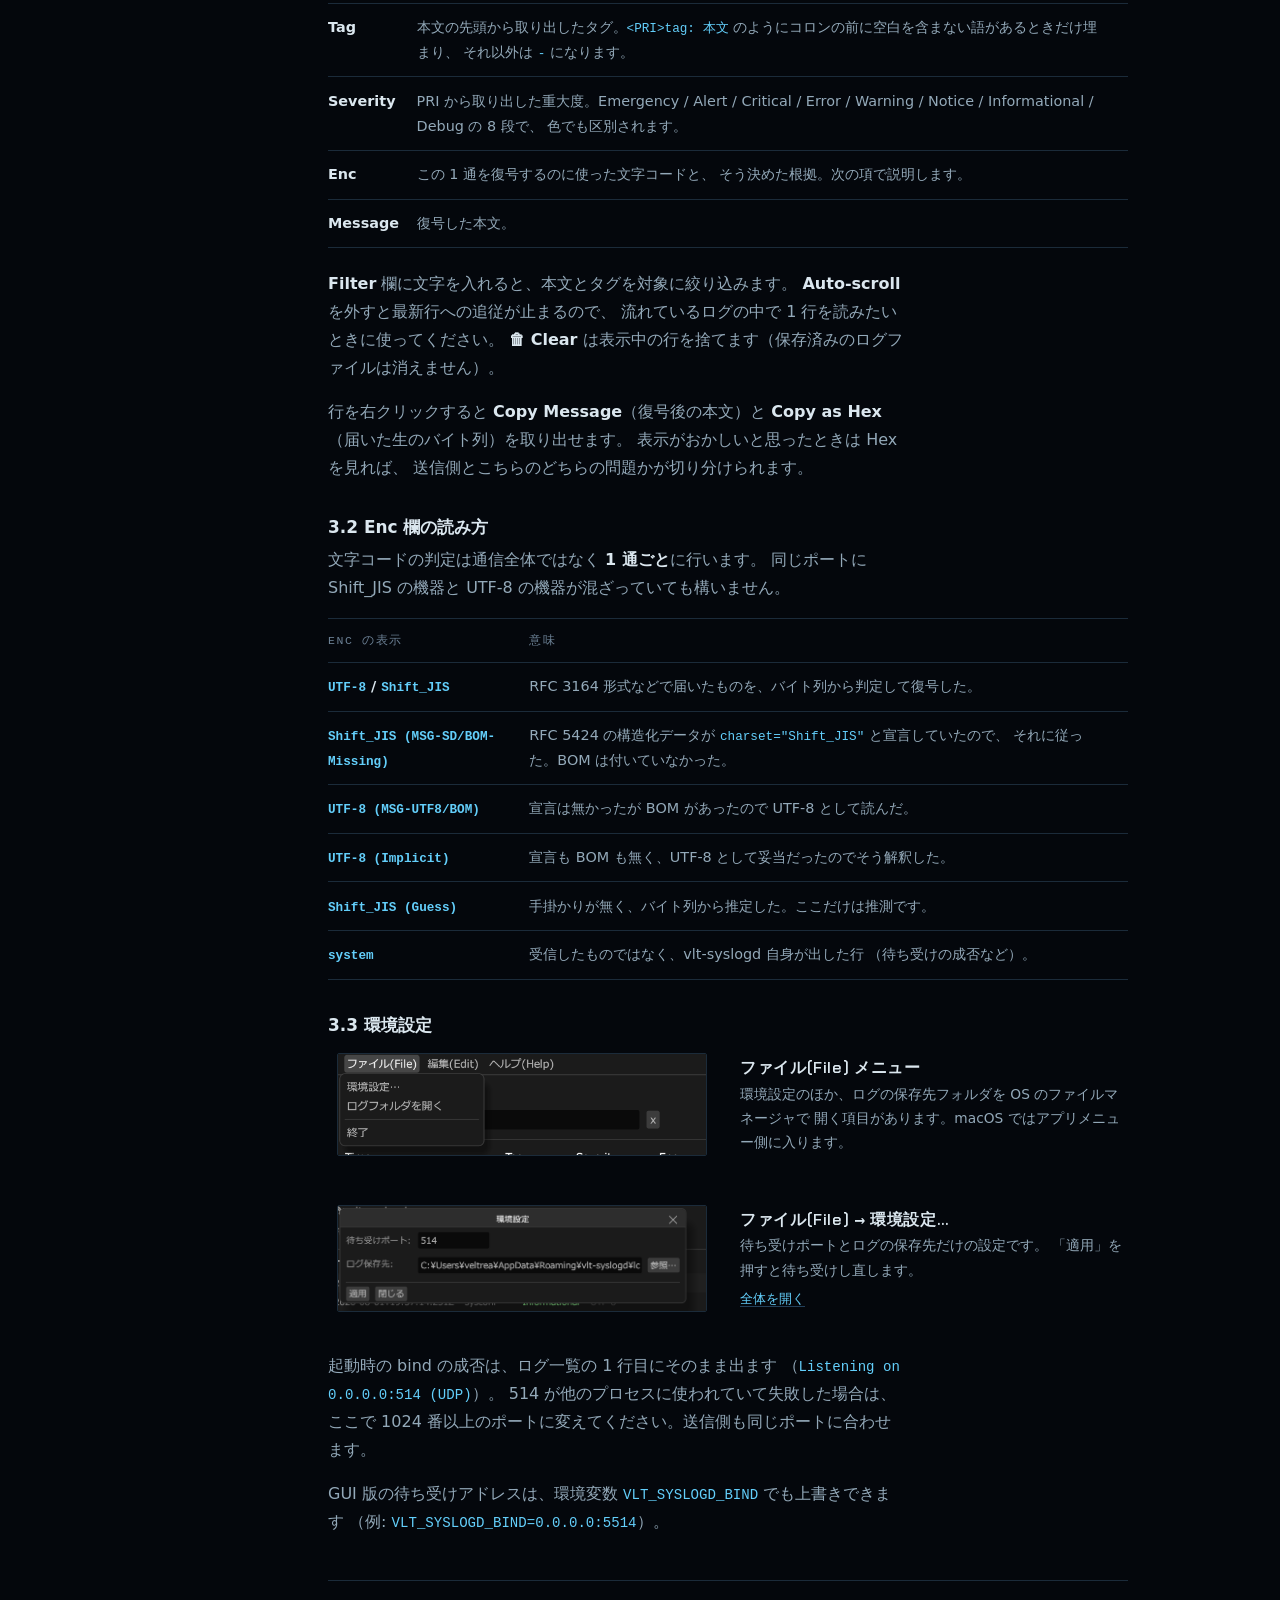
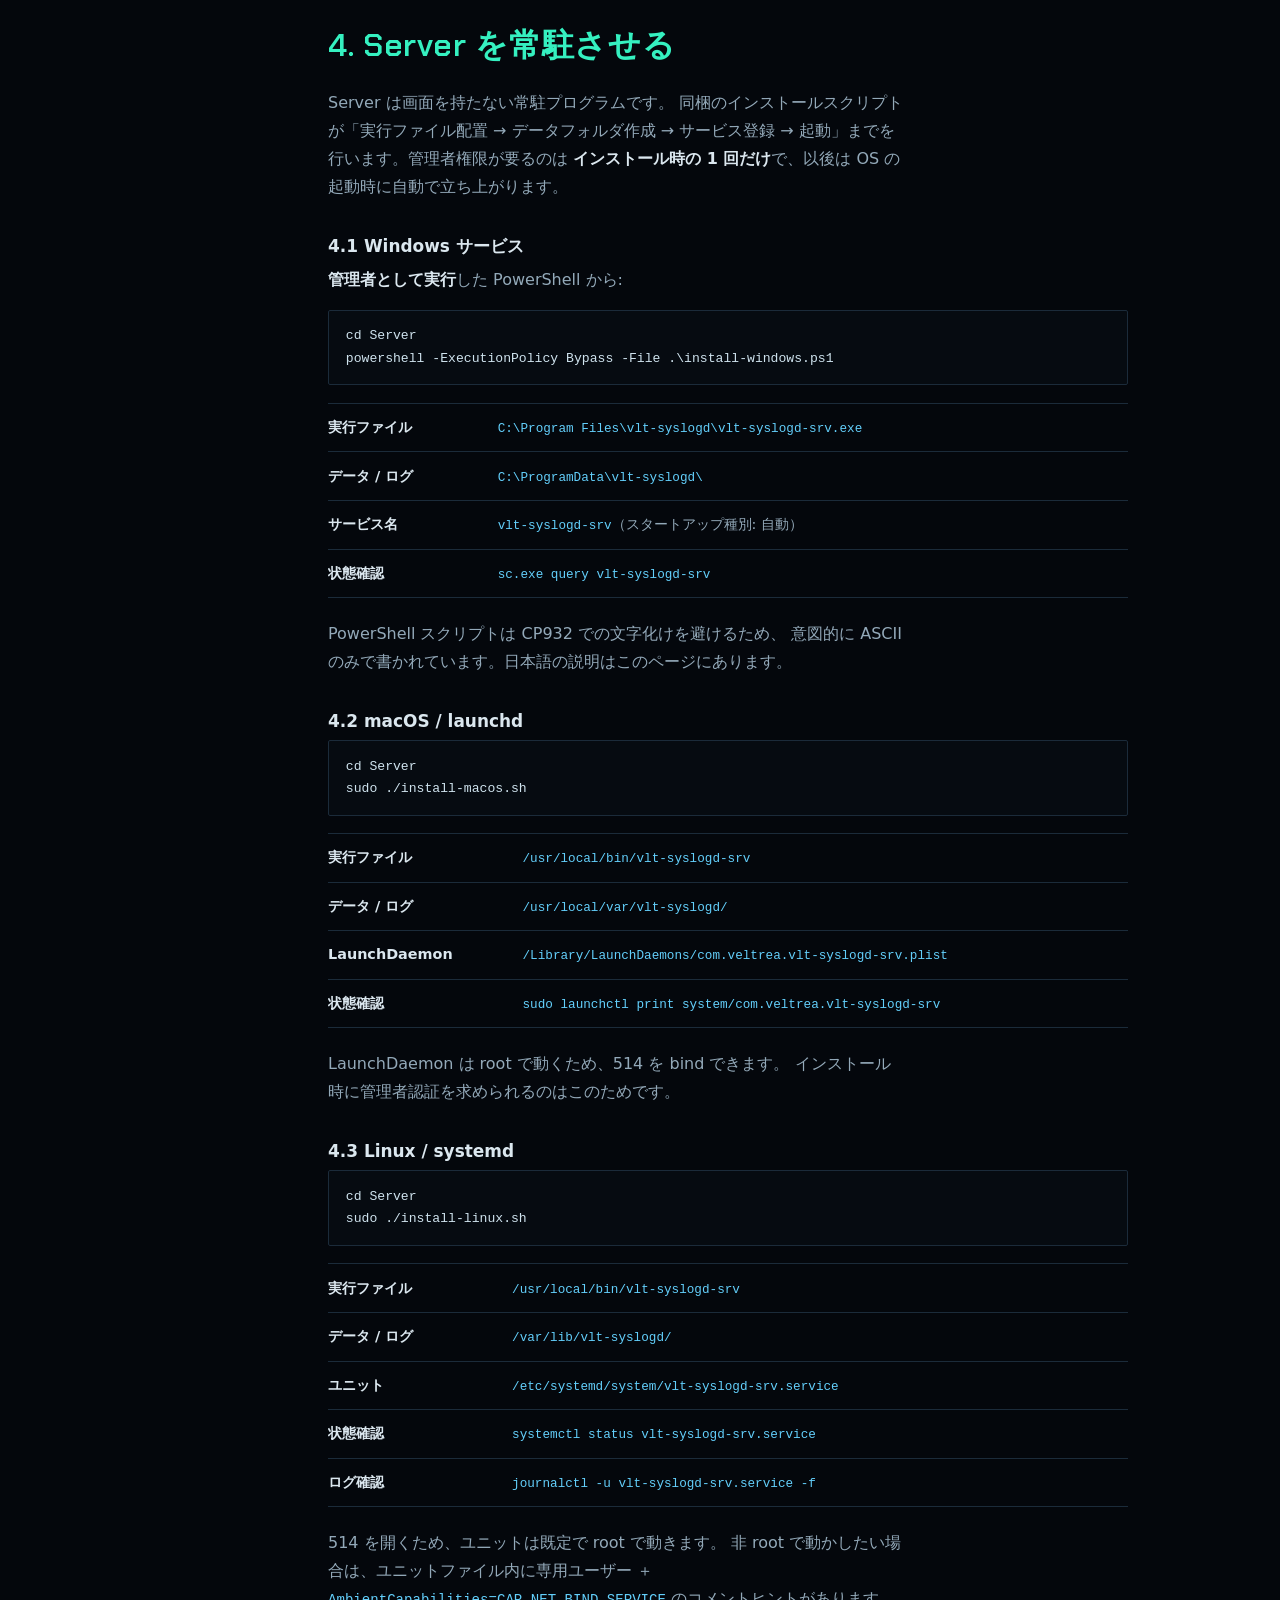
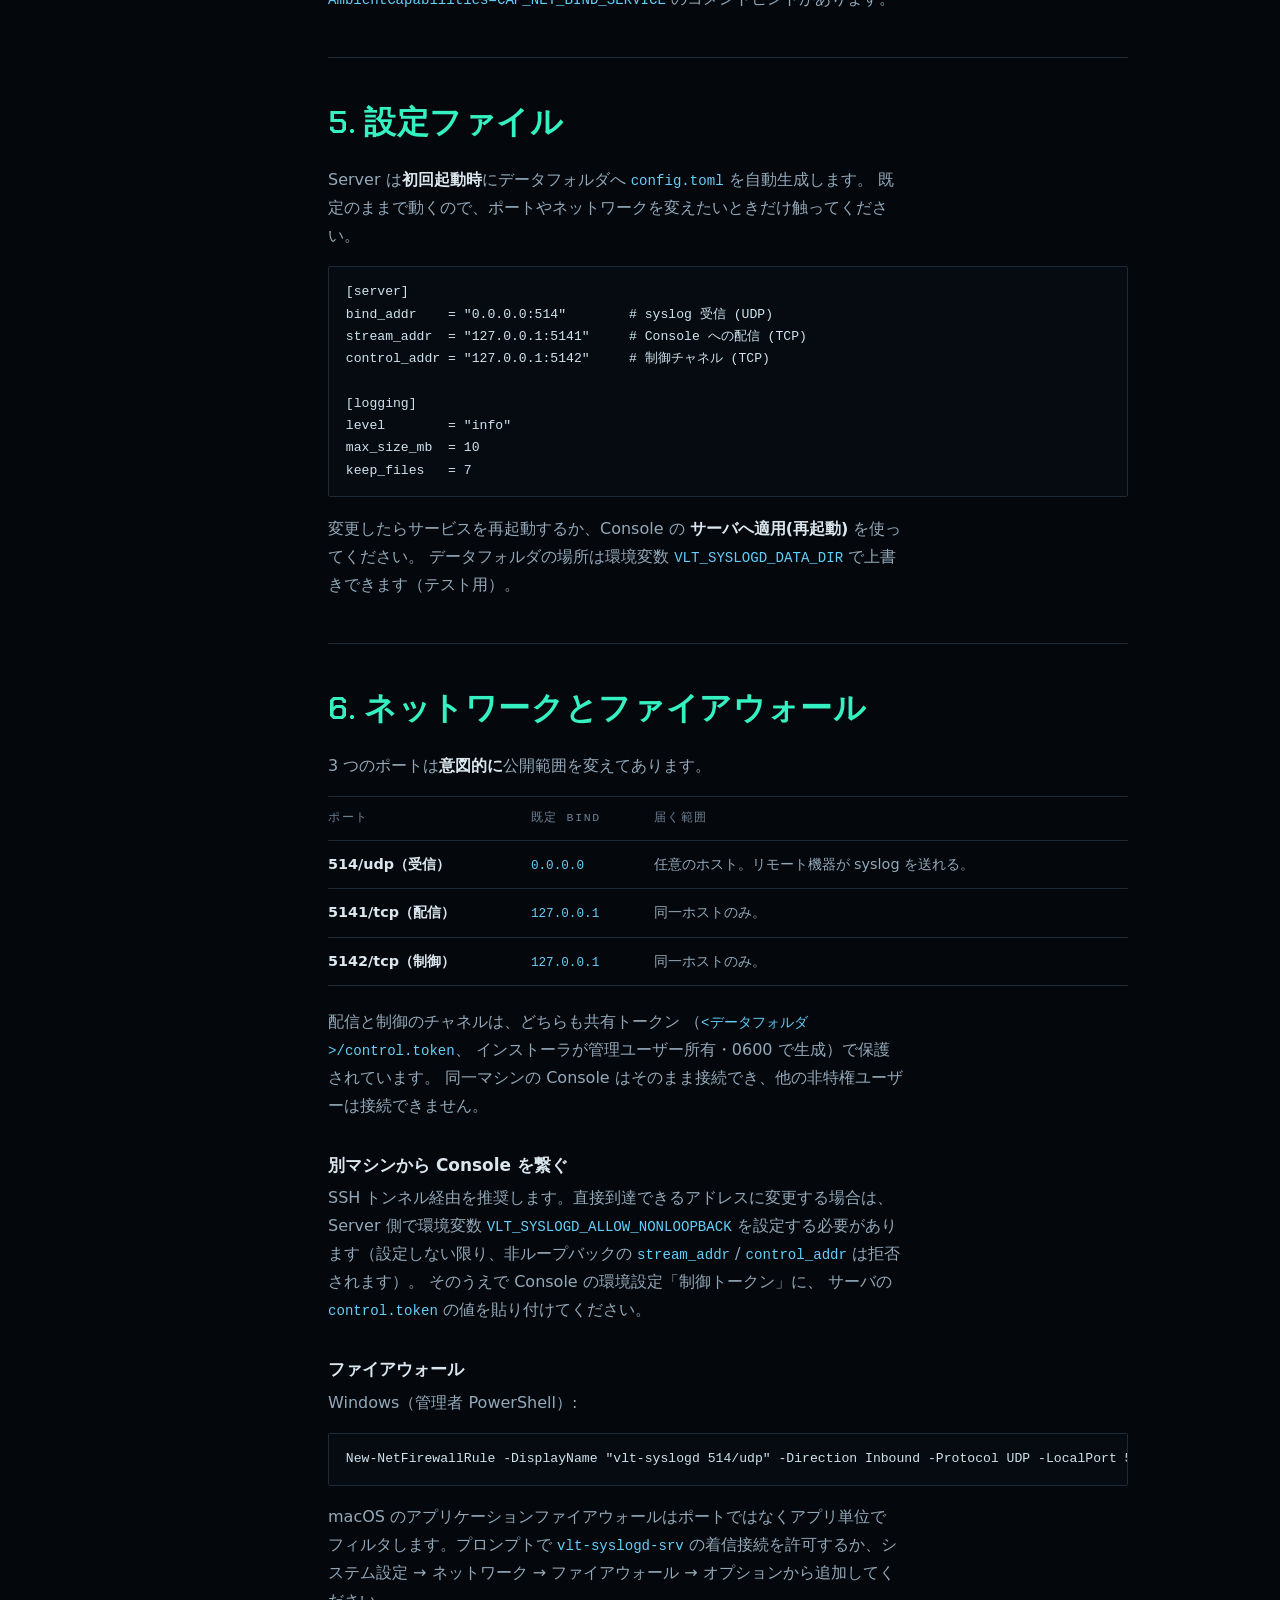
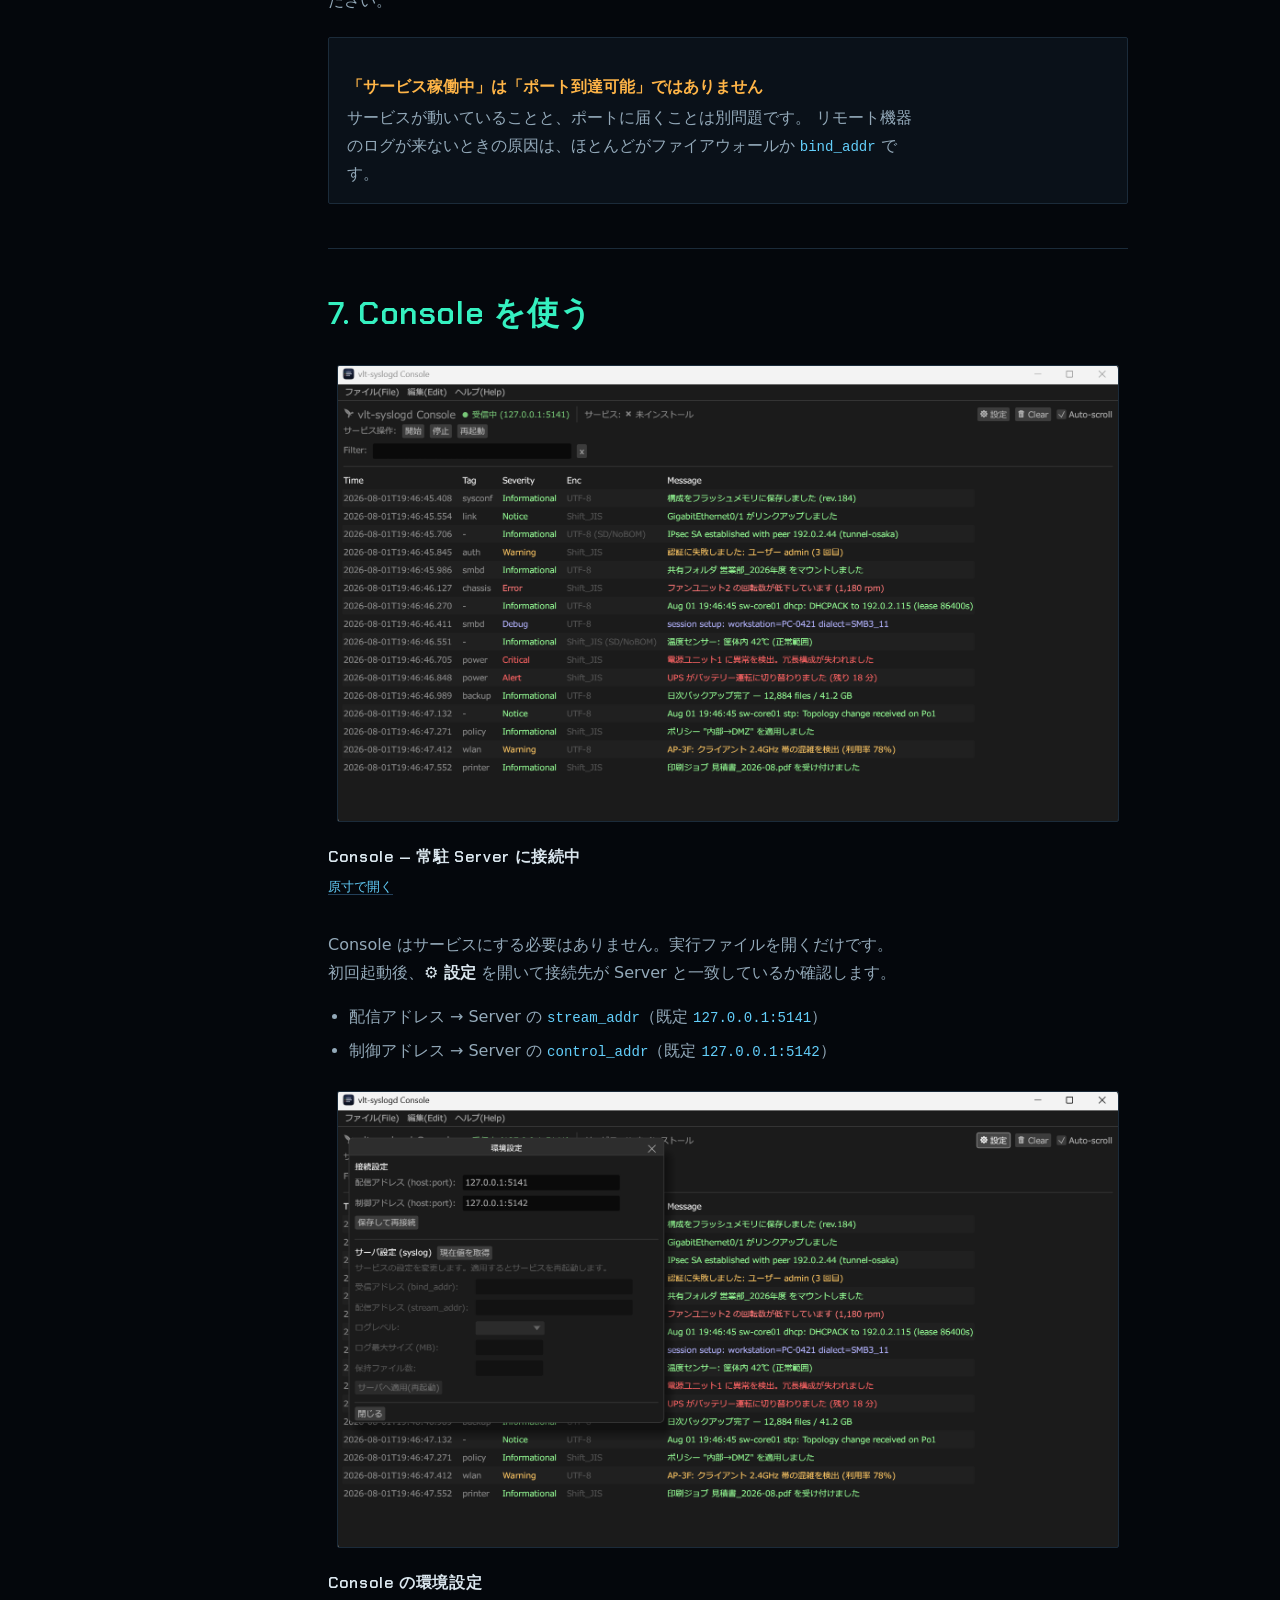
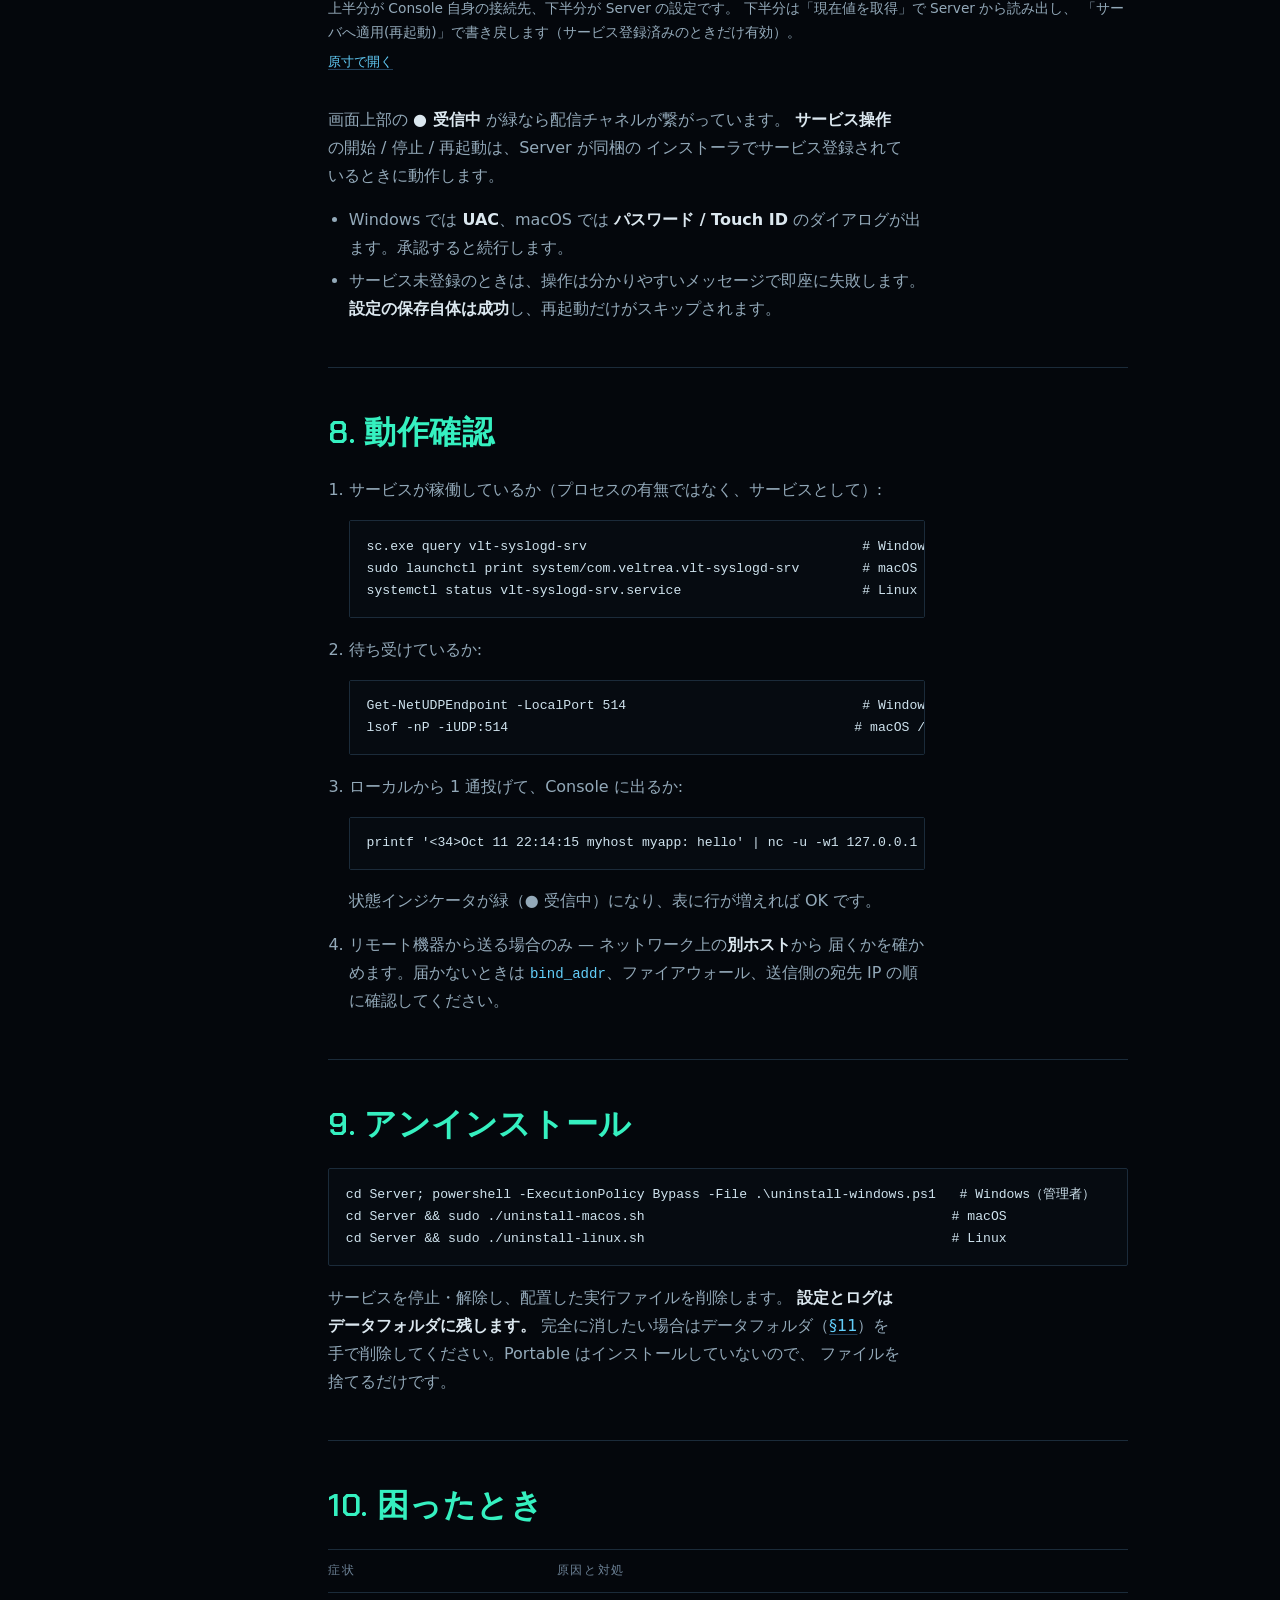
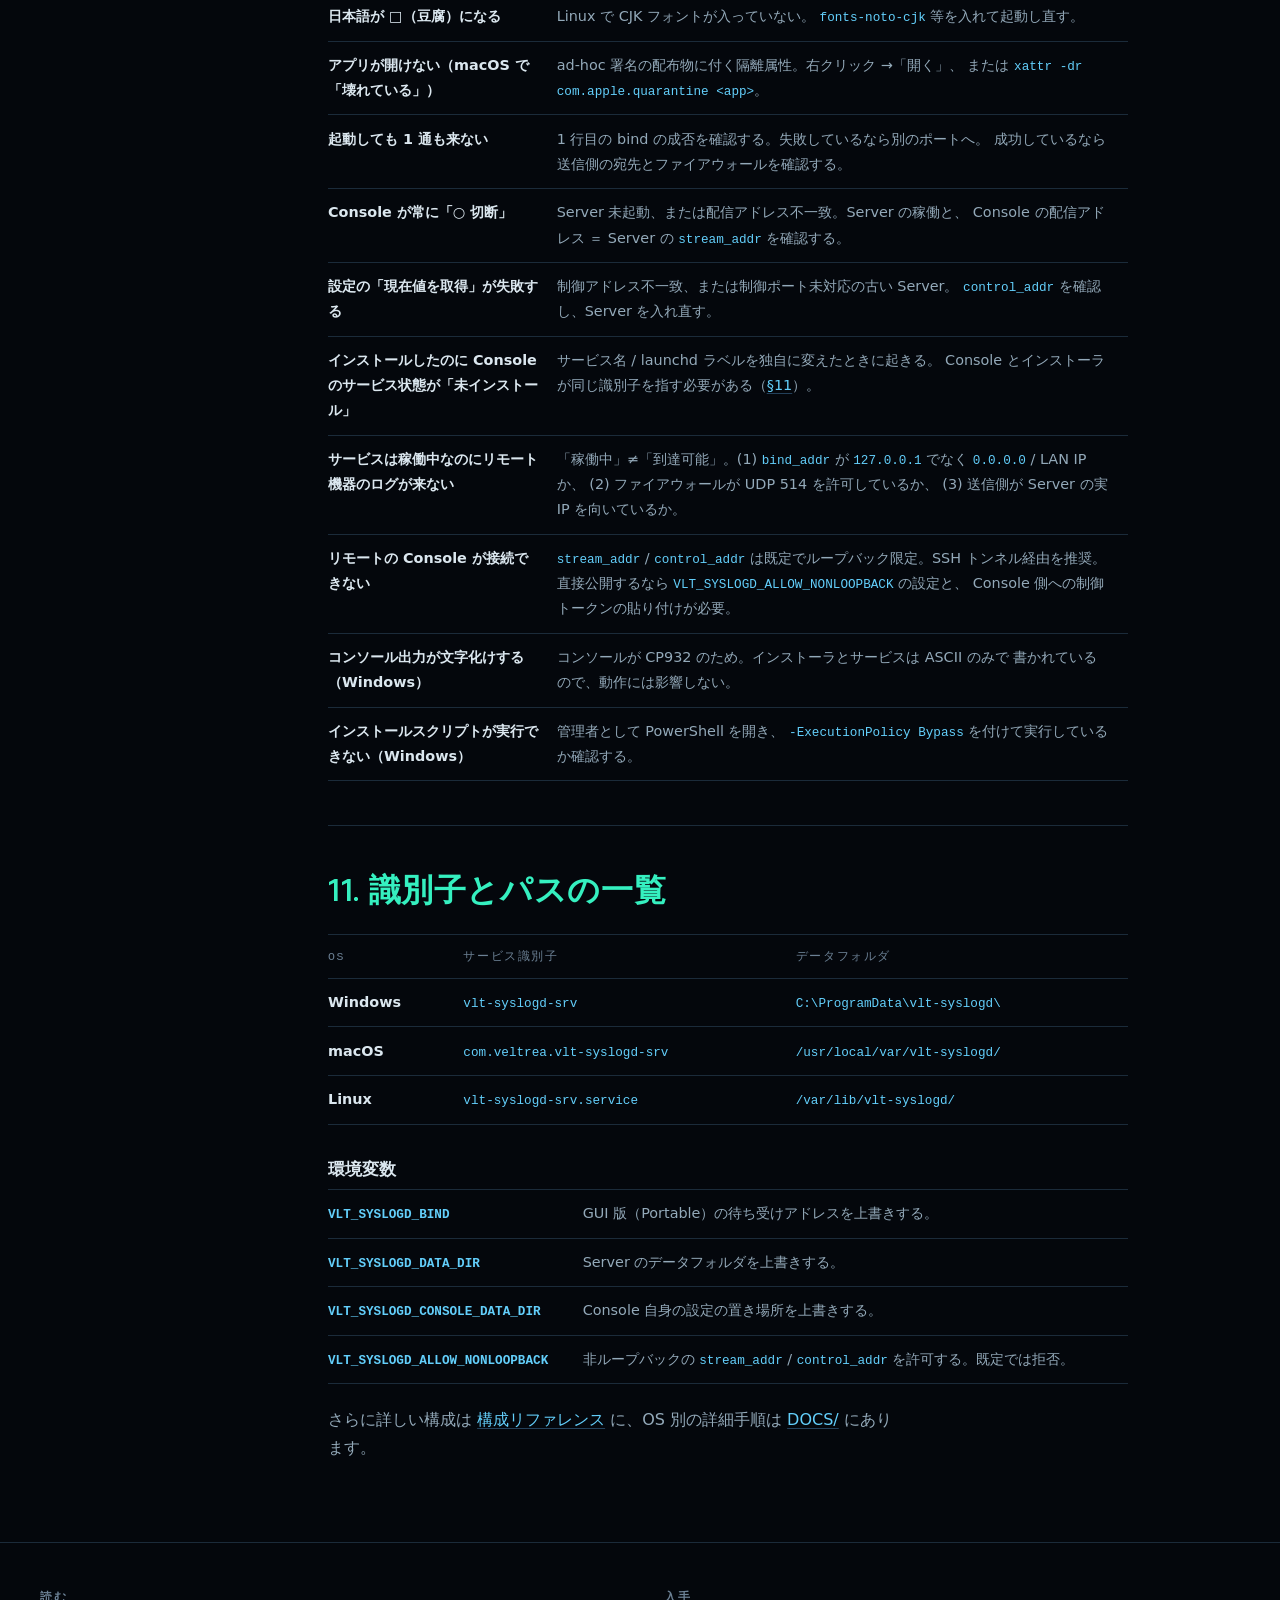
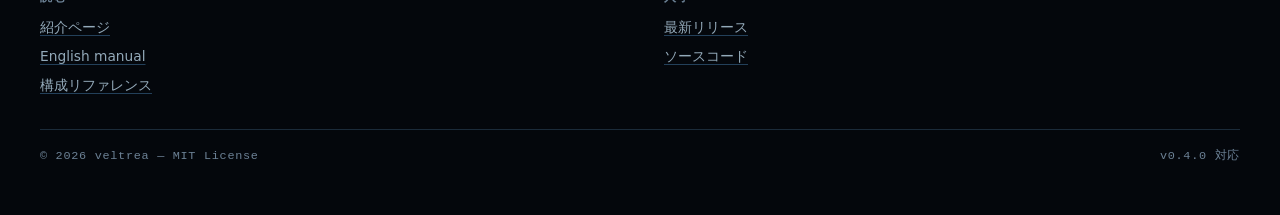
<file: manual.html>
<!DOCTYPE html>
<html lang="ja">
  <head>
    <meta charset="utf-8" />
    <meta name="viewport" content="width=device-width, initial-scale=1" />
    <title>マニュアル — Veltrea Syslog Server</title>
    <meta
      name="description"
      content="Veltrea Syslog Server (vlt-syslogd) の使い方。Portable をすぐ試す手順、画面の見かた、Windows / macOS / Linux で Server を常駐させる方法、Console の接続、トラブルシュート。"
    />
    <link rel="canonical" href="https://veltrea.github.io/vlt-syslogd/manual.html" />
    <link rel="alternate" hreflang="ja" href="https://veltrea.github.io/vlt-syslogd/manual.html" />
    <link
      rel="alternate"
      hreflang="en"
      href="https://veltrea.github.io/vlt-syslogd/manual.en.html"
    />
    <link rel="icon" href="assets/icon-256.png" type="image/png" />
    <link rel="stylesheet" href="styles.css" />
  </head>
  <body class="doc">
    <!--
      本文の面。紹介ページと同じ素の造り。
      左に固定の目次（現在位置を太字で示す）、右に本文。図版は暗い枠に入れて
      原寸へのリンクを添える。装飾は置かず、色は重大度と状態にだけ使う。
    -->
    <a class="skip" href="#doc">本文へ移動</a>

    <header class="masthead">
      <a class="masthead__mark" href="./">
        <img src="assets/icon-256.png" alt="" width="22" height="22" />
        <span class="masthead__name">VLT-SYSLOGD</span>
      </a>
      <nav aria-label="サイト内">
        <a href="./">紹介</a>
        <a href="manual.html" aria-current="page">マニュアル</a>
        <a href="https://github.com/veltrea/vlt-syslogd">GitHub</a>
        <span class="lang">
          <a href="manual.html" aria-current="true" hreflang="ja">日本語</a>
          <a href="manual.en.html" hreflang="en">EN</a>
        </span>
      </nav>
    </header>

    <div class="wrap doc__layout">
      <!-- ===== 目次 ===== -->
      <nav class="toc" aria-label="目次">
        <h2>目次</h2>
        <ol>
          <li><a href="#start">どれを入れるか</a></li>
          <li>
            <a href="#portable">Portable をすぐ試す</a>
            <ol>
              <li><a href="#portable-win">Windows</a></li>
              <li><a href="#portable-mac">macOS</a></li>
              <li><a href="#portable-linux">Linux</a></li>
            </ol>
          </li>
          <li>
            <a href="#screen">画面の見かた</a>
            <ol>
              <li><a href="#screen-columns">5 つの列</a></li>
              <li><a href="#screen-enc">Enc 欄の読み方</a></li>
              <li><a href="#screen-prefs">環境設定</a></li>
            </ol>
          </li>
          <li>
            <a href="#server">Server を常駐させる</a>
            <ol>
              <li><a href="#server-win">Windows サービス</a></li>
              <li><a href="#server-mac">macOS / launchd</a></li>
              <li><a href="#server-linux">Linux / systemd</a></li>
            </ol>
          </li>
          <li><a href="#config">設定ファイル</a></li>
          <li><a href="#network">ネットワークとファイアウォール</a></li>
          <li><a href="#console">Console を使う</a></li>
          <li><a href="#verify">動作確認</a></li>
          <li><a href="#uninstall">アンインストール</a></li>
          <li><a href="#trouble">困ったとき</a></li>
          <li><a href="#reference">識別子とパスの一覧</a></li>
        </ol>
      </nav>

      <!-- ===== 本文 ===== -->
      <main class="doc__body" id="doc">
        <h1>マニュアル</h1>
        <p>
          Veltrea Syslog Server（パッケージ名 <code>vlt-syslogd</code>）は、
          syslog を受信して表示するソフトです。バージョン v0.4.0 に対応します。
        </p>

        <section id="start">
          <h2>1. どれを入れるか</h2>
          <p>
            使い方が 3 通りあります。まず自分がどれをやりたいのかを選んでください。
            迷ったら <b>Portable</b> です。サービス登録も管理者権限も要らず、
            起動すればすぐ動きます。
          </p>

          <div class="table-scroll">
            <table>
              <thead>
                <tr>
                  <th scope="col">やりたいこと</th>
                  <th scope="col">入れるもの</th>
                  <th scope="col">読む節</th>
                </tr>
              </thead>
              <tbody>
                <tr>
                  <td>とにかく試したい / 1 台で完結させたい</td>
                  <td>Portable だけ（インストール不要）</td>
                  <td><a href="#portable">2</a> → <a href="#screen">3</a></td>
                </tr>
                <tr>
                  <td>常時 syslog を受け続けたい（サーバ用途）</td>
                  <td>Server（常駐）＋ Console（見る画面）</td>
                  <td>
                    <a href="#server">4</a> → <a href="#config">5</a> →
                    <a href="#network">6</a> → <a href="#console">7</a> →
                    <a href="#verify">8</a>
                  </td>
                </tr>
                <tr>
                  <td>すでに動いている Server を別の画面から見たい</td>
                  <td>Console だけ</td>
                  <td><a href="#console">7</a></td>
                </tr>
              </tbody>
            </table>
          </div>

          <h3>三つの部品</h3>
          <div class="table-scroll">
            <table>
              <thead>
                <tr>
                  <th scope="col">呼び名</th>
                  <th scope="col">実行ファイル</th>
                  <th scope="col">役割</th>
                </tr>
              </thead>
              <tbody>
                <tr>
                  <td>Portable</td>
                  <td><code>vlt-syslogd-portable</code></td>
                  <td>自分で UDP を待ち受ける単体 GUI。サービス不要。</td>
                </tr>
                <tr>
                  <td>Server</td>
                  <td><code>vlt-syslogd-srv</code></td>
                  <td>
                    画面を持たない常駐エンジン。UDP で受信し、Console へ配信する。
                  </td>
                </tr>
                <tr>
                  <td>Console</td>
                  <td><code>vlt-syslogd-console</code></td>
                  <td>Server に TCP で接続して表示・操作する GUI。</td>
                </tr>
              </tbody>
            </table>
          </div>
          <p>
            Windows ではいずれも <code>.exe</code> が付きます。実行ファイルは
            <a href="https://github.com/veltrea/vlt-syslogd/releases/latest"
              >GitHub Releases</a
            >
            から入手してください。ソースからビルドする場合は
            <a
              href="https://github.com/veltrea/vlt-syslogd/blob/main/DOCS/BUILD.ja.md"
              >BUILD.ja.md</a
            >
            を参照してください（ビルド後の手順は配布バイナリと同じです）。
          </p>
        </section>

        <section id="portable">
          <h2>2. Portable をすぐ試す</h2>
          <p>
            Portable は単体で UDP 514 を待ち受ける GUI です。
            展開して起動し、テスト送信して行が増えれば成功です。
          </p>

          <h3 id="portable-win">2.1 Windows</h3>
          <p>
            <code>vlt-syslogd-portable-windows-v0.4.0.zip</code> を展開し、
            <code>vlt-syslogd-portable.exe</code> をダブルクリックします。
            SmartScreen の警告が出たら「詳細情報」→「実行」を選んでください。
            Windows には特権ポートの概念が無いので、514 の待ち受けに管理者権限は要りません。
          </p>
          <pre class="cmd"><code>$u = New-Object System.Net.Sockets.UdpClient
$b = [Text.Encoding]::UTF8.GetBytes('&lt;132&gt;auth: 認証に失敗しました')
$u.Send($b, $b.Length, '127.0.0.1', 514) | Out-Null; $u.Close()</code></pre>

          <h3 id="portable-mac">2.2 macOS</h3>
          <p>
            <code>vlt-syslogd-macos-portable-v0.4.0.dmg</code> を開き、
            <code>vlt-syslogd-portable.app</code> を取り出して起動します。
            macOS 版は ad-hoc 署名（公証なし）のため、初回は Gatekeeper に止められます。
            右クリック →「開く」を一度行うか、隔離属性を外してください。
          </p>
          <pre class="cmd"><code>xattr -dr com.apple.quarantine vlt-syslogd-portable.app</code></pre>
          <div class="caution">
            <h4>Portable 版は隔離属性を必ず外してください</h4>
            <p>
              Portable 版はデータを <code>.app</code> の隣に置きます。
              隔離属性が残っていると App Translocation によって
              <code>.app</code> が読み取り専用の別の場所から起動され、
              その置き場所が壊れます。
            </p>
          </div>
          <pre class="cmd"><code>printf '&lt;34&gt;Oct 11 22:14:15 myhost myapp: hello' | nc -u -w1 127.0.0.1 514</code></pre>

          <h3 id="portable-linux">2.3 Linux</h3>
          <p>
            単一の ELF バイナリです。実行権限を付けて起動します。
            514 は特権ポートなので、bind に失敗する場合は root で実行するか
            <code>CAP_NET_BIND_SERVICE</code> を付与してください。
          </p>
          <pre class="cmd"><code>chmod +x vlt-syslogd-linux-x86_64-portable-v0.4.0
./vlt-syslogd-linux-x86_64-portable-v0.4.0</code></pre>
          <p>
            GUI の表示には CJK フォントが必要です。入っていないと日本語が
            □（豆腐）になります。<code>fonts-noto-cjk</code> 等を入れてください。
          </p>
        </section>

        <section id="screen">
          <h2>3. 画面の見かた</h2>

          <figure class="plate" style="margin-bottom: 2rem">
            <div class="plate__frame">
              <a href="assets/portable-main.png" target="_blank" rel="noopener">
                <img
                  src="assets/portable-main.png"
                  width="1698"
                  height="989"
                  alt="Portable のログ一覧。Time・Tag・Severity・Enc・Message の 5 列に、UTF-8 と Shift_JIS のメッセージが混在して表示されている。"
                />
              </a>
            </div>
            <figcaption class="plate__caption">
              <b>Portable — ログ一覧</b>
              <a class="plate__full" href="assets/portable-main.png" target="_blank" rel="noopener">原寸で開く</a>
            </figcaption>
          </figure>

          <h3 id="screen-columns">3.1 5 つの列</h3>
          <div class="table-scroll">
            <table>
              <thead>
                <tr>
                  <th scope="col">列</th>
                  <th scope="col">中身</th>
                </tr>
              </thead>
              <tbody>
                <tr>
                  <td>Time</td>
                  <td>
                    受信した時刻（ミリ秒まで）。送信側が名乗った日時ではなく、
                    こちらが受け取った時刻です。
                  </td>
                </tr>
                <tr>
                  <td>Tag</td>
                  <td>
                    本文の先頭から取り出したタグ。<code
                      >&lt;PRI&gt;tag: 本文</code
                    >
                    のようにコロンの前に空白を含まない語があるときだけ埋まり、
                    それ以外は <code>-</code> になります。
                  </td>
                </tr>
                <tr>
                  <td>Severity</td>
                  <td>
                    PRI から取り出した重大度。Emergency / Alert / Critical /
                    Error / Warning / Notice / Informational / Debug の 8 段で、
                    色でも区別されます。
                  </td>
                </tr>
                <tr>
                  <td>Enc</td>
                  <td>
                    この 1 通を復号するのに使った文字コードと、
                    そう決めた根拠。次の項で説明します。
                  </td>
                </tr>
                <tr>
                  <td>Message</td>
                  <td>復号した本文。</td>
                </tr>
              </tbody>
            </table>
          </div>

          <p>
            <b>Filter</b> 欄に文字を入れると、本文とタグを対象に絞り込みます。
            <b>Auto-scroll</b> を外すと最新行への追従が止まるので、
            流れているログの中で 1 行を読みたいときに使ってください。
            <b>🗑 Clear</b> は表示中の行を捨てます（保存済みのログファイルは消えません）。
          </p>
          <p>
            行を右クリックすると <b>Copy Message</b>（復号後の本文）と
            <b>Copy as Hex</b>（届いた生のバイト列）を取り出せます。
            表示がおかしいと思ったときは Hex を見れば、
            送信側とこちらのどちらの問題かが切り分けられます。
          </p>

          <h3 id="screen-enc">3.2 Enc 欄の読み方</h3>
          <p>
            文字コードの判定は通信全体ではなく <b>1 通ごと</b>に行います。
            同じポートに Shift_JIS の機器と UTF-8 の機器が混ざっていても構いません。
          </p>
          <div class="table-scroll">
            <table>
              <thead>
                <tr>
                  <th scope="col">Enc の表示</th>
                  <th scope="col">意味</th>
                </tr>
              </thead>
              <tbody>
                <tr>
                  <td><code>UTF-8</code> / <code>Shift_JIS</code></td>
                  <td>
                    RFC 3164 形式などで届いたものを、バイト列から判定して復号した。
                  </td>
                </tr>
                <tr>
                  <td><code>Shift_JIS (MSG-SD/BOM-Missing)</code></td>
                  <td>
                    RFC 5424 の構造化データが
                    <code>charset="Shift_JIS"</code> と宣言していたので、
                    それに従った。BOM は付いていなかった。
                  </td>
                </tr>
                <tr>
                  <td><code>UTF-8 (MSG-UTF8/BOM)</code></td>
                  <td>宣言は無かったが BOM があったので UTF-8 として読んだ。</td>
                </tr>
                <tr>
                  <td><code>UTF-8 (Implicit)</code></td>
                  <td>
                    宣言も BOM も無く、UTF-8 として妥当だったのでそう解釈した。
                  </td>
                </tr>
                <tr>
                  <td><code>Shift_JIS (Guess)</code></td>
                  <td>
                    手掛かりが無く、バイト列から推定した。ここだけは推測です。
                  </td>
                </tr>
                <tr>
                  <td><code>system</code></td>
                  <td>
                    受信したものではなく、vlt-syslogd 自身が出した行
                    （待ち受けの成否など）。
                  </td>
                </tr>
              </tbody>
            </table>
          </div>

          <h3 id="screen-prefs">3.3 環境設定</h3>
          <div class="plate plate--split" style="margin-bottom: 2rem">
            <div class="plate__frame">
              <img
                src="assets/portable-menu-detail.png"
                width="620"
                height="170"
                alt="ファイル(File) メニューを開いたところ。環境設定…、ログフォルダを開く、終了の 3 項目が並ぶ。"
              />
            </div>
            <div class="plate__caption">
              <b>ファイル(File) メニュー</b>
              <span>
                環境設定のほか、ログの保存先フォルダを OS のファイルマネージャで
                開く項目があります。macOS ではアプリメニュー側に入ります。
              </span>
            </div>
          </div>
          <div class="plate plate--split" style="margin-bottom: 2rem">
            <div class="plate__frame">
              <a href="assets/portable-prefs.png" target="_blank" rel="noopener">
                <img
                  src="assets/portable-prefs-detail.png"
                  width="760"
                  height="215"
                  alt="環境設定ダイアログ。待ち受けポートとログ保存先の 2 項目。"
                />
              </a>
            </div>
            <div class="plate__caption">
              <b>ファイル(File) → 環境設定…</b>
              <span>
                待ち受けポートとログの保存先だけの設定です。
                「適用」を押すと待ち受けし直します。
              <a class="plate__full" href="assets/portable-prefs.png" target="_blank" rel="noopener">全体を開く</a></span>
            </div>
          </div>
          <p>
            起動時の bind の成否は、ログ一覧の 1 行目にそのまま出ます
            （<code>Listening on 0.0.0.0:514 (UDP)</code>）。
            514 が他のプロセスに使われていて失敗した場合は、
            ここで 1024 番以上のポートに変えてください。送信側も同じポートに合わせます。
          </p>
          <p>
            GUI 版の待ち受けアドレスは、環境変数
            <code>VLT_SYSLOGD_BIND</code> でも上書きできます
            （例: <code>VLT_SYSLOGD_BIND=0.0.0.0:5514</code>）。
          </p>
        </section>

        <section id="server">
          <h2>4. Server を常駐させる</h2>
          <p>
            Server は画面を持たない常駐プログラムです。
            同梱のインストールスクリプトが「実行ファイル配置 → データフォルダ作成 →
            サービス登録 → 起動」までを行います。管理者権限が要るのは
            <b>インストール時の 1 回だけ</b>で、以後は OS の起動時に自動で立ち上がります。
          </p>

          <h3 id="server-win">4.1 Windows サービス</h3>
          <p><b>管理者として実行</b>した PowerShell から:</p>
          <pre class="cmd"><code>cd Server
powershell -ExecutionPolicy Bypass -File .\install-windows.ps1</code></pre>
          <div class="table-scroll">
            <table>
              <tbody>
                <tr>
                  <td>実行ファイル</td>
                  <td><code>C:\Program Files\vlt-syslogd\vlt-syslogd-srv.exe</code></td>
                </tr>
                <tr>
                  <td>データ / ログ</td>
                  <td><code>C:\ProgramData\vlt-syslogd\</code></td>
                </tr>
                <tr>
                  <td>サービス名</td>
                  <td><code>vlt-syslogd-srv</code>（スタートアップ種別: 自動）</td>
                </tr>
                <tr>
                  <td>状態確認</td>
                  <td><code>sc.exe query vlt-syslogd-srv</code></td>
                </tr>
              </tbody>
            </table>
          </div>
          <p>
            PowerShell スクリプトは CP932 での文字化けを避けるため、
            意図的に ASCII のみで書かれています。日本語の説明はこのページにあります。
          </p>

          <h3 id="server-mac">4.2 macOS / launchd</h3>
          <pre class="cmd"><code>cd Server
sudo ./install-macos.sh</code></pre>
          <div class="table-scroll">
            <table>
              <tbody>
                <tr>
                  <td>実行ファイル</td>
                  <td><code>/usr/local/bin/vlt-syslogd-srv</code></td>
                </tr>
                <tr>
                  <td>データ / ログ</td>
                  <td><code>/usr/local/var/vlt-syslogd/</code></td>
                </tr>
                <tr>
                  <td>LaunchDaemon</td>
                  <td>
                    <code
                      >/Library/LaunchDaemons/com.veltrea.vlt-syslogd-srv.plist</code
                    >
                  </td>
                </tr>
                <tr>
                  <td>状態確認</td>
                  <td>
                    <code
                      >sudo launchctl print system/com.veltrea.vlt-syslogd-srv</code
                    >
                  </td>
                </tr>
              </tbody>
            </table>
          </div>
          <p>
            LaunchDaemon は root で動くため、514 を bind できます。
            インストール時に管理者認証を求められるのはこのためです。
          </p>

          <h3 id="server-linux">4.3 Linux / systemd</h3>
          <pre class="cmd"><code>cd Server
sudo ./install-linux.sh</code></pre>
          <div class="table-scroll">
            <table>
              <tbody>
                <tr>
                  <td>実行ファイル</td>
                  <td><code>/usr/local/bin/vlt-syslogd-srv</code></td>
                </tr>
                <tr>
                  <td>データ / ログ</td>
                  <td><code>/var/lib/vlt-syslogd/</code></td>
                </tr>
                <tr>
                  <td>ユニット</td>
                  <td><code>/etc/systemd/system/vlt-syslogd-srv.service</code></td>
                </tr>
                <tr>
                  <td>状態確認</td>
                  <td><code>systemctl status vlt-syslogd-srv.service</code></td>
                </tr>
                <tr>
                  <td>ログ確認</td>
                  <td><code>journalctl -u vlt-syslogd-srv.service -f</code></td>
                </tr>
              </tbody>
            </table>
          </div>
          <p>
            514 を開くため、ユニットは既定で root で動きます。
            非 root で動かしたい場合は、ユニットファイル内に専用ユーザー ＋
            <code>AmbientCapabilities=CAP_NET_BIND_SERVICE</code>
            のコメントヒントがあります。
          </p>
        </section>

        <section id="config">
          <h2>5. 設定ファイル</h2>
          <p>
            Server は<b>初回起動時</b>にデータフォルダへ
            <code>config.toml</code> を自動生成します。
            既定のままで動くので、ポートやネットワークを変えたいときだけ触ってください。
          </p>
          <pre><code>[server]
bind_addr    = "0.0.0.0:514"        # syslog 受信 (UDP)
stream_addr  = "127.0.0.1:5141"     # Console への配信 (TCP)
control_addr = "127.0.0.1:5142"     # 制御チャネル (TCP)

[logging]
level        = "info"
max_size_mb  = 10
keep_files   = 7</code></pre>
          <p>
            変更したらサービスを再起動するか、Console の
            <b>サーバへ適用(再起動)</b> を使ってください。
            データフォルダの場所は環境変数 <code>VLT_SYSLOGD_DATA_DIR</code>
            で上書きできます（テスト用）。
          </p>
        </section>

        <section id="network">
          <h2>6. ネットワークとファイアウォール</h2>
          <p>3 つのポートは<b>意図的に</b>公開範囲を変えてあります。</p>
          <div class="table-scroll">
            <table>
              <thead>
                <tr>
                  <th scope="col">ポート</th>
                  <th scope="col">既定 bind</th>
                  <th scope="col">届く範囲</th>
                </tr>
              </thead>
              <tbody>
                <tr>
                  <td>514/udp（受信）</td>
                  <td><code>0.0.0.0</code></td>
                  <td>任意のホスト。リモート機器が syslog を送れる。</td>
                </tr>
                <tr>
                  <td>5141/tcp（配信）</td>
                  <td><code>127.0.0.1</code></td>
                  <td>同一ホストのみ。</td>
                </tr>
                <tr>
                  <td>5142/tcp（制御）</td>
                  <td><code>127.0.0.1</code></td>
                  <td>同一ホストのみ。</td>
                </tr>
              </tbody>
            </table>
          </div>
          <p>
            配信と制御のチャネルは、どちらも共有トークン
            （<code>&lt;データフォルダ&gt;/control.token</code>、
            インストーラが管理ユーザー所有・0600 で生成）で保護されています。
            同一マシンの Console はそのまま接続でき、他の非特権ユーザーは接続できません。
          </p>

          <h3>別マシンから Console を繋ぐ</h3>
          <p>
            SSH トンネル経由を推奨します。直接到達できるアドレスに変更する場合は、
            Server 側で環境変数 <code>VLT_SYSLOGD_ALLOW_NONLOOPBACK</code>
            を設定する必要があります（設定しない限り、非ループバックの
            <code>stream_addr</code> / <code>control_addr</code> は拒否されます）。
            そのうえで Console の環境設定「制御トークン」に、
            サーバの <code>control.token</code> の値を貼り付けてください。
          </p>

          <h3>ファイアウォール</h3>
          <p>Windows（管理者 PowerShell）:</p>
          <pre class="cmd"><code>New-NetFirewallRule -DisplayName "vlt-syslogd 514/udp" -Direction Inbound -Protocol UDP -LocalPort 514 -Action Allow</code></pre>
          <p>
            macOS のアプリケーションファイアウォールはポートではなくアプリ単位で
            フィルタします。プロンプトで <code>vlt-syslogd-srv</code>
            の着信接続を許可するか、システム設定 → ネットワーク → ファイアウォール →
            オプションから追加してください。
          </p>
          <div class="caution">
            <h4>「サービス稼働中」は「ポート到達可能」ではありません</h4>
            <p>
              サービスが動いていることと、ポートに届くことは別問題です。
              リモート機器のログが来ないときの原因は、ほとんどがファイアウォールか
              <code>bind_addr</code> です。
            </p>
          </div>
        </section>

        <section id="console">
          <h2>7. Console を使う</h2>
          <figure class="plate" style="margin-bottom: 2rem">
            <div class="plate__frame">
              <a href="assets/console-main.png" target="_blank" rel="noopener">
                <img
                  src="assets/console-main.png"
                  width="1698"
                  height="989"
                  alt="Console が Server に接続している画面。上部に緑の「受信中 (127.0.0.1:5141)」表示とサービス操作ボタンが並ぶ。"
                />
              </a>
            </div>
            <figcaption class="plate__caption">
              <b>Console — 常駐 Server に接続中</b>
              <a class="plate__full" href="assets/console-main.png" target="_blank" rel="noopener">原寸で開く</a>
            </figcaption>
          </figure>
          <p>
            Console はサービスにする必要はありません。実行ファイルを開くだけです。
            初回起動後、<b>⚙ 設定</b> を開いて接続先が Server と一致しているか確認します。
          </p>
          <ul>
            <li>配信アドレス → Server の <code>stream_addr</code>（既定 <code>127.0.0.1:5141</code>）</li>
            <li>制御アドレス → Server の <code>control_addr</code>（既定 <code>127.0.0.1:5142</code>）</li>
          </ul>

          <div class="plate" style="margin-bottom: 2rem">
            <div class="plate__frame">
              <a href="assets/console-settings.png" target="_blank" rel="noopener">
                <img
                  src="assets/console-settings.png"
                  width="1698"
                  height="989"
                  alt="Console の環境設定。接続設定（配信アドレス・制御アドレス）と、サーバ設定（受信アドレス・ログレベル等）が並ぶ。"
                />
              </a>
            </div>
            <div class="plate__caption">
              <b>Console の環境設定</b>
              <span>
                上半分が Console 自身の接続先、下半分が Server の設定です。
                下半分は「現在値を取得」で Server から読み出し、
                「サーバへ適用(再起動)」で書き戻します（サービス登録済みのときだけ有効）。
              <a class="plate__full" href="assets/console-settings.png" target="_blank" rel="noopener">原寸で開く</a></span>
            </div>
          </div>

          <p>
            画面上部の <b>● 受信中</b> が緑なら配信チャネルが繋がっています。
            <b>サービス操作</b> の開始 / 停止 / 再起動は、Server が同梱の
            インストーラでサービス登録されているときに動作します。
          </p>
          <ul>
            <li>
              Windows では <b>UAC</b>、macOS では
              <b>パスワード / Touch ID</b> のダイアログが出ます。承認すると続行します。
            </li>
            <li>
              サービス未登録のときは、操作は分かりやすいメッセージで即座に失敗します。
              <b>設定の保存自体は成功</b>し、再起動だけがスキップされます。
            </li>
          </ul>
        </section>

        <section id="verify">
          <h2>8. 動作確認</h2>
          <ol>
            <li>
              <p>サービスが稼働しているか（プロセスの有無ではなく、サービスとして）:</p>
              <pre class="cmd"><code>sc.exe query vlt-syslogd-srv                                   # Windows
sudo launchctl print system/com.veltrea.vlt-syslogd-srv        # macOS
systemctl status vlt-syslogd-srv.service                       # Linux</code></pre>
            </li>
            <li>
              <p>待ち受けているか:</p>
              <pre class="cmd"><code>Get-NetUDPEndpoint -LocalPort 514                              # Windows
lsof -nP -iUDP:514                                            # macOS / Linux</code></pre>
            </li>
            <li>
              <p>ローカルから 1 通投げて、Console に出るか:</p>
              <pre class="cmd"><code>printf '&lt;34&gt;Oct 11 22:14:15 myhost myapp: hello' | nc -u -w1 127.0.0.1 514</code></pre>
              <p>
                状態インジケータが緑（● 受信中）になり、表に行が増えれば OK です。
              </p>
            </li>
            <li>
              <p>
                リモート機器から送る場合のみ — ネットワーク上の<b>別ホスト</b>から
                届くかを確かめます。届かないときは
                <code>bind_addr</code>、ファイアウォール、送信側の宛先 IP の順に確認してください。
              </p>
            </li>
          </ol>
        </section>

        <section id="uninstall">
          <h2>9. アンインストール</h2>
          <pre class="cmd"><code>cd Server; powershell -ExecutionPolicy Bypass -File .\uninstall-windows.ps1   # Windows（管理者）
cd Server && sudo ./uninstall-macos.sh                                       # macOS
cd Server && sudo ./uninstall-linux.sh                                       # Linux</code></pre>
          <p>
            サービスを停止・解除し、配置した実行ファイルを削除します。
            <b>設定とログはデータフォルダに残します。</b>
            完全に消したい場合はデータフォルダ（<a href="#reference">§11</a>）を
            手で削除してください。Portable はインストールしていないので、
            ファイルを捨てるだけです。
          </p>
        </section>

        <section id="trouble">
          <h2>10. 困ったとき</h2>
          <div class="table-scroll">
            <table>
              <thead>
                <tr>
                  <th scope="col">症状</th>
                  <th scope="col">原因と対処</th>
                </tr>
              </thead>
              <tbody>
                <tr>
                  <td>日本語が □（豆腐）になる</td>
                  <td>
                    Linux で CJK フォントが入っていない。
                    <code>fonts-noto-cjk</code> 等を入れて起動し直す。
                  </td>
                </tr>
                <tr>
                  <td>アプリが開けない（macOS で「壊れている」）</td>
                  <td>
                    ad-hoc 署名の配布物に付く隔離属性。右クリック →「開く」、
                    または <code>xattr -dr com.apple.quarantine &lt;app&gt;</code>。
                  </td>
                </tr>
                <tr>
                  <td>起動しても 1 通も来ない</td>
                  <td>
                    1 行目の bind の成否を確認する。失敗しているなら別のポートへ。
                    成功しているなら送信側の宛先とファイアウォールを確認する。
                  </td>
                </tr>
                <tr>
                  <td>Console が常に「○ 切断」</td>
                  <td>
                    Server 未起動、または配信アドレス不一致。Server の稼働と、
                    Console の配信アドレス ＝ Server の
                    <code>stream_addr</code> を確認する。
                  </td>
                </tr>
                <tr>
                  <td>設定の「現在値を取得」が失敗する</td>
                  <td>
                    制御アドレス不一致、または制御ポート未対応の古い Server。
                    <code>control_addr</code> を確認し、Server を入れ直す。
                  </td>
                </tr>
                <tr>
                  <td>
                    インストールしたのに Console のサービス状態が「未インストール」
                  </td>
                  <td>
                    サービス名 / launchd ラベルを独自に変えたときに起きる。
                    Console とインストーラが同じ識別子を指す必要がある（<a
                      href="#reference"
                      >§11</a
                    >）。
                  </td>
                </tr>
                <tr>
                  <td>サービスは稼働中なのにリモート機器のログが来ない</td>
                  <td>
                    「稼働中」≠「到達可能」。(1) <code>bind_addr</code> が
                    <code>127.0.0.1</code> でなく <code>0.0.0.0</code> / LAN IP か、
                    (2) ファイアウォールが UDP 514 を許可しているか、
                    (3) 送信側が Server の実 IP を向いているか。
                  </td>
                </tr>
                <tr>
                  <td>リモートの Console が接続できない</td>
                  <td>
                    <code>stream_addr</code> / <code>control_addr</code>
                    は既定でループバック限定。SSH トンネル経由を推奨。
                    直接公開するなら
                    <code>VLT_SYSLOGD_ALLOW_NONLOOPBACK</code> の設定と、
                    Console 側への制御トークンの貼り付けが必要。
                  </td>
                </tr>
                <tr>
                  <td>コンソール出力が文字化けする（Windows）</td>
                  <td>
                    コンソールが CP932 のため。インストーラとサービスは ASCII のみで
                    書かれているので、動作には影響しない。
                  </td>
                </tr>
                <tr>
                  <td>インストールスクリプトが実行できない（Windows）</td>
                  <td>
                    管理者として PowerShell を開き、
                    <code>-ExecutionPolicy Bypass</code> を付けて実行しているか確認する。
                  </td>
                </tr>
              </tbody>
            </table>
          </div>
        </section>

        <section id="reference">
          <h2>11. 識別子とパスの一覧</h2>
          <div class="table-scroll">
            <table>
              <thead>
                <tr>
                  <th scope="col">OS</th>
                  <th scope="col">サービス識別子</th>
                  <th scope="col">データフォルダ</th>
                </tr>
              </thead>
              <tbody>
                <tr>
                  <td>Windows</td>
                  <td><code>vlt-syslogd-srv</code></td>
                  <td><code>C:\ProgramData\vlt-syslogd\</code></td>
                </tr>
                <tr>
                  <td>macOS</td>
                  <td><code>com.veltrea.vlt-syslogd-srv</code></td>
                  <td><code>/usr/local/var/vlt-syslogd/</code></td>
                </tr>
                <tr>
                  <td>Linux</td>
                  <td><code>vlt-syslogd-srv.service</code></td>
                  <td><code>/var/lib/vlt-syslogd/</code></td>
                </tr>
              </tbody>
            </table>
          </div>

          <h3>環境変数</h3>
          <div class="table-scroll">
            <table>
              <tbody>
                <tr>
                  <td><code>VLT_SYSLOGD_BIND</code></td>
                  <td>GUI 版（Portable）の待ち受けアドレスを上書きする。</td>
                </tr>
                <tr>
                  <td><code>VLT_SYSLOGD_DATA_DIR</code></td>
                  <td>Server のデータフォルダを上書きする。</td>
                </tr>
                <tr>
                  <td><code>VLT_SYSLOGD_CONSOLE_DATA_DIR</code></td>
                  <td>Console 自身の設定の置き場所を上書きする。</td>
                </tr>
                <tr>
                  <td><code>VLT_SYSLOGD_ALLOW_NONLOOPBACK</code></td>
                  <td>
                    非ループバックの <code>stream_addr</code> /
                    <code>control_addr</code> を許可する。既定では拒否。
                  </td>
                </tr>
              </tbody>
            </table>
          </div>

          <p>
            さらに詳しい構成は
            <a
              href="https://github.com/veltrea/vlt-syslogd/blob/main/DOCS/REFERENCE.ja.md"
              >構成リファレンス</a
            >
            に、OS 別の詳細手順は
            <a
              href="https://github.com/veltrea/vlt-syslogd/tree/main/DOCS"
              >DOCS/</a
            >
            にあります。
          </p>
        </section>
      </main>
    </div>

    <footer class="colophon">
      <div class="wrap">
        <div class="colophon__grid">
          <div>
            <h2>読む</h2>
            <ul>
              <li><a href="./">紹介ページ</a></li>
              <li><a href="manual.en.html">English manual</a></li>
              <li>
                <a
                  href="https://github.com/veltrea/vlt-syslogd/blob/main/DOCS/REFERENCE.ja.md"
                  >構成リファレンス</a
                >
              </li>
            </ul>
          </div>
          <div>
            <h2>入手</h2>
            <ul>
              <li>
                <a href="https://github.com/veltrea/vlt-syslogd/releases/latest"
                  >最新リリース</a
                >
              </li>
              <li>
                <a href="https://github.com/veltrea/vlt-syslogd">ソースコード</a>
              </li>
            </ul>
          </div>
        </div>
        <div class="colophon__end">
          <span>© 2026 veltrea — MIT License</span>
          <span>v0.4.0 対応</span>
        </div>
      </div>
    </footer>

    <script src="site.js" defer></script>
  </body>
</html>
</file>
<file: styles.css>
@charset "UTF-8";
/* ==========================================================================
   Veltrea Syslog Server — site styles (SF / telemetry console)

   世界: 地上局のテレメトリ・コンソール。
   この製品は遠くの機器から届く流れを受けて読む道具なので、
   管制卓の言語（HUD の枠、読み出し、走査線、生きているログの流れ）で組む。

   演出は入れるが、破ってはいけない線は守る:
   - 実物のスクリーンショットと本文は、必ず読める明度差を保つ
   - prefers-reduced-motion では動きを全部止め、静止した完成形を出す
   - 光らせるのは意味のあるもの（重大度・状態・受信数）だけ
   ========================================================================== */

@font-face {
  font-family: "Chakra Display";
  src: url("assets/fonts/chakra-subset.woff2") format("woff2");
  font-weight: 600;
  font-style: normal;
  font-display: swap;
  unicode-range: U+0000-00FF, U+2010-2015, U+2018-201D, U+2022, U+2026,
    U+2032-2033, U+2192, U+25A0, U+25CF, U+2500-257F;
}

:root {
  --void: #04070c;
  --panel: #0a1119;
  --panel-2: #0e1823;
  --line: #1b2b3a;
  --line-hot: #23405a;
  --line-ui: #446c8c; /* 押せるものの輪郭。3:1 以上 */

  --neon: #35f0c0;
  --neon-dim: #1d9a7d;
  --ice: #63cffb;
  --amber: #ffb547;
  --magenta: #ff4d78;
  --violet: #b39dff;

  --fg: #dbe7ef;
  --fg-dim: #93a9b9;
  --fg-faint: #6c8195;

  --page: 78rem;
  --measure: 36em;
  --gutter: clamp(1.15rem, 3.5vw, 2.5rem);

  --display: "Chakra Display", "Hiragino Kaku Gothic ProN", "Yu Gothic",
    "Noto Sans JP", Meiryo, system-ui, sans-serif;
  --font: -apple-system, BlinkMacSystemFont, "Segoe UI",
    "Hiragino Kaku Gothic ProN", "Hiragino Sans", "Yu Gothic", "Noto Sans JP",
    Meiryo, system-ui, sans-serif;
  --mono: ui-monospace, "SFMono-Regular", "SF Mono", Menlo, Consolas,
    "Noto Sans Mono", monospace;

  --ease: cubic-bezier(0.16, 1, 0.3, 1);
}

*,
*::before,
*::after {
  box-sizing: border-box;
}

html {
  scroll-behavior: smooth;
  scroll-padding-top: 5rem;
  -webkit-text-size-adjust: 100%;
}

body {
  margin: 0;
  background: var(--void);
  color: var(--fg);
  font-family: var(--font);
  font-size: 1rem;
  line-height: 1.75;
  font-feature-settings: "palt" 1;
  overflow-x: hidden;
}

/* 走査線と、遠くの地平の光。装飾ではあるが、この世界の骨。 */
body::before {
  content: "";
  position: fixed;
  inset: 0;
  z-index: 0;
  pointer-events: none;
  background:
    radial-gradient(
      120% 70% at 50% -10%,
      rgba(53, 240, 192, 0.14),
      transparent 60%
    ),
    radial-gradient(
      90% 50% at 100% 0%,
      rgba(99, 207, 251, 0.1),
      transparent 55%
    );
}

body::after {
  content: "";
  position: fixed;
  inset: 0;
  z-index: 1;
  pointer-events: none;
  background: repeating-linear-gradient(
    to bottom,
    rgba(255, 255, 255, 0.02) 0 1px,
    transparent 1px 3px
  );
  mix-blend-mode: overlay;
}

body > * {
  position: relative;
  z-index: 2;
}

img {
  max-width: 100%;
  height: auto;
  display: block;
}

a {
  color: inherit;
  text-underline-offset: 0.2em;
  text-decoration-color: var(--line-hot);
}

a:hover {
  text-decoration-color: var(--neon);
}

h1,
h2,
h3,
h4 {
  margin: 0;
  line-height: 1.3;
  font-weight: 600;
  text-wrap: balance;
}

h1,
h2 {
  font-family: var(--display);
  letter-spacing: 0.02em;
}

h1 {
  font-size: clamp(2rem, 1.3rem + 3vw, 3.5rem);
  line-height: 1.16;
}

h2 {
  font-size: clamp(1.4rem, 1.1rem + 1.2vw, 2rem);
}

h3 {
  font-size: 1.06rem;
  font-weight: 700;
}

h4 {
  font-size: 0.98rem;
  font-weight: 700;
}

p {
  margin: 0 0 1em;
  max-width: var(--measure);
}

code,
kbd,
samp {
  font-family: var(--mono);
  font-size: 0.88em;
  font-feature-settings: normal;
  color: var(--ice);
}

:focus-visible {
  outline: 2px solid var(--neon);
  outline-offset: 3px;
}

.wrap {
  width: min(100% - var(--gutter) * 2, var(--page));
  margin-inline: auto;
}

.skip {
  position: absolute;
  left: -9999px;
  top: 0;
  background: var(--neon);
  color: var(--void);
  padding: 0.55rem 1rem;
  z-index: 99;
  font-weight: 700;
}
.skip:focus {
  left: 1rem;
  top: 1rem;
}

.visually-hidden {
  position: absolute;
  width: 1px;
  height: 1px;
  margin: -1px;
  padding: 0;
  overflow: hidden;
  clip-path: inset(50%);
  white-space: nowrap;
  border: 0;
}

.nowrap {
  white-space: nowrap;
}

/* 読み出しの語（HUD のラベル） */
.readout {
  font-family: var(--mono);
  font-size: 0.72rem;
  letter-spacing: 0.16em;
  text-transform: uppercase;
  color: var(--fg-faint);
}

/* --- 柱：管制卓の上端 ---------------------------------------------------- */
.masthead {
  position: sticky;
  top: 0;
  z-index: 40;
  display: flex;
  align-items: center;
  gap: 1rem;
  padding: 0.5rem var(--gutter);
  background: color-mix(in srgb, var(--void) 88%, transparent);
  backdrop-filter: blur(10px) saturate(150%);
  border-bottom: 1px solid var(--line);
  font-size: 0.86rem;
}

.masthead__mark {
  display: flex;
  align-items: center;
  gap: 0.55rem;
  text-decoration: none;
  font-family: var(--display);
  font-weight: 600;
  letter-spacing: 0.06em;
  white-space: nowrap;
}

.masthead__mark img {
  width: 22px;
  height: 22px;
  border-radius: 5px;
  box-shadow: 0 0 0 1px var(--line-hot), 0 0 12px rgba(53, 240, 192, 0.35);
}

.masthead nav {
  margin-inline-start: auto;
  display: flex;
  align-items: center;
  gap: clamp(0.7rem, 2vw, 1.4rem);
}

.masthead nav a {
  text-decoration: none;
  color: var(--fg-dim);
  padding-block: 0.3rem;
  border-bottom: 1px solid transparent;
  white-space: nowrap;
  transition: color 0.2s var(--ease), border-color 0.2s var(--ease);
}

.masthead nav a:hover,
.masthead nav a[aria-current="page"] {
  color: var(--neon);
  border-bottom-color: var(--neon);
}

@media (max-width: 56rem) {
  .masthead nav a.jump {
    display: none;
  }
}

@media (max-width: 30rem) {
  .masthead__name {
    display: none;
  }
}

.lang {
  display: inline-flex;
  border: 1px solid var(--line-ui);
  border-radius: 2px;
  overflow: hidden;
}
.lang a {
  padding: 0.15rem 0.5rem;
  text-decoration: none;
  color: var(--fg-dim);
  white-space: nowrap;
}
.lang a[aria-current="true"] {
  background: var(--neon);
  color: var(--void);
  font-weight: 700;
}

/* --- HUD の枠 ------------------------------------------------------------ */
/* 四隅の角括弧。管制卓の枠そのもので、飾りの罫ではない。 */
.hud {
  position: relative;
  background: linear-gradient(
    160deg,
    var(--panel-2),
    var(--panel) 55%,
    var(--void)
  );
  border: 1px solid var(--line);
}

.hud::before,
.hud::after {
  content: "";
  position: absolute;
  width: 14px;
  height: 14px;
  border: 1px solid var(--neon);
  pointer-events: none;
}

.hud::before {
  top: -1px;
  left: -1px;
  border-right: 0;
  border-bottom: 0;
}

.hud::after {
  bottom: -1px;
  right: -1px;
  border-left: 0;
  border-top: 0;
}

.hud__bar {
  display: flex;
  align-items: center;
  gap: 0.75rem;
  flex-wrap: wrap;
  padding: 0.5rem 0.9rem;
  border-bottom: 1px solid var(--line);
  background: rgba(6, 12, 18, 0.6);
}

.hud__bar .readout {
  color: var(--fg-dim);
}

.hud__body {
  padding: clamp(0.85rem, 2vw, 1.35rem);
}

/* 状態灯 */
.led {
  display: inline-flex;
  align-items: center;
  gap: 0.4rem;
  font-family: var(--mono);
  font-size: 0.72rem;
  letter-spacing: 0.12em;
  color: var(--neon);
}

.led::before {
  content: "";
  width: 7px;
  height: 7px;
  border-radius: 50%;
  background: var(--neon);
  box-shadow: 0 0 8px var(--neon);
}

/* --- 一面：管制卓 -------------------------------------------------------- */
.console {
  padding-block: clamp(2rem, 5vw, 4rem) clamp(2.5rem, 5vw, 4rem);
}

.console__grid {
  display: grid;
  gap: clamp(1.5rem, 3vw, 2.5rem);
  grid-template-columns: minmax(0, 1fr);
  align-items: start;
}

@media (min-width: 64rem) {
  .console__grid {
    grid-template-columns: minmax(0, 0.85fr) minmax(0, 1.15fr);
  }
}

.console h1 em {
  font-style: normal;
  color: var(--neon);
  text-shadow: 0 0 24px rgba(53, 240, 192, 0.55);
}

.console__lede {
  margin-top: 1.1rem;
  font-size: clamp(1rem, 0.95rem + 0.3vw, 1.15rem);
  color: var(--fg-dim);
  max-width: 30em;
}

.console__lede b {
  color: var(--fg);
  font-weight: 600;
}

.actions {
  display: flex;
  flex-wrap: wrap;
  align-items: center;
  gap: 0.75rem 1rem;
  margin-top: 1.75rem;
}

.btn {
  display: inline-flex;
  align-items: center;
  gap: 0.5rem;
  padding: 0.62rem 1.3rem;
  font: inherit;
  font-family: var(--display);
  font-weight: 600;
  letter-spacing: 0.06em;
  text-decoration: none;
  border: 1px solid var(--neon);
  border-radius: 2px;
  background: var(--neon);
  color: var(--void);
  box-shadow: 0 0 24px -6px rgba(53, 240, 192, 0.75);
  transition: box-shadow 0.25s var(--ease), transform 0.25s var(--ease);
}

.btn:hover {
  box-shadow: 0 0 34px -2px rgba(53, 240, 192, 0.9);
  transform: translateY(-1px);
}

.btn--plain {
  background: transparent;
  color: var(--fg);
  border-color: var(--line-ui);
  box-shadow: none;
}

.btn--plain:hover {
  border-color: var(--neon);
  color: var(--neon);
  box-shadow: 0 0 20px -8px rgba(53, 240, 192, 0.8);
}

.meta {
  font-size: 0.82rem;
  color: var(--fg-faint);
  line-height: 1.6;
  font-family: var(--mono);
}

/* 読み出しの帯 */
.gauges {
  display: grid;
  grid-template-columns: repeat(auto-fit, minmax(9rem, 1fr));
  gap: 1px;
  margin-top: 2rem;
  background: var(--line);
  border: 1px solid var(--line);
}

.gauge {
  background: var(--panel);
  padding: 0.7rem 0.9rem;
}

.gauge b {
  display: block;
  font-family: var(--display);
  font-size: 1.5rem;
  font-weight: 600;
  line-height: 1.1;
  color: var(--neon);
  font-variant-numeric: tabular-nums;
}

.gauge span {
  display: block;
  margin-top: 0.2rem;
}

/* --- 生きているログ ------------------------------------------------------ */
.stream {
  font-family: var(--mono);
  font-size: clamp(0.66rem, 0.55rem + 0.35vw, 0.79rem);
  line-height: 1.55;
}

.stream__head,
.stream__row {
  display: grid;
  grid-template-columns: 6.9rem 4.6rem 9.2rem minmax(0, 1fr);
  gap: 0.5rem;
  padding: 0.22rem 0.15rem;
  white-space: nowrap;
}

@media (max-width: 34rem) {
  .stream__head,
  .stream__row {
    grid-template-columns: 5.6rem 7.4rem minmax(0, 1fr);
  }
  .stream__head span:nth-child(2),
  .stream__row span:nth-child(2) {
    display: none;
  }
}

.stream__head {
  color: var(--fg-faint);
  letter-spacing: 0.12em;
  text-transform: uppercase;
  border-bottom: 1px solid var(--line);
  margin-bottom: 0.35rem;
  padding-bottom: 0.4rem;
}

.stream__rows {
  height: clamp(15rem, 34vh, 21rem);
  overflow: hidden;
  display: flex;
  flex-direction: column;
  justify-content: flex-end;
  gap: 0.05rem;
}

.stream__row span {
  overflow: hidden;
  text-overflow: ellipsis;
}

.stream__row .t {
  color: var(--fg-faint);
}
.stream__row .g {
  color: var(--fg-dim);
}
.stream__row .e {
  color: var(--ice);
  font-size: 0.92em;
}
.stream__row .m {
  color: var(--fg);
}

.stream__row.is-ok .s,
.stream__row.is-ok .m {
  color: var(--neon);
}
.stream__row.is-warn .s,
.stream__row.is-warn .m {
  color: var(--amber);
}
.stream__row.is-error .s,
.stream__row.is-error .m {
  color: var(--magenta);
}
.stream__row.is-debug .s,
.stream__row.is-debug .m {
  color: var(--violet);
}

.stream__row.is-new {
  animation: rowin 0.45s var(--ease) both;
}

@keyframes rowin {
  from {
    opacity: 0;
    transform: translateY(6px);
    filter: brightness(2.2);
  }
  to {
    opacity: 1;
    transform: none;
    filter: none;
  }
}

/* --- 章 ------------------------------------------------------------------ */
.section {
  padding-block: clamp(2.75rem, 6vw, 5rem);
  border-top: 1px solid var(--line);
}

.section__head {
  margin-bottom: clamp(1.5rem, 3vw, 2.25rem);
}

.section__head h2 {
  margin-bottom: 0.55em;
}

.section__lede {
  color: var(--fg-dim);
  max-width: 42em;
}

/* --- 復号の実演 ---------------------------------------------------------- */
.decode {
  display: grid;
  gap: clamp(1.25rem, 3vw, 2.25rem);
  grid-template-columns: minmax(0, 1fr);
  align-items: start;
}

@media (min-width: 60rem) {
  .decode {
    grid-template-columns: minmax(0, 1.1fr) minmax(0, 1fr);
  }
}

.decode__line {
  font-family: var(--mono);
  font-size: clamp(0.72rem, 0.6rem + 0.4vw, 0.88rem);
  line-height: 1.7;
  padding-block: 0.75rem;
  border-bottom: 1px solid var(--line);
  word-break: break-all;
}

.decode__line:last-of-type {
  border-bottom: 0;
}

.decode__line .readout {
  display: block;
  margin-bottom: 0.3rem;
}

.decode__bytes {
  color: var(--fg-faint);
}

.decode__bytes b {
  color: var(--ice);
  font-weight: 400;
}

.decode__bad {
  color: var(--magenta);
}

.decode__good {
  font-family: var(--font);
  font-size: 1rem;
  color: var(--neon);
  font-weight: 600;
  text-shadow: 0 0 18px rgba(53, 240, 192, 0.4);
}

.tagpill {
  display: inline-block;
  margin-inline-start: 0.6rem;
  font-family: var(--mono);
  font-size: 0.7rem;
  font-weight: 400;
  letter-spacing: 0.08em;
  color: var(--ice);
  border: 1px solid var(--line-hot);
  border-radius: 2px;
  padding: 0.05em 0.45em;
  text-shadow: none;
  vertical-align: 0.12em;
}

.enc__list {
  margin: 0;
  font-size: 0.92rem;
}

.enc__list dt {
  font-family: var(--mono);
  font-size: 0.8rem;
  color: var(--ice);
  margin-top: 1rem;
  padding-top: 0.8rem;
  border-top: 1px solid var(--line);
}

.enc__list dt:first-of-type {
  margin-top: 0;
  padding-top: 0;
  border-top: 0;
}

.enc__list dd {
  margin: 0.25rem 0 0;
  color: var(--fg-dim);
  max-width: 32em;
}

/* --- 三つの形 ------------------------------------------------------------ */
.units {
  display: grid;
  gap: 1px;
  background: var(--line);
  border: 1px solid var(--line);
}

@media (min-width: 58rem) {
  .units {
    grid-template-columns: 1.15fr 1.15fr 1fr;
  }
}

.unit {
  background: var(--panel);
  padding: clamp(1rem, 2vw, 1.5rem);
  display: flex;
  flex-direction: column;
  gap: 0.6rem;
}

.unit h3 {
  font-family: var(--display);
  font-size: 1.35rem;
  letter-spacing: 0.04em;
  color: var(--neon);
}

.unit__id {
  font-family: var(--mono);
  font-size: 0.74rem;
  color: var(--fg-faint);
  letter-spacing: 0.06em;
  margin-top: -0.35rem;
}

.unit p {
  margin: 0;
  color: var(--fg-dim);
  font-size: 0.94rem;
  max-width: none;
}

.unit dl {
  margin: auto 0 0;
  padding-top: 0.9rem;
  border-top: 1px solid var(--line);
  font-family: var(--mono);
  font-size: 0.74rem;
  display: grid;
  gap: 0.25rem;
}

.unit dl > div {
  display: flex;
  gap: 0.6rem;
}

.unit dt {
  flex: 0 0 5.2em;
  color: var(--fg-faint);
  letter-spacing: 0.08em;
}

.unit dd {
  margin: 0;
  color: var(--ice);
}

/* --- 図版 ---------------------------------------------------------------- */
.plate {
  margin: 0 0 clamp(1.75rem, 4vw, 2.75rem);
}

.plate:last-child {
  margin-bottom: 0;
}

.plate__frame {
  position: relative;
  padding: 0.55rem;
}

.plate__frame a {
  display: block;
}

.plate__frame img {
  width: 100%;
  border: 1px solid var(--line);
  border-radius: 2px;
}

.plate__caption {
  margin-top: 0.75rem;
  font-size: 0.86rem;
  color: var(--fg-dim);
  max-width: 58em;
}

.plate__caption b {
  display: block;
  font-family: var(--display);
  font-size: 0.98rem;
  letter-spacing: 0.04em;
  color: var(--fg);
  font-weight: 600;
}

.plate__full {
  display: block;
  width: fit-content;
  margin-top: 0.4rem;
  font-size: 0.82rem;
  color: var(--fg-faint);
}

.plate__full:hover {
  color: var(--neon);
}

@media (min-width: 54rem) {
  .plate--split {
    display: grid;
    grid-template-columns: minmax(0, 1fr) minmax(0, 1fr);
    gap: 1.5rem;
    align-items: center;
  }
  .plate--split .plate__caption {
    margin-top: 0;
  }
}

/* --- 表 ------------------------------------------------------------------ */
.table-scroll {
  overflow-x: auto;
  -webkit-overflow-scrolling: touch;
  border-block: 1px solid var(--line);
}

table {
  width: 100%;
  border-collapse: collapse;
  font-size: 0.9rem;
  min-width: 34rem;
}

th,
td {
  text-align: start;
  padding: 0.7rem 1.1rem 0.7rem 0;
  border-bottom: 1px solid var(--line);
  vertical-align: top;
}

thead th {
  font-family: var(--mono);
  font-size: 0.72rem;
  letter-spacing: 0.14em;
  text-transform: uppercase;
  font-weight: 400;
  color: var(--fg-faint);
  white-space: nowrap;
}

tbody td {
  color: var(--fg-dim);
}

tbody td:first-child {
  color: var(--fg);
  font-weight: 600;
}

tbody tr:last-child td {
  border-bottom: 0;
}

/* --- 手順 ---------------------------------------------------------------- */
.steps {
  counter-reset: step;
  list-style: none;
  margin: 0;
  padding: 0;
  display: grid;
  gap: 1.75rem;
}

.steps > li {
  counter-increment: step;
  display: grid;
  gap: 0.2rem 1rem;
  grid-template-columns: 2.5rem minmax(0, 1fr);
}

.steps > li::before {
  content: counter(step, decimal-leading-zero);
  font-family: var(--display);
  font-size: 1.15rem;
  color: var(--neon);
  font-variant-numeric: tabular-nums;
  line-height: 1.5;
}

.steps h3 {
  margin-bottom: 0.35rem;
}

/* --- 端末 ---------------------------------------------------------------- */
pre {
  margin: 0 0 1.1rem;
  padding: 0.9rem 1.05rem;
  background: #060b11;
  color: #cfe3ee;
  border: 1px solid var(--line);
  border-radius: 2px;
  overflow-x: auto;
  font-family: var(--mono);
  font-size: 0.82rem;
  line-height: 1.7;
  tab-size: 2;
}

pre code {
  font-size: inherit;
  color: inherit;
}

.cmd {
  position: relative;
}

.cmd button {
  position: absolute;
  top: 0.4rem;
  inset-inline-end: 0.4rem;
  font: inherit;
  font-family: var(--mono);
  font-size: 0.7rem;
  letter-spacing: 0.08em;
  padding: 0.15rem 0.55rem;
  color: var(--fg-dim);
  background: #0b141c;
  border: 1px solid var(--line-ui);
  border-radius: 2px;
  cursor: pointer;
  opacity: 0;
  transition: opacity 0.2s var(--ease), color 0.2s var(--ease);
}

.cmd:hover button,
.cmd button:focus-visible {
  opacity: 1;
}

.cmd button:hover {
  color: var(--neon);
  border-color: var(--neon);
}

/* --- 警告 ---------------------------------------------------------------- */
.notes {
  display: grid;
  gap: 1px;
  background: var(--line);
  border: 1px solid var(--line);
  max-width: 52rem;
}

.note {
  background: var(--panel);
  padding: clamp(0.9rem, 2vw, 1.3rem);
}

.note h3 {
  margin-bottom: 0.3rem;
  color: var(--amber);
}

.note p {
  margin-bottom: 0;
  color: var(--fg-dim);
  font-size: 0.94rem;
}

.caution {
  background: var(--panel);
  border: 1px solid var(--line);
  border-radius: 2px;
  padding: 0.9rem 1.1rem;
  margin-block: 1.35rem;
}

.caution h3,
.caution h4 {
  margin-bottom: 0.3rem;
  color: var(--amber);
}

.caution p:last-child {
  margin-bottom: 0;
}

/* --- 奥付 ---------------------------------------------------------------- */
.colophon {
  border-top: 1px solid var(--line);
  padding-block: clamp(2rem, 4vw, 3rem);
  font-size: 0.86rem;
  color: var(--fg-dim);
}

.colophon__grid {
  display: grid;
  gap: 1.5rem clamp(1.5rem, 4vw, 3rem);
  grid-template-columns: repeat(auto-fit, minmax(12rem, 1fr));
}

.colophon h2 {
  font-family: var(--mono);
  font-size: 0.72rem;
  letter-spacing: 0.16em;
  text-transform: uppercase;
  color: var(--fg-faint);
  margin-bottom: 0.6rem;
}

.colophon ul {
  list-style: none;
  margin: 0;
  padding: 0;
  display: grid;
  gap: 0.3rem;
}

.colophon p {
  max-width: none;
}

.colophon a:hover {
  color: var(--neon);
}

.colophon__end {
  margin-top: 2rem;
  padding-top: 1rem;
  border-top: 1px solid var(--line);
  display: flex;
  flex-wrap: wrap;
  gap: 0.4rem 1.5rem;
  justify-content: space-between;
  font-family: var(--mono);
  font-size: 0.74rem;
  letter-spacing: 0.06em;
  color: var(--fg-faint);
}

/* ==========================================================================
   マニュアル面 — 同じ卓のまま、読むための明度に落とす
   ========================================================================== */
.doc__layout {
  display: grid;
  grid-template-columns: minmax(0, 1fr);
  gap: clamp(1.75rem, 4vw, 3rem);
  padding-block: clamp(1.75rem, 4vw, 2.75rem) clamp(2.5rem, 5vw, 4rem);
}

@media (min-width: 62rem) {
  .doc__layout {
    grid-template-columns: 15rem minmax(0, 1fr);
  }
}

.toc {
  font-size: 0.86rem;
  line-height: 1.6;
}

@media (min-width: 62rem) {
  .toc {
    position: sticky;
    top: 4.5rem;
    align-self: start;
    max-height: calc(100vh - 6.5rem);
    overflow-y: auto;
    padding-inline-end: 1rem;
    border-inline-end: 1px solid var(--line);
  }
}

.toc h2 {
  font-family: var(--mono);
  font-size: 0.7rem;
  letter-spacing: 0.18em;
  text-transform: uppercase;
  color: var(--fg-faint);
  margin-bottom: 0.7rem;
}

.toc ol {
  list-style: none;
  margin: 0;
  padding: 0;
  counter-reset: toc;
}

.toc li {
  counter-increment: toc;
}

.toc > ol > li > a::before {
  content: counter(toc, decimal-leading-zero);
  font-family: var(--mono);
  font-size: 0.8em;
  color: var(--fg-faint);
  margin-inline-end: 0.5rem;
}

.toc a {
  display: block;
  padding: 0.22rem 0;
  color: var(--fg-dim);
  text-decoration: none;
}

.toc a:hover,
.toc a.is-current {
  color: var(--neon);
}

.toc ol ol {
  margin: 0.05rem 0 0.45rem 1.6rem;
}

.toc ol ol a {
  font-size: 0.94em;
  padding: 0.1rem 0;
}

.doc__body {
  max-width: 50rem;
}

.doc__body h1 {
  font-size: clamp(1.8rem, 1.4rem + 1.6vw, 2.6rem);
  margin-bottom: 0.5em;
}

.doc__body > p:first-of-type {
  color: var(--fg-dim);
  font-size: 1.05rem;
  max-width: 36em;
}

.doc__body section {
  padding-top: clamp(1.75rem, 4vw, 2.75rem);
  margin-top: clamp(1.75rem, 4vw, 2.75rem);
  border-top: 1px solid var(--line);
}

.doc__body h2 {
  margin-bottom: 0.7em;
  color: var(--neon);
}

.doc__body h3 {
  margin: 2em 0 0.5em;
}

.doc__body h4 {
  margin: 1.6em 0 0.4em;
}

.doc__body p,
.doc__body li {
  max-width: var(--measure);
}

.doc__body ul,
.doc__body ol {
  margin: 0 0 1.1em;
  padding-inline-start: 1.3em;
}

.doc__body li {
  margin-bottom: 0.35em;
  color: var(--fg-dim);
}

.doc__body p {
  color: var(--fg-dim);
}

.doc__body b,
.doc__body strong {
  color: var(--fg);
}

.doc__body a {
  color: var(--ice);
}

.doc__body a:hover {
  color: var(--neon);
}

.doc__body .table-scroll {
  margin-bottom: 1.35rem;
}

.doc__body .plate {
  max-width: none;
}

.lead-in {
  background: var(--panel);
  border: 1px solid var(--line);
  border-radius: 2px;
  padding: 0.9rem 1.1rem;
  margin-bottom: 1.5rem;
}

.lead-in p {
  margin-bottom: 0;
  font-size: 0.92rem;
  max-width: none;
}

/* --- 起動の演出（一度だけ） ---------------------------------------------- */
@media (prefers-reduced-motion: no-preference) {
  .boot > * {
    animation: boot 0.7s var(--ease) both;
  }
  .boot > *:nth-child(1) {
    animation-delay: 0.05s;
  }
  .boot > *:nth-child(2) {
    animation-delay: 0.16s;
  }
  .boot > *:nth-child(3) {
    animation-delay: 0.27s;
  }
  .boot > *:nth-child(4) {
    animation-delay: 0.38s;
  }

  @keyframes boot {
    from {
      opacity: 0;
      transform: translateY(10px);
      filter: blur(6px);
    }
    to {
      opacity: 1;
      transform: none;
      filter: none;
    }
  }

  /* 走査線がゆっくり降りる。1 本だけ。 */
  .console::after {
    content: "";
    position: absolute;
    inset-inline: 0;
    height: 2px;
    background: linear-gradient(
      to right,
      transparent,
      rgba(53, 240, 192, 0.5),
      transparent
    );
    animation: sweep 7s linear infinite;
    pointer-events: none;
  }

  @keyframes sweep {
    from {
      transform: translateY(0);
      opacity: 0;
    }
    12% {
      opacity: 1;
    }
    88% {
      opacity: 1;
    }
    to {
      transform: translateY(var(--sweep, 42rem));
      opacity: 0;
    }
  }
}

.console {
  position: relative;
  overflow: hidden;
}

@media (prefers-reduced-motion: reduce) {
  body::after {
    display: none;
  }
  * {
    animation: none !important;
    transition: none !important;
  }
}

@media print {
  body {
    background: #fff;
    color: #000;
  }
  body::before,
  body::after,
  .masthead,
  .toc,
  .cmd button {
    display: none;
  }
  pre,
  .hud,
  .note,
  .caution {
    background: #f2f2f0;
    color: #000;
  }
}
</file>
